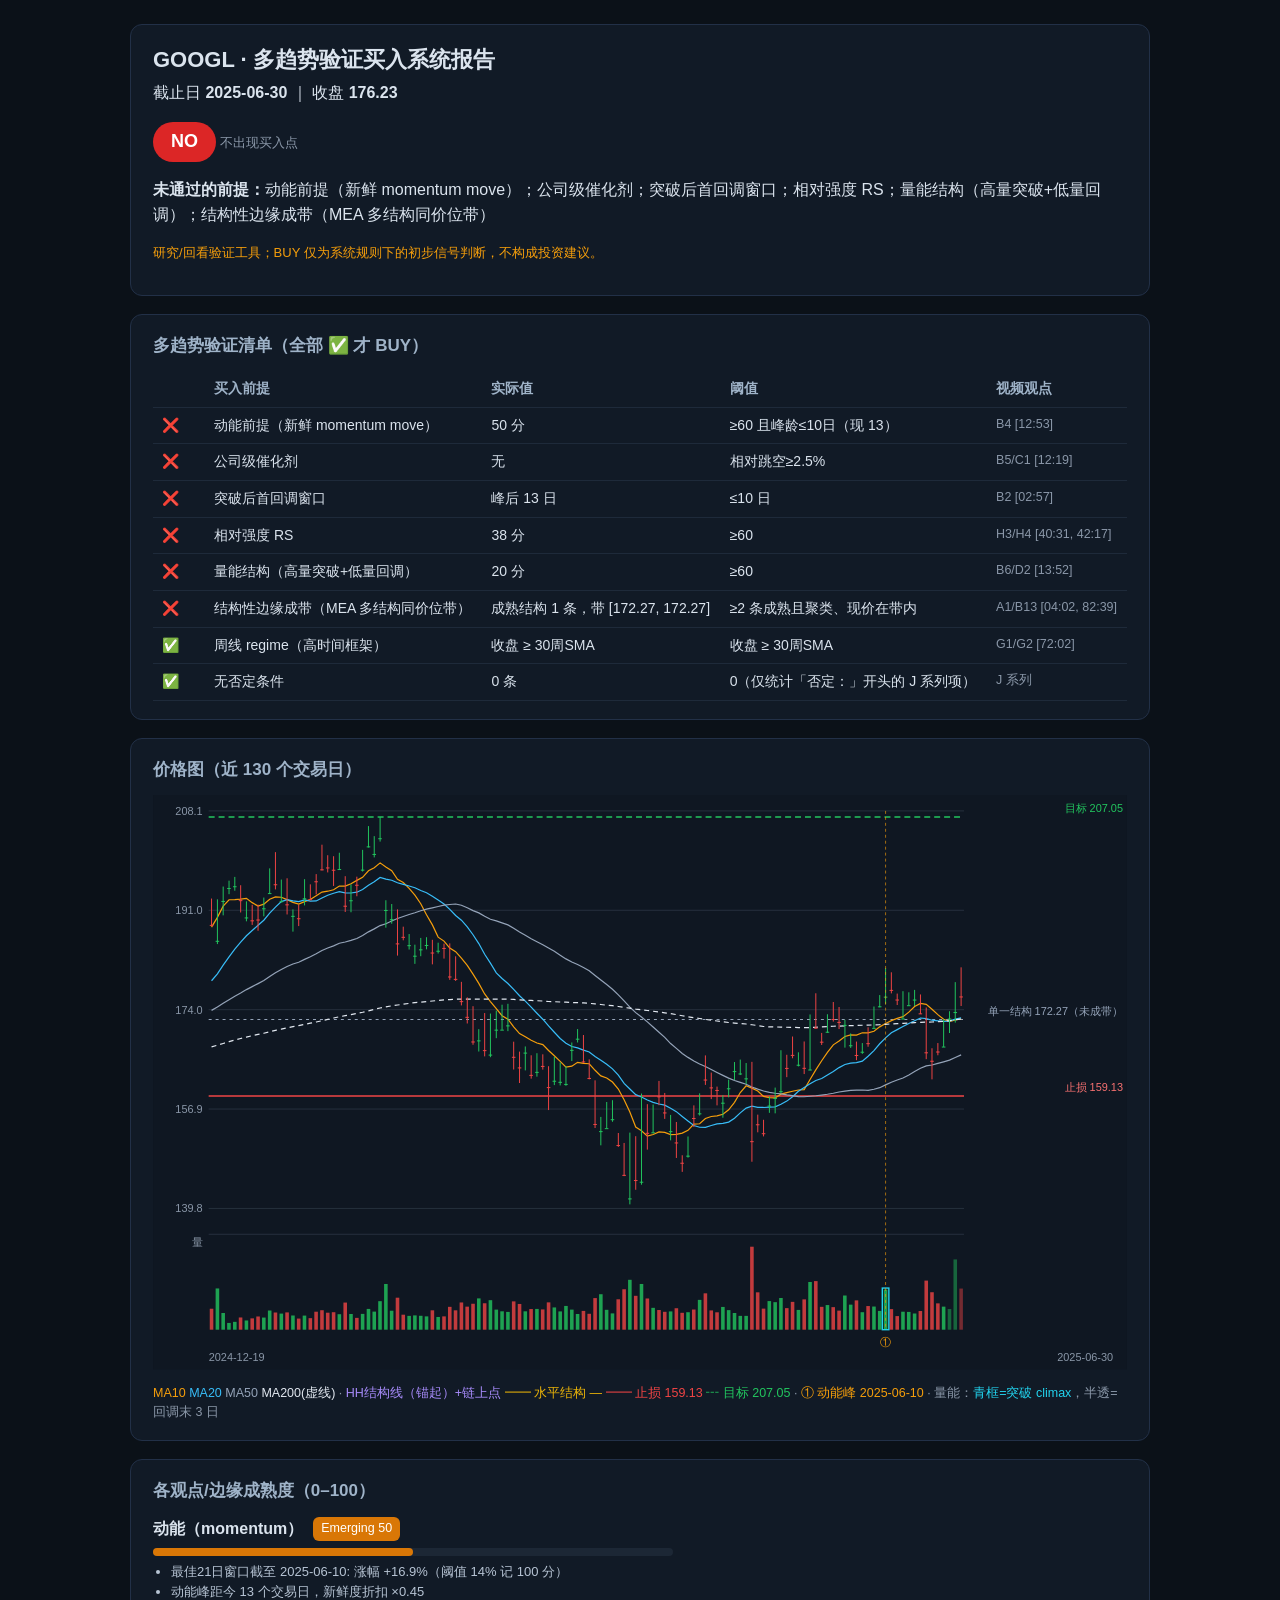
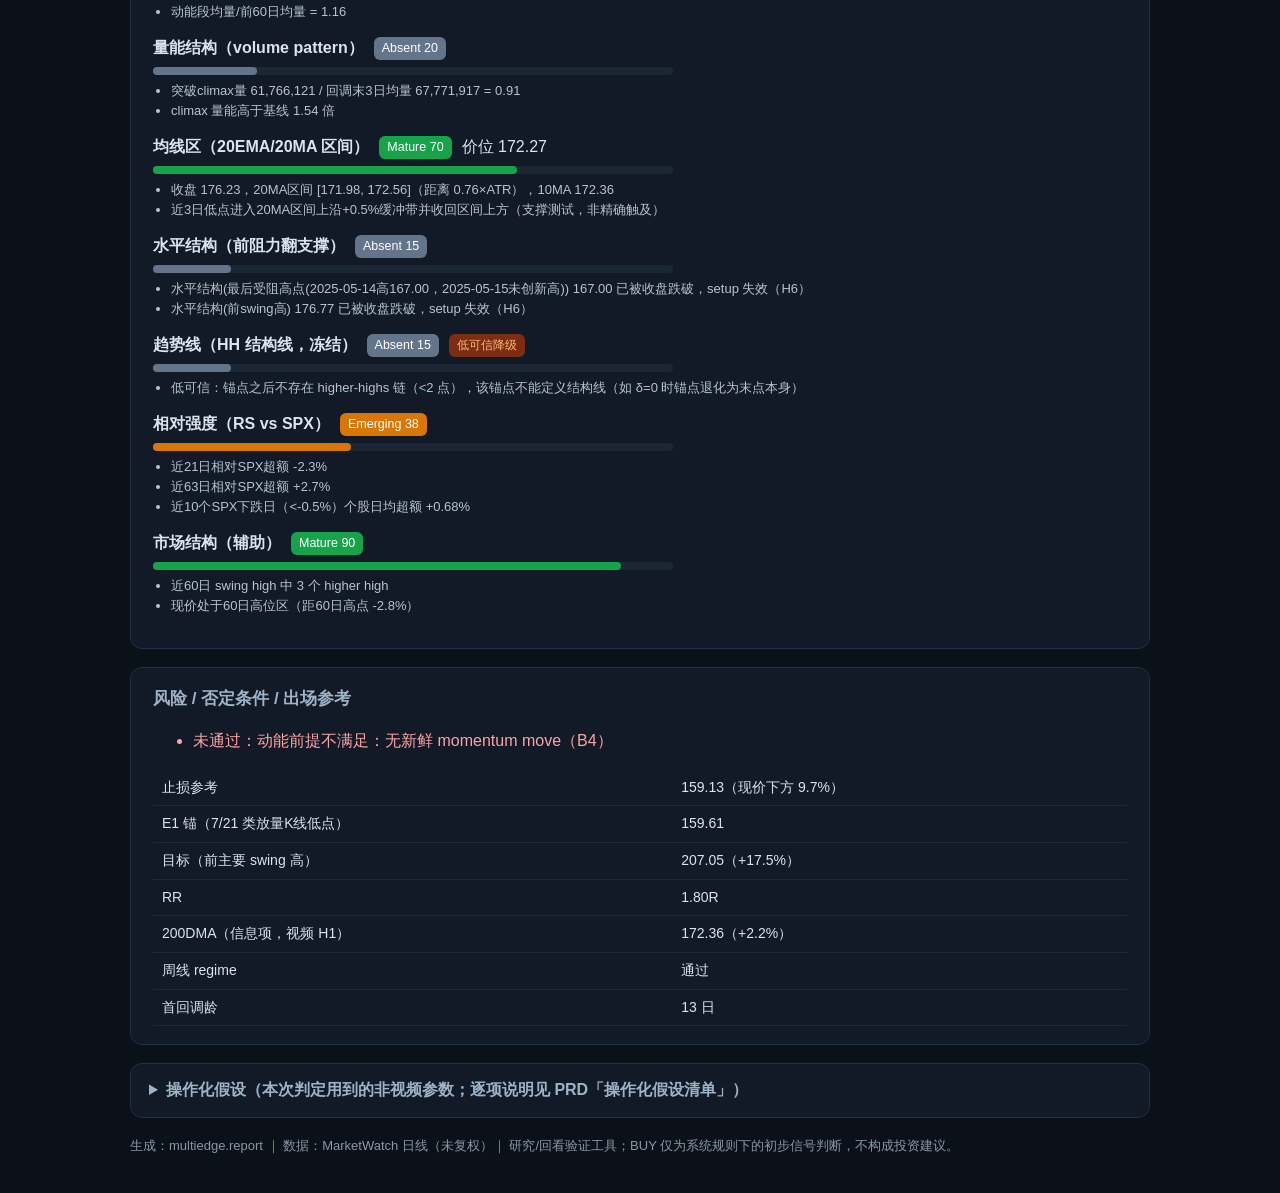
<file: reports/GOOGL_2025-06-30.html>
<!DOCTYPE html>
<html lang="zh-CN"><head><meta charset="utf-8">
<meta name="viewport" content="width=device-width, initial-scale=1">
<title>GOOGL 多趋势验证报告 2025-06-30</title>
<style>
body{font-family:-apple-system,"Segoe UI","Microsoft YaHei",sans-serif;background:#0b1118;color:#dbe4ee;margin:0;padding:24px;line-height:1.55}
.wrap{max-width:1020px;margin:0 auto}
.card{background:#111a26;border:1px solid #223047;border-radius:12px;padding:18px 22px;margin-bottom:18px}
h1{font-size:22px;margin:0 0 4px} h2{font-size:17px;margin:0 0 12px;color:#9fb3c8}
.verdict{display:inline-block;padding:6px 18px;border-radius:999px;color:#fff;font-weight:700;font-size:18px;background:#dc2626}
.muted{color:#8a97a8;font-size:13px} .num{font-variant-numeric:tabular-nums}
table{width:100%;border-collapse:collapse;font-size:14px}
th,td{text-align:left;padding:7px 9px;border-bottom:1px solid #1e2a3a;vertical-align:top}
th{color:#9fb3c8;font-weight:600} .vp{color:#8a97a8;font-size:12.5px}
.edge{margin-bottom:14px} .edge-head{display:flex;gap:10px;align-items:center;flex-wrap:wrap}
.state{color:#fff;border-radius:6px;padding:2px 8px;font-size:12.5px}
.bar{background:#1c2735;border-radius:6px;height:8px;margin:6px 0;max-width:520px}
.bar-fill{height:8px;border-radius:6px}
ul.ev{margin:6px 0 0 18px;padding:0;color:#b7c4d4;font-size:13px}
.badge-low{background:#7c2d12;color:#fdba74;border-radius:6px;padding:2px 8px;font-size:12px}
.legend{color:#8a97a8;font-size:12.5px;margin-top:6px}
details{background:#111a26;border:1px solid #223047;border-radius:12px;padding:14px 18px;margin-bottom:18px}
summary{cursor:pointer;font-weight:600;color:#9fb3c8}
.diff{background:#1a2433;border-left:3px solid #d97706;padding:8px 12px;margin:8px 0;font-size:13px;color:#cbd5e1}
.disc{color:#f59e0b;font-size:13px}
.risk li{color:#fca5a5}
a{color:#38bdf8}
</style></head><body><div class="wrap">

<div class="card">
<h1>GOOGL · 多趋势验证买入系统报告</h1>
<div>截止日 <b>2025-06-30</b> ｜ 收盘 <b class="num">176.23</b></div>
<p><span class="verdict">NO</span> <span class="muted">不出现买入点</span></p>
<p><b>未通过的前提：</b>动能前提（新鲜 momentum move）；公司级催化剂；突破后首回调窗口；相对强度 RS；量能结构（高量突破+低量回调）；结构性边缘成带（MEA 多结构同价位带）</p>
<p class="disc">研究/回看验证工具；BUY 仅为系统规则下的初步信号判断，不构成投资建议。</p>
</div>

<div class="card">
<h2>多趋势验证清单（全部 ✅ 才 BUY）</h2>
<table><thead><tr><th style="width:34px"></th><th>买入前提</th><th>实际值</th><th>阈值</th><th>视频观点</th></tr></thead>
<tbody><tr><td>❌</td><td>动能前提（新鲜 momentum move）</td><td class="num">50 分</td><td>≥60 且峰龄≤10日（现 13）</td><td class="vp">B4 [12:53]</td></tr><tr><td>❌</td><td>公司级催化剂</td><td class="num">无</td><td>相对跳空≥2.5%</td><td class="vp">B5/C1 [12:19]</td></tr><tr><td>❌</td><td>突破后首回调窗口</td><td class="num">峰后 13 日</td><td>≤10 日</td><td class="vp">B2 [02:57]</td></tr><tr><td>❌</td><td>相对强度 RS</td><td class="num">38 分</td><td>≥60</td><td class="vp">H3/H4 [40:31, 42:17]</td></tr><tr><td>❌</td><td>量能结构（高量突破+低量回调）</td><td class="num">20 分</td><td>≥60</td><td class="vp">B6/D2 [13:52]</td></tr><tr><td>❌</td><td>结构性边缘成带（MEA 多结构同价位带）</td><td class="num">成熟结构 1 条，带 [172.27, 172.27]</td><td>≥2 条成熟且聚类、现价在带内</td><td class="vp">A1/B13 [04:02, 82:39]</td></tr><tr><td>✅</td><td>周线 regime（高时间框架）</td><td class="num">收盘 ≥ 30周SMA</td><td>收盘 ≥ 30周SMA</td><td class="vp">G1/G2 [72:02]</td></tr><tr><td>✅</td><td>无否定条件</td><td class="num">0 条</td><td>0（仅统计「否定：」开头的 J 系列项）</td><td class="vp">J 系列</td></tr></tbody></table>
</div>

<div class="card">
<h2>价格图（近 130 个交易日）</h2>
<svg viewBox="0 0 980 578" xmlns="http://www.w3.org/2000/svg" role="img" aria-label="price chart" font-family="'Noto Sans CJK SC','Microsoft YaHei',sans-serif"><rect x="0" y="0" width="980" height="578" fill="#0f1722"/><line x1="56" y1="416.0" x2="816" y2="416.0" stroke="#26303d" stroke-width="1"/><text font-family="'Noto Sans CJK SC','Microsoft YaHei',sans-serif" x="50" y="420.0" fill="#8a97a8" font-size="11" text-anchor="end">139.8</text><line x1="56" y1="316.0" x2="816" y2="316.0" stroke="#26303d" stroke-width="1"/><text font-family="'Noto Sans CJK SC','Microsoft YaHei',sans-serif" x="50" y="320.0" fill="#8a97a8" font-size="11" text-anchor="end">156.9</text><line x1="56" y1="216.0" x2="816" y2="216.0" stroke="#26303d" stroke-width="1"/><text font-family="'Noto Sans CJK SC','Microsoft YaHei',sans-serif" x="50" y="220.0" fill="#8a97a8" font-size="11" text-anchor="end">174.0</text><line x1="56" y1="116.0" x2="816" y2="116.0" stroke="#26303d" stroke-width="1"/><text font-family="'Noto Sans CJK SC','Microsoft YaHei',sans-serif" x="50" y="120.0" fill="#8a97a8" font-size="11" text-anchor="end">191.0</text><line x1="56" y1="16.0" x2="816" y2="16.0" stroke="#26303d" stroke-width="1"/><text font-family="'Noto Sans CJK SC','Microsoft YaHei',sans-serif" x="50" y="20.0" fill="#8a97a8" font-size="11" text-anchor="end">208.1</text><line x1="56" y1="225.9" x2="816" y2="225.9" stroke="#94a3b8" stroke-width="1.2" stroke-dasharray="3,4"/><line x1="56" y1="302.9" x2="816" y2="302.9" stroke="#ef4444" stroke-width="1.4"/><line x1="56" y1="22.1" x2="816" y2="22.1" stroke="#22c55e" stroke-width="1.4" stroke-dasharray="6,4"/><text font-family="'Noto Sans CJK SC','Microsoft YaHei',sans-serif" x="976" y="17.1" fill="#22c55e" font-size="11" text-anchor="end">目标 207.05</text><text font-family="'Noto Sans CJK SC','Microsoft YaHei',sans-serif" x="976" y="220.9" fill="#94a3b8" font-size="11" text-anchor="end">单一结构 172.27（未成带）</text><text font-family="'Noto Sans CJK SC','Microsoft YaHei',sans-serif" x="976" y="297.9" fill="#f87171" font-size="11" text-anchor="end">止损 159.13</text><polyline points="58.9,132.9 64.8,123.1 70.6,111.8 76.5,105.4 82.3,105.3 88.2,104.8 94.0,104.0 99.8,108.3 105.7,111.8 111.5,109.8 117.4,104.9 123.2,102.5 129.1,102.9 134.9,105.3 140.8,108.0 146.6,109.8 152.5,107.3 158.3,105.2 164.2,101.3 170.0,97.7 175.8,96.8 181.7,95.3 187.5,91.6 193.4,91.7 199.2,89.3 205.1,85.9 210.9,82.8 216.8,76.3 222.6,73.2 228.5,68.3 234.3,72.5 240.2,76.2 246.0,84.9 251.8,88.0 257.7,93.9 263.5,100.8 269.4,109.4 275.2,120.5 281.1,130.7 286.9,143.0 292.8,147.0 298.6,154.0 304.5,157.6 310.3,164.1 316.2,171.4 322.0,180.3 327.8,189.5 333.7,200.2 339.5,207.8 345.4,215.0 351.2,222.1 357.1,225.5 362.9,233.3 368.8,240.0 374.6,243.3 380.5,246.7 386.3,249.5 392.2,251.1 398.0,257.1 403.8,262.4 409.7,268.0 415.5,273.8 421.4,272.8 427.2,269.0 433.1,270.1 438.9,270.4 444.8,277.0 450.6,282.6 456.5,284.7 462.3,288.8 468.2,295.9 474.0,306.6 479.8,318.9 485.7,334.1 491.5,337.8 497.4,343.3 503.2,341.6 509.1,339.0 514.9,339.5 520.8,341.7 526.6,341.4 532.5,340.2 538.3,337.4 544.2,331.2 550.0,330.8 555.8,325.5 561.7,323.5 567.5,322.8 573.4,321.3 579.2,316.7 585.1,309.2 590.9,299.4 596.8,292.6 602.6,294.9 608.5,297.8 614.3,303.2 620.2,304.5 626.0,304.8 631.8,301.0 637.7,299.4 643.5,298.1 649.4,296.8 655.2,296.4 661.1,286.3 666.9,276.6 672.8,267.4 678.6,258.9 684.5,251.4 690.3,247.6 696.2,243.0 702.0,241.4 707.8,241.6 713.7,239.2 719.5,239.4 725.4,237.7 731.2,233.3 737.1,229.9 742.9,227.0 748.8,224.8 754.6,223.0 760.5,218.5 766.3,212.8 772.2,209.7 778.0,210.6 783.8,215.6 789.7,221.0 795.5,225.7 801.4,227.9 807.2,226.2 813.1,225.4" fill="none" stroke="#f59e0b" stroke-width="1.2"/><polyline points="58.9,186.9 64.8,179.9 70.6,171.1 76.5,162.8 82.3,155.0 88.2,148.1 94.0,141.6 99.8,136.4 105.7,131.1 111.5,126.0 117.4,118.9 123.2,112.8 129.1,107.3 134.9,105.3 140.8,106.6 146.6,107.3 152.5,105.6 158.3,106.7 164.2,106.6 170.0,103.7 175.8,100.8 181.7,98.9 187.5,97.3 193.4,98.5 199.2,98.6 205.1,97.8 210.9,95.0 216.8,90.7 222.6,87.2 228.5,83.0 234.3,84.6 240.2,85.8 246.0,88.3 251.8,89.9 257.7,91.6 263.5,93.3 269.4,96.1 275.2,98.4 281.1,101.9 286.9,105.7 292.8,109.7 298.6,115.1 304.5,121.2 310.3,126.0 316.2,132.6 322.0,140.6 327.8,149.5 333.7,160.3 339.5,169.2 345.4,179.0 351.2,184.6 357.1,189.7 362.9,195.5 368.8,202.0 374.6,207.4 380.5,213.5 386.3,219.6 392.2,225.6 398.0,232.4 403.8,238.7 409.7,245.0 415.5,249.7 421.4,253.1 427.2,254.5 433.1,256.7 438.9,258.6 444.8,263.2 450.6,266.8 456.5,270.9 462.3,275.6 468.2,281.9 474.0,290.2 479.8,295.8 485.7,301.5 491.5,303.9 497.4,306.9 503.2,309.3 509.1,310.9 514.9,312.1 520.8,315.2 526.6,318.6 532.5,323.4 538.3,328.1 544.2,332.6 550.0,334.3 555.8,334.4 561.7,332.5 567.5,330.9 573.4,330.4 579.2,329.1 585.1,325.3 590.9,319.8 596.8,315.0 602.6,313.0 608.5,314.3 614.3,314.4 620.2,314.0 626.0,313.8 631.8,311.1 637.7,308.0 643.5,303.6 649.4,298.1 655.2,294.4 661.1,290.6 666.9,287.2 672.8,285.3 678.6,281.7 684.5,278.1 690.3,274.3 696.2,271.2 702.0,269.8 707.8,269.2 713.7,267.8 719.5,262.9 725.4,257.2 731.2,250.3 737.1,244.4 742.9,239.2 748.8,236.1 754.6,233.0 760.5,229.9 766.3,227.2 772.2,224.4 778.0,225.0 783.8,226.6 789.7,227.2 795.5,227.8 801.4,227.5 807.2,225.5 813.1,224.2" fill="none" stroke="#38bdf8" stroke-width="1.2"/><polyline points="58.9,216.7 64.8,213.2 70.6,209.6 76.5,205.9 82.3,202.4 88.2,199.2 94.0,195.8 99.8,192.8 105.7,189.8 111.5,186.7 117.4,182.7 123.2,178.9 129.1,175.5 134.9,172.6 140.8,170.0 146.6,168.3 152.5,165.4 158.3,162.8 164.2,159.7 170.0,156.4 175.8,153.9 181.7,151.8 187.5,149.2 193.4,147.9 199.2,146.3 205.1,144.4 210.9,141.4 216.8,137.7 222.6,134.7 228.5,131.4 234.3,129.5 240.2,126.7 246.0,124.3 251.8,122.2 257.7,120.2 263.5,118.5 269.4,116.5 275.2,114.9 281.1,113.5 286.9,112.2 292.8,110.8 298.6,110.2 304.5,109.7 310.3,110.9 316.2,113.5 322.0,116.3 327.8,118.6 333.7,122.1 339.5,125.0 345.4,126.7 351.2,128.7 357.1,130.7 362.9,134.1 368.8,137.8 374.6,141.1 380.5,144.7 386.3,147.7 392.2,150.6 398.0,154.0 403.8,157.3 409.7,161.2 415.5,164.9 421.4,168.0 427.2,170.6 433.1,173.6 438.9,176.8 444.8,181.6 450.6,186.2 456.5,190.7 462.3,195.5 468.2,201.1 474.0,207.2 479.8,213.5 485.7,219.0 491.5,223.3 497.4,228.3 503.2,233.4 509.1,238.7 514.9,243.9 520.8,250.1 526.6,254.9 532.5,260.0 538.3,264.0 544.2,267.7 550.0,270.7 555.8,273.2 561.7,276.2 567.5,279.2 573.4,282.1 579.2,284.9 585.1,287.3 590.9,289.1 596.8,291.0 602.6,293.8 608.5,296.0 614.3,297.8 620.2,299.2 626.0,300.1 631.8,300.7 637.7,301.8 643.5,302.5 649.4,303.4 655.2,303.6 661.1,303.1 666.9,302.6 672.8,301.9 678.6,301.1 684.5,300.1 690.3,298.8 696.2,297.9 702.0,297.2 707.8,296.9 713.7,296.8 719.5,297.1 725.4,296.1 731.2,294.5 737.1,291.7 742.9,289.0 748.8,286.8 754.6,284.8 760.5,281.7 766.3,278.2 772.2,275.0 778.0,272.5 783.8,271.7 789.7,270.1 795.5,268.5 801.4,266.8 807.2,264.2 813.1,261.5" fill="none" stroke="#94a3b8" stroke-width="1.2"/><polyline points="58.9,253.4 64.8,251.7 70.6,250.0 76.5,248.2 82.3,246.6 88.2,245.0 94.0,243.6 99.8,242.2 105.7,240.9 111.5,239.7 117.4,238.2 123.2,236.8 129.1,235.6 134.9,234.3 140.8,233.1 146.6,232.0 152.5,230.7 158.3,229.6 164.2,228.4 170.0,227.1 175.8,225.8 181.7,224.4 187.5,223.1 193.4,222.0 199.2,220.9 205.1,219.8 210.9,218.6 216.8,217.2 222.6,215.7 228.5,214.3 234.3,213.2 240.2,212.1 246.0,211.3 251.8,210.5 257.7,209.7 263.5,208.9 269.4,208.5 275.2,207.9 281.1,207.3 286.9,206.7 292.8,206.1 298.6,205.8 304.5,205.4 310.3,205.3 316.2,205.3 322.0,205.3 327.8,205.3 333.7,205.3 339.5,205.3 345.4,205.3 351.2,205.3 357.1,205.4 362.9,205.7 368.8,206.1 374.6,206.4 380.5,206.7 386.3,207.0 392.2,207.3 398.0,207.8 403.8,208.0 409.7,208.3 415.5,208.5 421.4,208.8 427.2,208.9 433.1,209.2 438.9,209.6 444.8,210.2 450.6,210.8 456.5,211.5 462.3,212.0 468.2,212.8 474.0,213.7 479.8,214.5 485.7,215.4 491.5,216.0 497.4,216.8 503.2,217.6 509.1,218.3 514.9,219.2 520.8,220.0 526.6,221.0 532.5,222.1 538.3,223.1 544.2,224.1 550.0,224.9 555.8,225.8 561.7,226.6 567.5,227.4 573.4,228.2 579.2,228.9 585.1,229.5 590.9,230.0 596.8,230.4 602.6,231.2 608.5,232.0 614.3,232.9 620.2,233.3 626.0,233.4 631.8,233.5 637.7,233.7 643.5,233.8 649.4,234.0 655.2,234.1 661.1,234.1 666.9,233.7 672.8,233.4 678.6,233.0 684.5,232.7 690.3,232.5 696.2,232.2 702.0,232.1 707.8,231.9 713.7,231.7 719.5,231.6 725.4,231.3 731.2,231.1 737.1,230.7 742.9,230.3 748.8,230.0 754.6,229.7 760.5,229.4 766.3,229.0 772.2,228.7 778.0,228.6 783.8,228.4 789.7,228.1 795.5,227.7 801.4,227.0 807.2,226.1 813.1,225.4" fill="none" stroke="#e2e8f0" stroke-width="1.2" stroke-dasharray="5,4"/><line x1="58.9" y1="104.2" x2="58.9" y2="131.5" stroke="#ef4444" stroke-width="1"/><rect x="57.1" y="130.7" width="3.6" height="1.0" fill="#ef4444"/><line x1="64.8" y1="105.0" x2="64.8" y2="150.0" stroke="#22c55e" stroke-width="1"/><rect x="63.0" y="146.7" width="3.6" height="1.0" fill="#22c55e"/><line x1="70.6" y1="92.1" x2="70.6" y2="121.1" stroke="#22c55e" stroke-width="1"/><rect x="68.8" y="106.6" width="3.6" height="1.0" fill="#22c55e"/><line x1="76.5" y1="86.2" x2="76.5" y2="99.8" stroke="#22c55e" stroke-width="1"/><rect x="74.6" y="93.6" width="3.6" height="1.0" fill="#22c55e"/><line x1="82.3" y1="82.4" x2="82.3" y2="96.3" stroke="#22c55e" stroke-width="1"/><rect x="80.5" y="91.8" width="3.6" height="1.0" fill="#22c55e"/><line x1="88.2" y1="90.8" x2="88.2" y2="118.2" stroke="#ef4444" stroke-width="1"/><rect x="86.3" y="105.8" width="3.6" height="1.0" fill="#ef4444"/><line x1="94.0" y1="107.0" x2="94.0" y2="127.1" stroke="#22c55e" stroke-width="1"/><rect x="92.2" y="123.2" width="3.6" height="1.0" fill="#22c55e"/><line x1="99.8" y1="110.5" x2="99.8" y2="130.7" stroke="#ef4444" stroke-width="1"/><rect x="98.0" y="126.1" width="3.6" height="1.0" fill="#ef4444"/><line x1="105.7" y1="110.3" x2="105.7" y2="136.6" stroke="#ef4444" stroke-width="1"/><rect x="103.9" y="125.3" width="3.6" height="1.0" fill="#ef4444"/><line x1="111.5" y1="103.2" x2="111.5" y2="122.1" stroke="#22c55e" stroke-width="1"/><rect x="109.7" y="114.0" width="3.6" height="1.0" fill="#22c55e"/><line x1="117.4" y1="73.8" x2="117.4" y2="99.4" stroke="#22c55e" stroke-width="1"/><rect x="115.6" y="98.7" width="3.6" height="1.0" fill="#22c55e"/><line x1="123.2" y1="57.5" x2="123.2" y2="95.0" stroke="#ef4444" stroke-width="1"/><rect x="121.4" y="89.8" width="3.6" height="1.0" fill="#ef4444"/><line x1="129.1" y1="85.1" x2="129.1" y2="108.0" stroke="#22c55e" stroke-width="1"/><rect x="127.3" y="106.9" width="3.6" height="1.0" fill="#22c55e"/><line x1="134.9" y1="83.8" x2="134.9" y2="120.2" stroke="#ef4444" stroke-width="1"/><rect x="133.1" y="110.0" width="3.6" height="1.0" fill="#ef4444"/><line x1="140.8" y1="115.1" x2="140.8" y2="137.5" stroke="#22c55e" stroke-width="1"/><rect x="139.0" y="121.6" width="3.6" height="1.0" fill="#22c55e"/><line x1="146.6" y1="110.4" x2="146.6" y2="131.9" stroke="#ef4444" stroke-width="1"/><rect x="144.8" y="124.0" width="3.6" height="1.0" fill="#ef4444"/><line x1="152.5" y1="84.7" x2="152.5" y2="111.1" stroke="#22c55e" stroke-width="1"/><rect x="150.6" y="103.9" width="3.6" height="1.0" fill="#22c55e"/><line x1="158.3" y1="89.9" x2="158.3" y2="105.5" stroke="#ef4444" stroke-width="1"/><rect x="156.5" y="104.9" width="3.6" height="1.0" fill="#ef4444"/><line x1="164.2" y1="79.6" x2="164.2" y2="100.0" stroke="#ef4444" stroke-width="1"/><rect x="162.3" y="86.8" width="3.6" height="1.0" fill="#ef4444"/><line x1="170.0" y1="50.0" x2="170.0" y2="75.9" stroke="#ef4444" stroke-width="1"/><rect x="168.2" y="74.8" width="3.6" height="1.0" fill="#ef4444"/><line x1="175.8" y1="60.6" x2="175.8" y2="77.9" stroke="#ef4444" stroke-width="1"/><rect x="174.0" y="72.9" width="3.6" height="1.0" fill="#ef4444"/><line x1="181.7" y1="61.6" x2="181.7" y2="91.5" stroke="#ef4444" stroke-width="1"/><rect x="179.9" y="75.2" width="3.6" height="1.0" fill="#ef4444"/><line x1="187.5" y1="58.1" x2="187.5" y2="75.1" stroke="#22c55e" stroke-width="1"/><rect x="185.7" y="74.5" width="3.6" height="1.0" fill="#22c55e"/><line x1="193.4" y1="81.7" x2="193.4" y2="117.7" stroke="#ef4444" stroke-width="1"/><rect x="191.6" y="111.4" width="3.6" height="1.0" fill="#ef4444"/><line x1="199.2" y1="89.9" x2="199.2" y2="118.0" stroke="#22c55e" stroke-width="1"/><rect x="197.4" y="105.9" width="3.6" height="1.0" fill="#22c55e"/><line x1="205.1" y1="82.2" x2="205.1" y2="101.9" stroke="#ef4444" stroke-width="1"/><rect x="203.3" y="90.3" width="3.6" height="1.0" fill="#ef4444"/><line x1="210.9" y1="55.2" x2="210.9" y2="77.0" stroke="#22c55e" stroke-width="1"/><rect x="209.1" y="75.1" width="3.6" height="1.0" fill="#22c55e"/><line x1="216.8" y1="31.3" x2="216.8" y2="52.8" stroke="#22c55e" stroke-width="1"/><rect x="215.0" y="51.7" width="3.6" height="1.0" fill="#22c55e"/><line x1="222.6" y1="41.4" x2="222.6" y2="62.8" stroke="#22c55e" stroke-width="1"/><rect x="220.8" y="59.3" width="3.6" height="1.0" fill="#22c55e"/><line x1="228.5" y1="22.1" x2="228.5" y2="46.9" stroke="#22c55e" stroke-width="1"/><rect x="226.6" y="43.5" width="3.6" height="1.0" fill="#22c55e"/><line x1="234.3" y1="105.9" x2="234.3" y2="133.5" stroke="#22c55e" stroke-width="1"/><rect x="232.5" y="115.7" width="3.6" height="1.0" fill="#22c55e"/><line x1="240.2" y1="109.7" x2="240.2" y2="129.5" stroke="#22c55e" stroke-width="1"/><rect x="238.3" y="124.9" width="3.6" height="1.0" fill="#22c55e"/><line x1="246.0" y1="115.1" x2="246.0" y2="161.6" stroke="#ef4444" stroke-width="1"/><rect x="244.2" y="149.3" width="3.6" height="1.0" fill="#ef4444"/><line x1="251.8" y1="132.5" x2="251.8" y2="146.2" stroke="#ef4444" stroke-width="1"/><rect x="250.0" y="142.7" width="3.6" height="1.0" fill="#ef4444"/><line x1="257.7" y1="139.9" x2="257.7" y2="155.5" stroke="#22c55e" stroke-width="1"/><rect x="255.9" y="151.1" width="3.6" height="1.0" fill="#22c55e"/><line x1="263.5" y1="150.6" x2="263.5" y2="169.9" stroke="#22c55e" stroke-width="1"/><rect x="261.7" y="161.7" width="3.6" height="1.0" fill="#22c55e"/><line x1="269.4" y1="143.8" x2="269.4" y2="162.2" stroke="#22c55e" stroke-width="1"/><rect x="267.6" y="155.3" width="3.6" height="1.0" fill="#22c55e"/><line x1="275.2" y1="143.1" x2="275.2" y2="155.3" stroke="#22c55e" stroke-width="1"/><rect x="273.4" y="150.9" width="3.6" height="1.0" fill="#22c55e"/><line x1="281.1" y1="145.7" x2="281.1" y2="170.4" stroke="#ef4444" stroke-width="1"/><rect x="279.3" y="158.5" width="3.6" height="1.0" fill="#ef4444"/><line x1="286.9" y1="148.6" x2="286.9" y2="159.5" stroke="#22c55e" stroke-width="1"/><rect x="285.1" y="156.7" width="3.6" height="1.0" fill="#22c55e"/><line x1="292.8" y1="149.5" x2="292.8" y2="164.6" stroke="#ef4444" stroke-width="1"/><rect x="291.0" y="153.9" width="3.6" height="1.0" fill="#ef4444"/><line x1="298.6" y1="149.3" x2="298.6" y2="186.0" stroke="#ef4444" stroke-width="1"/><rect x="296.8" y="182.6" width="3.6" height="1.0" fill="#ef4444"/><line x1="304.5" y1="162.3" x2="304.5" y2="187.1" stroke="#ef4444" stroke-width="1"/><rect x="302.6" y="185.0" width="3.6" height="1.0" fill="#ef4444"/><line x1="310.3" y1="188.0" x2="310.3" y2="211.7" stroke="#ef4444" stroke-width="1"/><rect x="308.5" y="207.4" width="3.6" height="1.0" fill="#ef4444"/><line x1="316.2" y1="203.6" x2="316.2" y2="229.9" stroke="#ef4444" stroke-width="1"/><rect x="314.3" y="223.2" width="3.6" height="1.0" fill="#ef4444"/><line x1="322.0" y1="212.5" x2="322.0" y2="251.3" stroke="#ef4444" stroke-width="1"/><rect x="320.2" y="248.0" width="3.6" height="1.0" fill="#ef4444"/><line x1="327.8" y1="235.6" x2="327.8" y2="258.1" stroke="#22c55e" stroke-width="1"/><rect x="326.0" y="246.9" width="3.6" height="1.0" fill="#22c55e"/><line x1="333.7" y1="219.4" x2="333.7" y2="263.0" stroke="#ef4444" stroke-width="1"/><rect x="331.9" y="256.7" width="3.6" height="1.0" fill="#ef4444"/><line x1="339.5" y1="219.9" x2="339.5" y2="263.8" stroke="#22c55e" stroke-width="1"/><rect x="337.7" y="261.2" width="3.6" height="1.0" fill="#22c55e"/><line x1="345.4" y1="217.0" x2="345.4" y2="244.7" stroke="#22c55e" stroke-width="1"/><rect x="343.6" y="236.1" width="3.6" height="1.0" fill="#22c55e"/><line x1="351.2" y1="211.0" x2="351.2" y2="236.3" stroke="#22c55e" stroke-width="1"/><rect x="349.4" y="236.1" width="3.6" height="1.0" fill="#22c55e"/><line x1="357.1" y1="210.1" x2="357.1" y2="237.6" stroke="#22c55e" stroke-width="1"/><rect x="355.3" y="231.8" width="3.6" height="1.0" fill="#22c55e"/><line x1="362.9" y1="248.2" x2="362.9" y2="276.2" stroke="#ef4444" stroke-width="1"/><rect x="361.1" y="263.4" width="3.6" height="1.0" fill="#ef4444"/><line x1="368.8" y1="258.2" x2="368.8" y2="289.8" stroke="#ef4444" stroke-width="1"/><rect x="367.0" y="274.1" width="3.6" height="1.0" fill="#ef4444"/><line x1="374.6" y1="253.0" x2="374.6" y2="277.1" stroke="#22c55e" stroke-width="1"/><rect x="372.8" y="259.2" width="3.6" height="1.0" fill="#22c55e"/><line x1="380.5" y1="261.9" x2="380.5" y2="285.4" stroke="#ef4444" stroke-width="1"/><rect x="378.6" y="281.6" width="3.6" height="1.0" fill="#ef4444"/><line x1="386.3" y1="259.8" x2="386.3" y2="283.4" stroke="#22c55e" stroke-width="1"/><rect x="384.5" y="278.6" width="3.6" height="1.0" fill="#22c55e"/><line x1="392.2" y1="260.9" x2="392.2" y2="276.3" stroke="#ef4444" stroke-width="1"/><rect x="390.3" y="272.6" width="3.6" height="1.0" fill="#ef4444"/><line x1="398.0" y1="272.9" x2="398.0" y2="317.0" stroke="#ef4444" stroke-width="1"/><rect x="396.2" y="293.9" width="3.6" height="1.0" fill="#ef4444"/><line x1="403.8" y1="263.4" x2="403.8" y2="291.9" stroke="#22c55e" stroke-width="1"/><rect x="402.0" y="287.5" width="3.6" height="1.0" fill="#22c55e"/><line x1="409.7" y1="269.1" x2="409.7" y2="292.2" stroke="#22c55e" stroke-width="1"/><rect x="407.9" y="288.6" width="3.6" height="1.0" fill="#22c55e"/><line x1="415.5" y1="272.9" x2="415.5" y2="292.6" stroke="#22c55e" stroke-width="1"/><rect x="413.7" y="290.7" width="3.6" height="1.0" fill="#22c55e"/><line x1="421.4" y1="249.0" x2="421.4" y2="267.7" stroke="#22c55e" stroke-width="1"/><rect x="419.6" y="256.4" width="3.6" height="1.0" fill="#22c55e"/><line x1="427.2" y1="235.5" x2="427.2" y2="249.0" stroke="#22c55e" stroke-width="1"/><rect x="425.4" y="245.2" width="3.6" height="1.0" fill="#22c55e"/><line x1="433.1" y1="241.5" x2="433.1" y2="269.4" stroke="#ef4444" stroke-width="1"/><rect x="431.3" y="268.1" width="3.6" height="1.0" fill="#ef4444"/><line x1="438.9" y1="266.0" x2="438.9" y2="286.1" stroke="#ef4444" stroke-width="1"/><rect x="437.1" y="284.7" width="3.6" height="1.0" fill="#ef4444"/><line x1="444.8" y1="287.1" x2="444.8" y2="335.1" stroke="#ef4444" stroke-width="1"/><rect x="443.0" y="331.0" width="3.6" height="1.0" fill="#ef4444"/><line x1="450.6" y1="323.9" x2="450.6" y2="352.5" stroke="#22c55e" stroke-width="1"/><rect x="448.8" y="338.2" width="3.6" height="1.0" fill="#22c55e"/><line x1="456.5" y1="308.9" x2="456.5" y2="335.2" stroke="#22c55e" stroke-width="1"/><rect x="454.6" y="335.2" width="3.6" height="1.0" fill="#22c55e"/><line x1="462.3" y1="307.1" x2="462.3" y2="328.8" stroke="#22c55e" stroke-width="1"/><rect x="460.5" y="326.2" width="3.6" height="1.0" fill="#22c55e"/><line x1="468.2" y1="340.1" x2="468.2" y2="354.1" stroke="#ef4444" stroke-width="1"/><rect x="466.3" y="352.2" width="3.6" height="1.0" fill="#ef4444"/><line x1="474.0" y1="350.1" x2="474.0" y2="383.5" stroke="#ef4444" stroke-width="1"/><rect x="472.2" y="382.2" width="3.6" height="1.0" fill="#ef4444"/><line x1="479.8" y1="339.7" x2="479.8" y2="411.9" stroke="#22c55e" stroke-width="1"/><rect x="478.0" y="405.9" width="3.6" height="1.0" fill="#22c55e"/><line x1="485.7" y1="343.3" x2="485.7" y2="397.2" stroke="#ef4444" stroke-width="1"/><rect x="483.9" y="387.4" width="3.6" height="1.0" fill="#ef4444"/><line x1="491.5" y1="300.4" x2="491.5" y2="392.1" stroke="#22c55e" stroke-width="1"/><rect x="489.7" y="389.1" width="3.6" height="1.0" fill="#22c55e"/><line x1="497.4" y1="311.1" x2="497.4" y2="356.8" stroke="#ef4444" stroke-width="1"/><rect x="495.6" y="339.9" width="3.6" height="1.0" fill="#ef4444"/><line x1="503.2" y1="311.4" x2="503.2" y2="339.9" stroke="#22c55e" stroke-width="1"/><rect x="501.4" y="339.4" width="3.6" height="1.0" fill="#22c55e"/><line x1="509.1" y1="287.7" x2="509.1" y2="312.1" stroke="#ef4444" stroke-width="1"/><rect x="507.3" y="303.2" width="3.6" height="1.0" fill="#ef4444"/><line x1="514.9" y1="299.8" x2="514.9" y2="325.9" stroke="#ef4444" stroke-width="1"/><rect x="513.1" y="319.4" width="3.6" height="1.0" fill="#ef4444"/><line x1="520.8" y1="321.9" x2="520.8" y2="347.5" stroke="#22c55e" stroke-width="1"/><rect x="519.0" y="338.2" width="3.6" height="1.0" fill="#22c55e"/><line x1="526.6" y1="329.0" x2="526.6" y2="365.2" stroke="#ef4444" stroke-width="1"/><rect x="524.8" y="349.6" width="3.6" height="1.0" fill="#ef4444"/><line x1="532.5" y1="362.5" x2="532.5" y2="379.2" stroke="#ef4444" stroke-width="1"/><rect x="530.6" y="370.0" width="3.6" height="1.0" fill="#ef4444"/><line x1="538.3" y1="343.6" x2="538.3" y2="364.9" stroke="#22c55e" stroke-width="1"/><rect x="536.5" y="362.9" width="3.6" height="1.0" fill="#22c55e"/><line x1="544.2" y1="312.3" x2="544.2" y2="334.1" stroke="#ef4444" stroke-width="1"/><rect x="542.3" y="325.0" width="3.6" height="1.0" fill="#ef4444"/><line x1="550.0" y1="300.2" x2="550.0" y2="322.5" stroke="#22c55e" stroke-width="1"/><rect x="548.2" y="320.3" width="3.6" height="1.0" fill="#22c55e"/><line x1="555.8" y1="262.0" x2="555.8" y2="291.7" stroke="#ef4444" stroke-width="1"/><rect x="554.0" y="286.3" width="3.6" height="1.0" fill="#ef4444"/><line x1="561.7" y1="279.3" x2="561.7" y2="306.0" stroke="#ef4444" stroke-width="1"/><rect x="559.9" y="294.2" width="3.6" height="1.0" fill="#ef4444"/><line x1="567.5" y1="293.4" x2="567.5" y2="312.3" stroke="#ef4444" stroke-width="1"/><rect x="565.7" y="296.8" width="3.6" height="1.0" fill="#ef4444"/><line x1="573.4" y1="302.1" x2="573.4" y2="324.7" stroke="#22c55e" stroke-width="1"/><rect x="571.6" y="309.6" width="3.6" height="1.0" fill="#22c55e"/><line x1="579.2" y1="286.4" x2="579.2" y2="304.2" stroke="#22c55e" stroke-width="1"/><rect x="577.4" y="295.1" width="3.6" height="1.0" fill="#22c55e"/><line x1="585.1" y1="268.7" x2="585.1" y2="286.8" stroke="#22c55e" stroke-width="1"/><rect x="583.3" y="277.8" width="3.6" height="1.0" fill="#22c55e"/><line x1="590.9" y1="266.2" x2="590.9" y2="281.8" stroke="#22c55e" stroke-width="1"/><rect x="589.1" y="280.2" width="3.6" height="1.0" fill="#22c55e"/><line x1="596.8" y1="269.7" x2="596.8" y2="290.8" stroke="#22c55e" stroke-width="1"/><rect x="595.0" y="285.1" width="3.6" height="1.0" fill="#22c55e"/><line x1="602.6" y1="268.5" x2="602.6" y2="369.0" stroke="#ef4444" stroke-width="1"/><rect x="600.8" y="348.3" width="3.6" height="1.0" fill="#ef4444"/><line x1="608.5" y1="321.6" x2="608.5" y2="339.4" stroke="#ef4444" stroke-width="1"/><rect x="606.6" y="331.3" width="3.6" height="1.0" fill="#ef4444"/><line x1="614.3" y1="326.8" x2="614.3" y2="343.5" stroke="#ef4444" stroke-width="1"/><rect x="612.5" y="340.3" width="3.6" height="1.0" fill="#ef4444"/><line x1="620.2" y1="303.1" x2="620.2" y2="319.8" stroke="#22c55e" stroke-width="1"/><rect x="618.3" y="312.5" width="3.6" height="1.0" fill="#22c55e"/><line x1="626.0" y1="294.4" x2="626.0" y2="320.3" stroke="#22c55e" stroke-width="1"/><rect x="624.2" y="304.9" width="3.6" height="1.0" fill="#22c55e"/><line x1="631.8" y1="256.8" x2="631.8" y2="300.1" stroke="#22c55e" stroke-width="1"/><rect x="630.0" y="298.0" width="3.6" height="1.0" fill="#22c55e"/><line x1="637.7" y1="261.4" x2="637.7" y2="283.9" stroke="#ef4444" stroke-width="1"/><rect x="635.9" y="274.6" width="3.6" height="1.0" fill="#ef4444"/><line x1="643.5" y1="243.0" x2="643.5" y2="264.9" stroke="#ef4444" stroke-width="1"/><rect x="641.7" y="261.5" width="3.6" height="1.0" fill="#ef4444"/><line x1="649.4" y1="258.9" x2="649.4" y2="273.1" stroke="#22c55e" stroke-width="1"/><rect x="647.6" y="271.4" width="3.6" height="1.0" fill="#22c55e"/><line x1="655.2" y1="248.0" x2="655.2" y2="280.8" stroke="#ef4444" stroke-width="1"/><rect x="653.4" y="274.5" width="3.6" height="1.0" fill="#ef4444"/><line x1="661.1" y1="220.8" x2="661.1" y2="276.9" stroke="#22c55e" stroke-width="1"/><rect x="659.3" y="276.2" width="3.6" height="1.0" fill="#22c55e"/><line x1="666.9" y1="199.5" x2="666.9" y2="235.0" stroke="#ef4444" stroke-width="1"/><rect x="665.1" y="234.1" width="3.6" height="1.0" fill="#ef4444"/><line x1="672.8" y1="239.4" x2="672.8" y2="251.5" stroke="#ef4444" stroke-width="1"/><rect x="671.0" y="248.2" width="3.6" height="1.0" fill="#ef4444"/><line x1="678.6" y1="220.6" x2="678.6" y2="239.2" stroke="#22c55e" stroke-width="1"/><rect x="676.8" y="238.2" width="3.6" height="1.0" fill="#22c55e"/><line x1="684.5" y1="208.3" x2="684.5" y2="228.0" stroke="#ef4444" stroke-width="1"/><rect x="682.6" y="225.4" width="3.6" height="1.0" fill="#ef4444"/><line x1="690.3" y1="213.3" x2="690.3" y2="235.5" stroke="#ef4444" stroke-width="1"/><rect x="688.5" y="228.3" width="3.6" height="1.0" fill="#ef4444"/><line x1="696.2" y1="226.2" x2="696.2" y2="254.2" stroke="#22c55e" stroke-width="1"/><rect x="694.3" y="231.3" width="3.6" height="1.0" fill="#22c55e"/><line x1="702.0" y1="239.9" x2="702.0" y2="254.5" stroke="#22c55e" stroke-width="1"/><rect x="700.2" y="251.8" width="3.6" height="1.0" fill="#22c55e"/><line x1="707.8" y1="248.1" x2="707.8" y2="266.8" stroke="#ef4444" stroke-width="1"/><rect x="706.0" y="261.6" width="3.6" height="1.0" fill="#ef4444"/><line x1="713.7" y1="249.6" x2="713.7" y2="260.5" stroke="#22c55e" stroke-width="1"/><rect x="711.9" y="258.3" width="3.6" height="1.0" fill="#22c55e"/><line x1="719.5" y1="233.7" x2="719.5" y2="253.3" stroke="#ef4444" stroke-width="1"/><rect x="717.7" y="249.7" width="3.6" height="1.0" fill="#ef4444"/><line x1="725.4" y1="212.8" x2="725.4" y2="234.3" stroke="#22c55e" stroke-width="1"/><rect x="723.6" y="234.3" width="3.6" height="1.0" fill="#22c55e"/><line x1="731.2" y1="201.3" x2="731.2" y2="213.6" stroke="#22c55e" stroke-width="1"/><rect x="729.4" y="212.6" width="3.6" height="1.0" fill="#22c55e"/><line x1="737.1" y1="174.1" x2="737.1" y2="210.4" stroke="#22c55e" stroke-width="1"/><rect x="735.3" y="202.9" width="3.6" height="1.0" fill="#22c55e"/><line x1="742.9" y1="178.4" x2="742.9" y2="199.6" stroke="#ef4444" stroke-width="1"/><rect x="741.1" y="196.1" width="3.6" height="1.0" fill="#ef4444"/><line x1="748.8" y1="199.8" x2="748.8" y2="211.3" stroke="#ef4444" stroke-width="1"/><rect x="747.0" y="205.8" width="3.6" height="1.0" fill="#ef4444"/><line x1="754.6" y1="197.4" x2="754.6" y2="225.2" stroke="#22c55e" stroke-width="1"/><rect x="752.8" y="224.9" width="3.6" height="1.0" fill="#22c55e"/><line x1="760.5" y1="198.5" x2="760.5" y2="211.9" stroke="#22c55e" stroke-width="1"/><rect x="758.6" y="211.5" width="3.6" height="1.0" fill="#22c55e"/><line x1="766.3" y1="196.1" x2="766.3" y2="212.3" stroke="#22c55e" stroke-width="1"/><rect x="764.5" y="205.8" width="3.6" height="1.0" fill="#22c55e"/><line x1="772.2" y1="200.7" x2="772.2" y2="220.4" stroke="#ef4444" stroke-width="1"/><rect x="770.3" y="219.7" width="3.6" height="1.0" fill="#ef4444"/><line x1="778.0" y1="213.8" x2="778.0" y2="265.8" stroke="#ef4444" stroke-width="1"/><rect x="776.2" y="258.9" width="3.6" height="1.0" fill="#ef4444"/><line x1="783.8" y1="254.8" x2="783.8" y2="286.1" stroke="#ef4444" stroke-width="1"/><rect x="782.0" y="267.4" width="3.6" height="1.0" fill="#ef4444"/><line x1="789.7" y1="249.6" x2="789.7" y2="261.9" stroke="#ef4444" stroke-width="1"/><rect x="787.9" y="258.1" width="3.6" height="1.0" fill="#ef4444"/><line x1="795.5" y1="225.4" x2="795.5" y2="253.5" stroke="#22c55e" stroke-width="1"/><rect x="793.7" y="253.1" width="3.6" height="1.0" fill="#22c55e"/><line x1="801.4" y1="217.6" x2="801.4" y2="239.5" stroke="#22c55e" stroke-width="1"/><rect x="799.6" y="224.9" width="3.6" height="1.0" fill="#22c55e"/><line x1="807.2" y1="188.3" x2="807.2" y2="229.0" stroke="#22c55e" stroke-width="1"/><rect x="805.4" y="218.4" width="3.6" height="1.0" fill="#22c55e"/><line x1="813.1" y1="173.4" x2="813.1" y2="212.3" stroke="#ef4444" stroke-width="1"/><rect x="811.3" y="202.7" width="3.6" height="1.0" fill="#ef4444"/><line x1="56" y1="442" x2="816" y2="442" stroke="#26303d" stroke-width="1"/><text font-family="'Noto Sans CJK SC','Microsoft YaHei',sans-serif" x="50" y="454" fill="#8a97a8" font-size="11" text-anchor="end">量</text><rect x="57.1" y="516.9" width="3.6" height="21.1" fill="#ef4444" opacity="0.8"/><rect x="63.0" y="496.5" width="3.6" height="41.5" fill="#22c55e" opacity="0.8"/><rect x="68.8" y="521.2" width="3.6" height="16.8" fill="#22c55e" opacity="0.8"/><rect x="74.6" y="531.2" width="3.6" height="6.8" fill="#22c55e" opacity="0.8"/><rect x="80.5" y="530.1" width="3.6" height="7.9" fill="#22c55e" opacity="0.8"/><rect x="86.3" y="525.7" width="3.6" height="12.3" fill="#ef4444" opacity="0.8"/><rect x="92.2" y="528.7" width="3.6" height="9.3" fill="#22c55e" opacity="0.8"/><rect x="98.0" y="526.6" width="3.6" height="11.4" fill="#ef4444" opacity="0.8"/><rect x="103.9" y="524.7" width="3.6" height="13.3" fill="#ef4444" opacity="0.8"/><rect x="109.7" y="525.8" width="3.6" height="12.2" fill="#22c55e" opacity="0.8"/><rect x="115.6" y="518.7" width="3.6" height="19.3" fill="#22c55e" opacity="0.8"/><rect x="121.4" y="520.7" width="3.6" height="17.3" fill="#ef4444" opacity="0.8"/><rect x="127.3" y="521.8" width="3.6" height="16.2" fill="#22c55e" opacity="0.8"/><rect x="133.1" y="520.6" width="3.6" height="17.4" fill="#ef4444" opacity="0.8"/><rect x="139.0" y="523.7" width="3.6" height="14.3" fill="#22c55e" opacity="0.8"/><rect x="144.8" y="526.8" width="3.6" height="11.2" fill="#ef4444" opacity="0.8"/><rect x="150.6" y="523.8" width="3.6" height="14.2" fill="#22c55e" opacity="0.8"/><rect x="156.5" y="526.4" width="3.6" height="11.6" fill="#ef4444" opacity="0.8"/><rect x="162.3" y="519.9" width="3.6" height="18.1" fill="#ef4444" opacity="0.8"/><rect x="168.2" y="518.4" width="3.6" height="19.6" fill="#ef4444" opacity="0.8"/><rect x="174.0" y="520.9" width="3.6" height="17.1" fill="#ef4444" opacity="0.8"/><rect x="179.9" y="520.4" width="3.6" height="17.6" fill="#ef4444" opacity="0.8"/><rect x="185.7" y="522.4" width="3.6" height="15.6" fill="#22c55e" opacity="0.8"/><rect x="191.6" y="510.7" width="3.6" height="27.3" fill="#ef4444" opacity="0.8"/><rect x="197.4" y="522.2" width="3.6" height="15.8" fill="#22c55e" opacity="0.8"/><rect x="203.3" y="526.1" width="3.6" height="11.9" fill="#ef4444" opacity="0.8"/><rect x="209.1" y="522.1" width="3.6" height="15.9" fill="#22c55e" opacity="0.8"/><rect x="215.0" y="517.1" width="3.6" height="20.9" fill="#22c55e" opacity="0.8"/><rect x="220.8" y="519.8" width="3.6" height="18.2" fill="#22c55e" opacity="0.8"/><rect x="226.6" y="509.3" width="3.6" height="28.7" fill="#22c55e" opacity="0.8"/><rect x="232.5" y="492.0" width="3.6" height="46.0" fill="#22c55e" opacity="0.8"/><rect x="238.3" y="518.9" width="3.6" height="19.1" fill="#22c55e" opacity="0.8"/><rect x="244.2" y="505.8" width="3.6" height="32.2" fill="#ef4444" opacity="0.8"/><rect x="250.0" y="522.9" width="3.6" height="15.1" fill="#ef4444" opacity="0.8"/><rect x="255.9" y="524.1" width="3.6" height="13.9" fill="#22c55e" opacity="0.8"/><rect x="261.7" y="523.6" width="3.6" height="14.4" fill="#22c55e" opacity="0.8"/><rect x="267.6" y="524.0" width="3.6" height="14.0" fill="#22c55e" opacity="0.8"/><rect x="273.4" y="524.6" width="3.6" height="13.4" fill="#22c55e" opacity="0.8"/><rect x="279.3" y="518.5" width="3.6" height="19.5" fill="#ef4444" opacity="0.8"/><rect x="285.1" y="525.2" width="3.6" height="12.8" fill="#22c55e" opacity="0.8"/><rect x="291.0" y="524.6" width="3.6" height="13.4" fill="#ef4444" opacity="0.8"/><rect x="296.8" y="515.0" width="3.6" height="23.0" fill="#ef4444" opacity="0.8"/><rect x="302.6" y="518.5" width="3.6" height="19.5" fill="#ef4444" opacity="0.8"/><rect x="308.5" y="510.6" width="3.6" height="27.4" fill="#ef4444" opacity="0.8"/><rect x="314.3" y="514.8" width="3.6" height="23.2" fill="#ef4444" opacity="0.8"/><rect x="320.2" y="511.9" width="3.6" height="26.1" fill="#ef4444" opacity="0.8"/><rect x="326.0" y="506.5" width="3.6" height="31.5" fill="#22c55e" opacity="0.8"/><rect x="331.9" y="511.4" width="3.6" height="26.6" fill="#ef4444" opacity="0.8"/><rect x="337.7" y="508.3" width="3.6" height="29.7" fill="#22c55e" opacity="0.8"/><rect x="343.6" y="517.8" width="3.6" height="20.2" fill="#22c55e" opacity="0.8"/><rect x="349.4" y="519.5" width="3.6" height="18.5" fill="#22c55e" opacity="0.8"/><rect x="355.3" y="520.1" width="3.6" height="17.9" fill="#22c55e" opacity="0.8"/><rect x="361.1" y="509.5" width="3.6" height="28.5" fill="#ef4444" opacity="0.8"/><rect x="367.0" y="512.1" width="3.6" height="25.9" fill="#ef4444" opacity="0.8"/><rect x="372.8" y="519.5" width="3.6" height="18.5" fill="#22c55e" opacity="0.8"/><rect x="378.6" y="517.2" width="3.6" height="20.8" fill="#ef4444" opacity="0.8"/><rect x="384.5" y="517.1" width="3.6" height="20.9" fill="#22c55e" opacity="0.8"/><rect x="390.3" y="517.6" width="3.6" height="20.4" fill="#ef4444" opacity="0.8"/><rect x="396.2" y="510.5" width="3.6" height="27.5" fill="#ef4444" opacity="0.8"/><rect x="402.0" y="515.6" width="3.6" height="22.4" fill="#22c55e" opacity="0.8"/><rect x="407.9" y="519.6" width="3.6" height="18.4" fill="#22c55e" opacity="0.8"/><rect x="413.7" y="514.1" width="3.6" height="23.9" fill="#22c55e" opacity="0.8"/><rect x="419.6" y="517.8" width="3.6" height="20.2" fill="#22c55e" opacity="0.8"/><rect x="425.4" y="522.2" width="3.6" height="15.8" fill="#22c55e" opacity="0.8"/><rect x="431.3" y="519.1" width="3.6" height="18.9" fill="#ef4444" opacity="0.8"/><rect x="437.1" y="522.0" width="3.6" height="16.0" fill="#ef4444" opacity="0.8"/><rect x="443.0" y="506.2" width="3.6" height="31.8" fill="#ef4444" opacity="0.8"/><rect x="448.8" y="502.3" width="3.6" height="35.7" fill="#22c55e" opacity="0.8"/><rect x="454.6" y="518.0" width="3.6" height="20.0" fill="#22c55e" opacity="0.8"/><rect x="460.5" y="521.6" width="3.6" height="16.4" fill="#22c55e" opacity="0.8"/><rect x="466.3" y="507.4" width="3.6" height="30.6" fill="#ef4444" opacity="0.8"/><rect x="472.2" y="497.3" width="3.6" height="40.7" fill="#ef4444" opacity="0.8"/><rect x="478.0" y="487.8" width="3.6" height="50.2" fill="#22c55e" opacity="0.8"/><rect x="483.9" y="503.9" width="3.6" height="34.1" fill="#ef4444" opacity="0.8"/><rect x="489.7" y="492.0" width="3.6" height="46.0" fill="#22c55e" opacity="0.8"/><rect x="495.6" y="506.6" width="3.6" height="31.4" fill="#ef4444" opacity="0.8"/><rect x="501.4" y="516.0" width="3.6" height="22.0" fill="#22c55e" opacity="0.8"/><rect x="507.3" y="518.2" width="3.6" height="19.8" fill="#ef4444" opacity="0.8"/><rect x="513.1" y="520.0" width="3.6" height="18.0" fill="#ef4444" opacity="0.8"/><rect x="519.0" y="519.6" width="3.6" height="18.4" fill="#22c55e" opacity="0.8"/><rect x="524.8" y="516.4" width="3.6" height="21.6" fill="#ef4444" opacity="0.8"/><rect x="530.6" y="521.0" width="3.6" height="17.0" fill="#ef4444" opacity="0.8"/><rect x="536.5" y="520.4" width="3.6" height="17.6" fill="#22c55e" opacity="0.8"/><rect x="542.3" y="517.7" width="3.6" height="20.3" fill="#ef4444" opacity="0.8"/><rect x="548.2" y="508.0" width="3.6" height="30.0" fill="#22c55e" opacity="0.8"/><rect x="554.0" y="501.4" width="3.6" height="36.6" fill="#ef4444" opacity="0.8"/><rect x="559.9" y="518.6" width="3.6" height="19.4" fill="#ef4444" opacity="0.8"/><rect x="565.7" y="520.5" width="3.6" height="17.5" fill="#ef4444" opacity="0.8"/><rect x="571.6" y="515.1" width="3.6" height="22.9" fill="#22c55e" opacity="0.8"/><rect x="577.4" y="518.3" width="3.6" height="19.7" fill="#22c55e" opacity="0.8"/><rect x="583.3" y="521.2" width="3.6" height="16.8" fill="#22c55e" opacity="0.8"/><rect x="589.1" y="524.1" width="3.6" height="13.9" fill="#22c55e" opacity="0.8"/><rect x="595.0" y="524.1" width="3.6" height="13.9" fill="#22c55e" opacity="0.8"/><rect x="600.8" y="454.5" width="3.6" height="83.5" fill="#ef4444" opacity="0.8"/><rect x="606.6" y="500.4" width="3.6" height="37.6" fill="#ef4444" opacity="0.8"/><rect x="612.5" y="516.8" width="3.6" height="21.2" fill="#ef4444" opacity="0.8"/><rect x="618.3" y="509.2" width="3.6" height="28.8" fill="#22c55e" opacity="0.8"/><rect x="624.2" y="510.3" width="3.6" height="27.7" fill="#22c55e" opacity="0.8"/><rect x="630.0" y="506.1" width="3.6" height="31.9" fill="#22c55e" opacity="0.8"/><rect x="635.9" y="516.3" width="3.6" height="21.7" fill="#ef4444" opacity="0.8"/><rect x="641.7" y="510.0" width="3.6" height="28.0" fill="#ef4444" opacity="0.8"/><rect x="647.6" y="518.1" width="3.6" height="19.9" fill="#22c55e" opacity="0.8"/><rect x="653.4" y="507.5" width="3.6" height="30.5" fill="#ef4444" opacity="0.8"/><rect x="659.3" y="490.0" width="3.6" height="48.0" fill="#22c55e" opacity="0.8"/><rect x="665.1" y="489.1" width="3.6" height="48.9" fill="#ef4444" opacity="0.8"/><rect x="671.0" y="515.0" width="3.6" height="23.0" fill="#ef4444" opacity="0.8"/><rect x="676.8" y="513.2" width="3.6" height="24.8" fill="#22c55e" opacity="0.8"/><rect x="682.6" y="515.3" width="3.6" height="22.7" fill="#ef4444" opacity="0.8"/><rect x="688.5" y="518.8" width="3.6" height="19.2" fill="#ef4444" opacity="0.8"/><rect x="694.3" y="503.6" width="3.6" height="34.4" fill="#22c55e" opacity="0.8"/><rect x="700.2" y="512.8" width="3.6" height="25.2" fill="#22c55e" opacity="0.8"/><rect x="706.0" y="508.5" width="3.6" height="29.5" fill="#ef4444" opacity="0.8"/><rect x="711.9" y="520.4" width="3.6" height="17.6" fill="#22c55e" opacity="0.8"/><rect x="717.7" y="514.2" width="3.6" height="23.8" fill="#ef4444" opacity="0.8"/><rect x="723.6" y="514.7" width="3.6" height="23.3" fill="#22c55e" opacity="0.8"/><rect x="729.4" y="519.1" width="3.6" height="18.9" fill="#22c55e" opacity="0.8"/><rect x="735.3" y="497.6" width="3.6" height="40.4" fill="#22c55e" opacity="0.8"/><rect x="741.1" y="517.3" width="3.6" height="20.7" fill="#ef4444" opacity="0.8"/><rect x="747.0" y="524.3" width="3.6" height="13.7" fill="#ef4444" opacity="0.8"/><rect x="752.8" y="519.9" width="3.6" height="18.1" fill="#22c55e" opacity="0.8"/><rect x="758.6" y="520.1" width="3.6" height="17.9" fill="#22c55e" opacity="0.8"/><rect x="764.5" y="521.7" width="3.6" height="16.3" fill="#22c55e" opacity="0.8"/><rect x="770.3" y="519.2" width="3.6" height="18.8" fill="#ef4444" opacity="0.8"/><rect x="776.2" y="488.6" width="3.6" height="49.4" fill="#ef4444" opacity="0.8"/><rect x="782.0" y="500.3" width="3.6" height="37.7" fill="#ef4444" opacity="0.8"/><rect x="787.9" y="511.5" width="3.6" height="26.5" fill="#ef4444" opacity="0.8"/><rect x="793.7" y="514.8" width="3.6" height="23.2" fill="#22c55e" opacity="0.8"/><rect x="799.6" y="517.2" width="3.6" height="20.8" fill="#22c55e" opacity="0.45"/><rect x="805.4" y="467.3" width="3.6" height="70.7" fill="#22c55e" opacity="0.45"/><rect x="811.3" y="496.6" width="3.6" height="41.4" fill="#ef4444" opacity="0.45"/><rect x="733.8" y="496.1" width="6.6" height="41.9" fill="none" stroke="#22d3ee" stroke-width="1.4"/><line x1="737.1" y1="16" x2="737.1" y2="538" stroke="#f59e0b" stroke-width="1" stroke-dasharray="3,3" opacity="0.65"/><text font-family="'Noto Sans CJK SC','Microsoft YaHei',sans-serif" x="737.1" y="554" fill="#f59e0b" font-size="11" text-anchor="middle">①</text><text font-family="'Noto Sans CJK SC','Microsoft YaHei',sans-serif" x="56" y="570" fill="#8a97a8" font-size="11">2024-12-19</text><text font-family="'Noto Sans CJK SC','Microsoft YaHei',sans-serif" x="966" y="570" fill="#8a97a8" font-size="11" text-anchor="end">2025-06-30</text></svg><div class="legend"><span style="color:#f59e0b">MA10</span> <span style="color:#38bdf8">MA20</span> <span style="color:#94a3b8">MA50</span> <span style="color:#e2e8f0">MA200(虚线)</span> · <span style="color:#a78bfa">HH结构线（锚起）+链上点</span> <span style="color:#eab308">━━ 水平结构 —</span> <span style="color:#ef4444">━━ 止损 159.13</span> <span style="color:#22c55e">┅ 目标 207.05</span> · <span style="color:#f59e0b">① 动能峰 2025-06-10</span> · 量能：<span style="color:#22d3ee">青框=突破 climax</span>，半透=回调末 3 日</div>
</div>

<div class="card">
<h2>各观点/边缘成熟度（0–100）</h2>
<div class="edge"><div class="edge-head"><b>动能（momentum）</b><span class="state" style="background:#d97706">Emerging 50</span></div><div class="bar"><div class="bar-fill" style="width:50%;background:#d97706"></div></div><ul class="ev"><li>最佳21日窗口截至 2025-06-10: 涨幅 +16.9%（阈值 14% 记 100 分）</li><li>动能峰距今 13 个交易日，新鲜度折扣 ×0.45</li><li>动能段均量/前60日均量 = 1.16</li></ul></div><div class="edge"><div class="edge-head"><b>量能结构（volume pattern）</b><span class="state" style="background:#64748b">Absent 20</span></div><div class="bar"><div class="bar-fill" style="width:20%;background:#64748b"></div></div><ul class="ev"><li>突破climax量 61,766,121 / 回调末3日均量 67,771,917 = 0.91</li><li>climax 量能高于基线 1.54 倍</li></ul></div><div class="edge"><div class="edge-head"><b>均线区（20EMA/20MA 区间）</b><span class="state" style="background:#16a34a">Mature 70</span><span class="num">价位 172.27</span></div><div class="bar"><div class="bar-fill" style="width:70%;background:#16a34a"></div></div><ul class="ev"><li>收盘 176.23，20MA区间 [171.98, 172.56]（距离 0.76×ATR），10MA 172.36</li><li>近3日低点进入20MA区间上沿+0.5%缓冲带并收回区间上方（支撑测试，非精确触及）</li></ul></div><div class="edge"><div class="edge-head"><b>水平结构（前阻力翻支撑）</b><span class="state" style="background:#64748b">Absent 15</span></div><div class="bar"><div class="bar-fill" style="width:15%;background:#64748b"></div></div><ul class="ev"><li>水平结构(最后受阻高点(2025-05-14高167.00，2025-05-15未创新高)) 167.00 已被收盘跌破，setup 失效（H6）</li><li>水平结构(前swing高) 176.77 已被收盘跌破，setup 失效（H6）</li></ul></div><div class="edge"><div class="edge-head"><b>趋势线（HH 结构线，冻结）</b><span class="state" style="background:#64748b">Absent 15</span> <span class="badge-low">低可信降级</span></div><div class="bar"><div class="bar-fill" style="width:15%;background:#64748b"></div></div><ul class="ev"><li>低可信：锚点之后不存在 higher-highs 链（&lt;2 点），该锚点不能定义结构线（如 δ=0 时锚点退化为末点本身）</li></ul></div><div class="edge"><div class="edge-head"><b>相对强度（RS vs SPX）</b><span class="state" style="background:#d97706">Emerging 38</span></div><div class="bar"><div class="bar-fill" style="width:38%;background:#d97706"></div></div><ul class="ev"><li>近21日相对SPX超额 -2.3%</li><li>近63日相对SPX超额 +2.7%</li><li>近10个SPX下跌日（&lt;-0.5%）个股日均超额 +0.68%</li></ul></div><div class="edge"><div class="edge-head"><b>市场结构（辅助）</b><span class="state" style="background:#16a34a">Mature 90</span></div><div class="bar"><div class="bar-fill" style="width:90%;background:#16a34a"></div></div><ul class="ev"><li>近60日 swing high 中 3 个 higher high</li><li>现价处于60日高位区（距60日高点 -2.8%）</li></ul></div>
</div>

<div class="card">
<h2>风险 / 否定条件 / 出场参考</h2>
<ul class="risk"><li>未通过：动能前提不满足：无新鲜 momentum move（B4）</li></ul>
<table><tbody>
<tr><td>止损参考</td><td class="num">159.13（现价下方 9.7%）</td></tr>
<tr><td>E1 锚（7/21 类放量K线低点）</td><td class="num">159.61</td></tr>
<tr><td>目标（前主要 swing 高）</td><td class="num">207.05（+17.5%）</td></tr>
<tr><td>RR</td><td class="num">1.80R</td></tr>
<tr><td>200DMA（信息项，视频 H1）</td><td class="num">172.36（+2.2%）</td></tr>
<tr><td>周线 regime</td><td class="num">通过</td></tr>
<tr><td>首回调龄</td><td class="num">13 日</td></tr>
</tbody></table>
</div>



<details><summary>操作化假设（本次判定用到的非视频参数；逐项说明见 PRD「操作化假设清单」）</summary>
<table><tbody><tr><td><code>momentum_window</code></td><td class='num'>21</td><td>动能衡量窗口（约一个月）</td><td class='vp'>动能前提</td></tr><tr><td><code>momentum_strong_pct</code></td><td class='num'>0.14</td><td>动能强度满分阈值（视频原数字：超大市值 14%/月=极强）</td><td class='vp'>动能前提</td></tr><tr><td><code>momentum_lookback</code></td><td class='num'>42</td><td>最佳动量窗的可滑动范围</td><td class='vp'>动能前提</td></tr><tr><td><code>fresh_full</code></td><td class='num'>5</td><td>动能新鲜度：峰龄≤5 日不折扣</td><td class='vp'>动能前提</td></tr><tr><td><code>fresh_mid</code></td><td class='num'>10</td><td>峰龄 6–10 日 ×0.7</td><td class='vp'>动能前提</td></tr><tr><td><code>fresh_old</code></td><td class='num'>15</td><td>峰龄 11–15 日 ×0.45、&gt;15 日 ×0.25</td><td class='vp'>动能前提</td></tr><tr><td><code>catalyst_rel_gap</code></td><td class='num'>0.025</td><td>公司级催化跳空的相对幅度门槛（区分财报/公告级催化与宏观普涨跳空）</td><td class='vp'>公司级催化剂</td></tr><tr><td><code>first_pullback_max_days</code></td><td class='num'>10</td><td>突破后第一次回调的有效窗口</td><td class='vp'>突破后首回调窗口</td></tr><tr><td><code>mature_threshold</code></td><td class='num'>60</td><td>成熟分数线（60=Mature、30=Emerging）</td><td class='vp'>相对强度 RS</td></tr><tr><td><code>vol_baseline_days</code></td><td class='num'>60</td><td>量能基线窗口（机构多日持续买入的判断基准）</td><td class='vp'>量能结构</td></tr><tr><td><code>mea_atr_tolerance</code></td><td class='num'>1.0</td><td>现价到 MEA 汇合带中心的最大距离（1×ATR）</td><td class='vp'>结构性边缘成带</td></tr><tr><td><code>mea_cluster_atr</code></td><td class='num'>2.0</td><td>多条结构位聚类成带的最大跨度（2×ATR）</td><td class='vp'>结构性边缘成带</td></tr><tr><td><code>weekly_regime_weeks</code></td><td class='num'>30</td><td>周线 regime 周期（30 周 SMA；注：不是 200 日均线）</td><td class='vp'>周线 regime</td></tr><tr><td><code>mkt_crash_day</code></td><td class='num'>-0.015</td><td>大盘急跌否定阈值（当日 ≤−1.5%）</td><td class='vp'>无否定条件</td></tr><tr><td><code>mkt_crash_3d</code></td><td class='num'>-0.025</td><td>大盘急跌否定阈值（近 3 日累计 ≤−2.5%）</td><td class='vp'>无否定条件</td></tr></tbody></table>
<p class="muted">对应关系与取值理由：PRD.md「操作化假设清单」表（Config 每个字段均有独立一行）。</p>
</details>

<p class="muted">生成：multiedge.report ｜ 数据：MarketWatch 日线（未复权）｜ 研究/回看验证工具；BUY 仅为系统规则下的初步信号判断，不构成投资建议。</p>
</div></body></html>
</file>
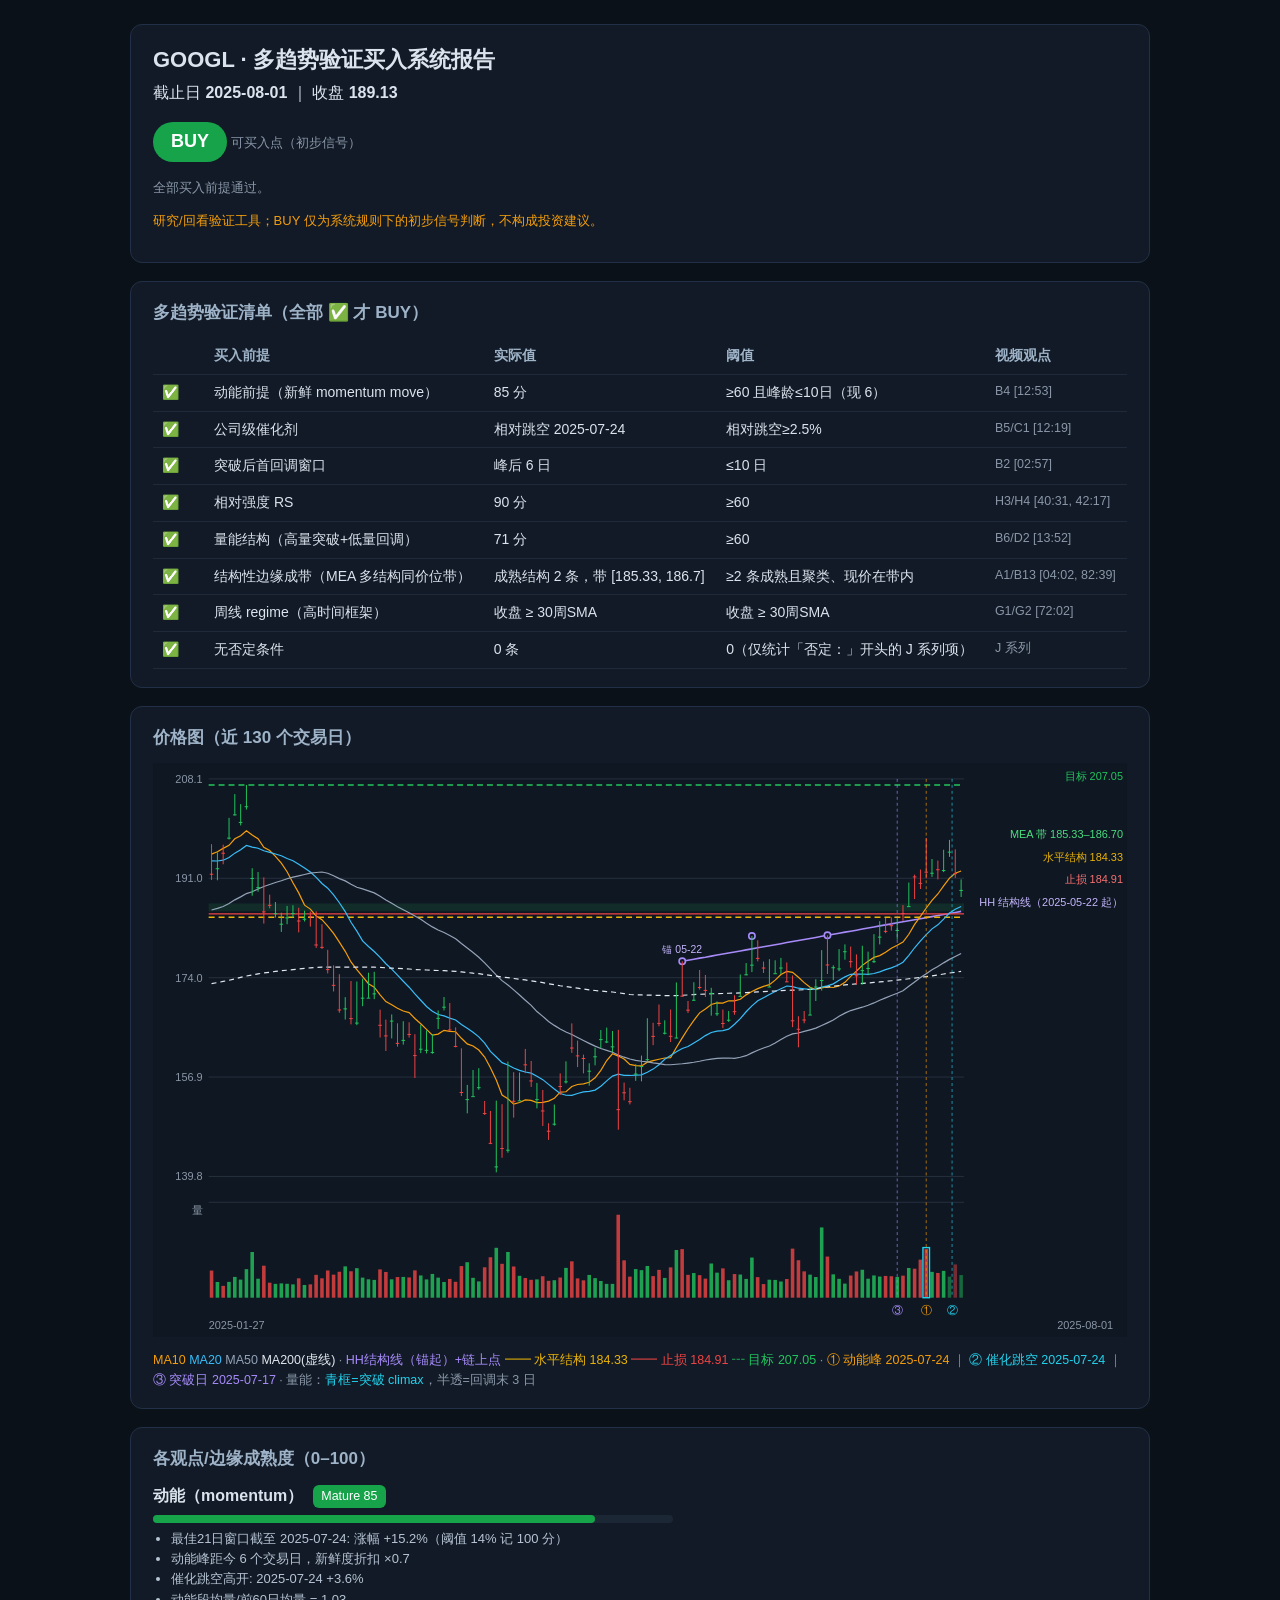
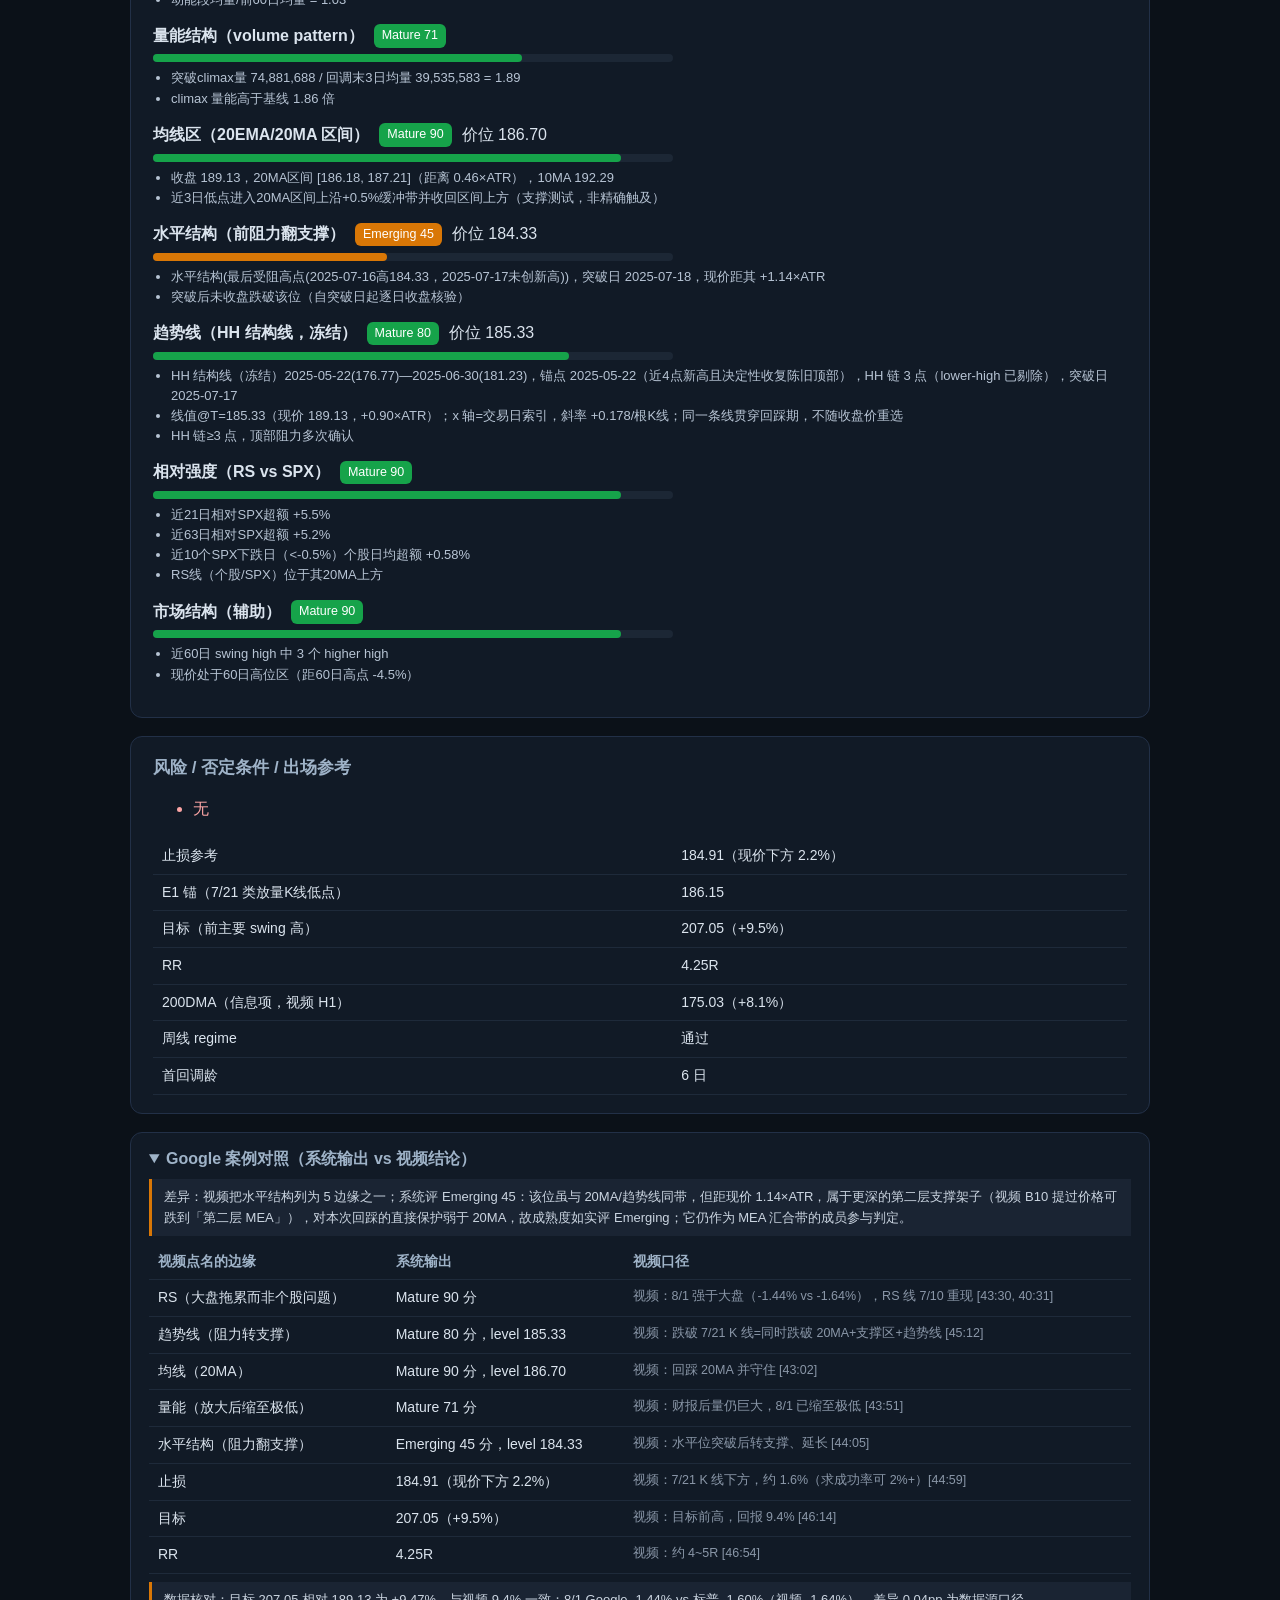
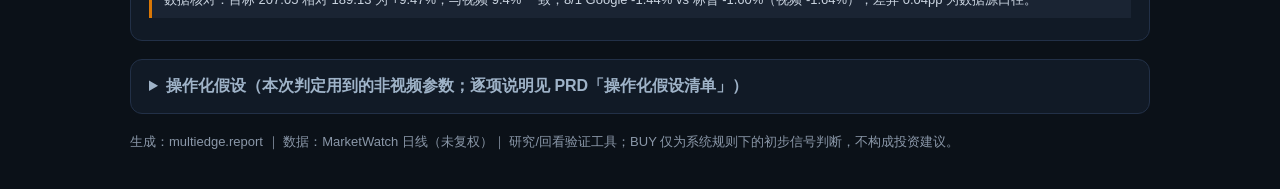
<file: reports/GOOGL_2025-08-01.html>
<!DOCTYPE html>
<html lang="zh-CN"><head><meta charset="utf-8">
<meta name="viewport" content="width=device-width, initial-scale=1">
<title>GOOGL 多趋势验证报告 2025-08-01</title>
<style>
body{font-family:-apple-system,"Segoe UI","Microsoft YaHei",sans-serif;background:#0b1118;color:#dbe4ee;margin:0;padding:24px;line-height:1.55}
.wrap{max-width:1020px;margin:0 auto}
.card{background:#111a26;border:1px solid #223047;border-radius:12px;padding:18px 22px;margin-bottom:18px}
h1{font-size:22px;margin:0 0 4px} h2{font-size:17px;margin:0 0 12px;color:#9fb3c8}
.verdict{display:inline-block;padding:6px 18px;border-radius:999px;color:#fff;font-weight:700;font-size:18px;background:#16a34a}
.muted{color:#8a97a8;font-size:13px} .num{font-variant-numeric:tabular-nums}
table{width:100%;border-collapse:collapse;font-size:14px}
th,td{text-align:left;padding:7px 9px;border-bottom:1px solid #1e2a3a;vertical-align:top}
th{color:#9fb3c8;font-weight:600} .vp{color:#8a97a8;font-size:12.5px}
.edge{margin-bottom:14px} .edge-head{display:flex;gap:10px;align-items:center;flex-wrap:wrap}
.state{color:#fff;border-radius:6px;padding:2px 8px;font-size:12.5px}
.bar{background:#1c2735;border-radius:6px;height:8px;margin:6px 0;max-width:520px}
.bar-fill{height:8px;border-radius:6px}
ul.ev{margin:6px 0 0 18px;padding:0;color:#b7c4d4;font-size:13px}
.badge-low{background:#7c2d12;color:#fdba74;border-radius:6px;padding:2px 8px;font-size:12px}
.legend{color:#8a97a8;font-size:12.5px;margin-top:6px}
details{background:#111a26;border:1px solid #223047;border-radius:12px;padding:14px 18px;margin-bottom:18px}
summary{cursor:pointer;font-weight:600;color:#9fb3c8}
.diff{background:#1a2433;border-left:3px solid #d97706;padding:8px 12px;margin:8px 0;font-size:13px;color:#cbd5e1}
.disc{color:#f59e0b;font-size:13px}
.risk li{color:#fca5a5}
a{color:#38bdf8}
</style></head><body><div class="wrap">

<div class="card">
<h1>GOOGL · 多趋势验证买入系统报告</h1>
<div>截止日 <b>2025-08-01</b> ｜ 收盘 <b class="num">189.13</b></div>
<p><span class="verdict">BUY</span> <span class="muted">可买入点（初步信号）</span></p>
<p class="muted">全部买入前提通过。</p>
<p class="disc">研究/回看验证工具；BUY 仅为系统规则下的初步信号判断，不构成投资建议。</p>
</div>

<div class="card">
<h2>多趋势验证清单（全部 ✅ 才 BUY）</h2>
<table><thead><tr><th style="width:34px"></th><th>买入前提</th><th>实际值</th><th>阈值</th><th>视频观点</th></tr></thead>
<tbody><tr><td>✅</td><td>动能前提（新鲜 momentum move）</td><td class="num">85 分</td><td>≥60 且峰龄≤10日（现 6）</td><td class="vp">B4 [12:53]</td></tr><tr><td>✅</td><td>公司级催化剂</td><td class="num">相对跳空 2025-07-24</td><td>相对跳空≥2.5%</td><td class="vp">B5/C1 [12:19]</td></tr><tr><td>✅</td><td>突破后首回调窗口</td><td class="num">峰后 6 日</td><td>≤10 日</td><td class="vp">B2 [02:57]</td></tr><tr><td>✅</td><td>相对强度 RS</td><td class="num">90 分</td><td>≥60</td><td class="vp">H3/H4 [40:31, 42:17]</td></tr><tr><td>✅</td><td>量能结构（高量突破+低量回调）</td><td class="num">71 分</td><td>≥60</td><td class="vp">B6/D2 [13:52]</td></tr><tr><td>✅</td><td>结构性边缘成带（MEA 多结构同价位带）</td><td class="num">成熟结构 2 条，带 [185.33, 186.7]</td><td>≥2 条成熟且聚类、现价在带内</td><td class="vp">A1/B13 [04:02, 82:39]</td></tr><tr><td>✅</td><td>周线 regime（高时间框架）</td><td class="num">收盘 ≥ 30周SMA</td><td>收盘 ≥ 30周SMA</td><td class="vp">G1/G2 [72:02]</td></tr><tr><td>✅</td><td>无否定条件</td><td class="num">0 条</td><td>0（仅统计「否定：」开头的 J 系列项）</td><td class="vp">J 系列</td></tr></tbody></table>
</div>

<div class="card">
<h2>价格图（近 130 个交易日）</h2>
<svg viewBox="0 0 980 578" xmlns="http://www.w3.org/2000/svg" role="img" aria-label="price chart" font-family="'Noto Sans CJK SC','Microsoft YaHei',sans-serif"><rect x="0" y="0" width="980" height="578" fill="#0f1722"/><line x1="56" y1="416.0" x2="816" y2="416.0" stroke="#26303d" stroke-width="1"/><text font-family="'Noto Sans CJK SC','Microsoft YaHei',sans-serif" x="50" y="420.0" fill="#8a97a8" font-size="11" text-anchor="end">139.8</text><line x1="56" y1="316.0" x2="816" y2="316.0" stroke="#26303d" stroke-width="1"/><text font-family="'Noto Sans CJK SC','Microsoft YaHei',sans-serif" x="50" y="320.0" fill="#8a97a8" font-size="11" text-anchor="end">156.9</text><line x1="56" y1="216.0" x2="816" y2="216.0" stroke="#26303d" stroke-width="1"/><text font-family="'Noto Sans CJK SC','Microsoft YaHei',sans-serif" x="50" y="220.0" fill="#8a97a8" font-size="11" text-anchor="end">174.0</text><line x1="56" y1="116.0" x2="816" y2="116.0" stroke="#26303d" stroke-width="1"/><text font-family="'Noto Sans CJK SC','Microsoft YaHei',sans-serif" x="50" y="120.0" fill="#8a97a8" font-size="11" text-anchor="end">191.0</text><line x1="56" y1="16.0" x2="816" y2="16.0" stroke="#26303d" stroke-width="1"/><text font-family="'Noto Sans CJK SC','Microsoft YaHei',sans-serif" x="50" y="20.0" fill="#8a97a8" font-size="11" text-anchor="end">208.1</text><rect x="56" y="141.3" width="760" height="8.0" fill="#22c55e" opacity="0.12"/><polyline points="532.5,199.5 538.3,198.5 544.2,197.4 550.0,196.3 555.8,195.4 561.7,194.3 567.5,193.2 573.4,192.2 579.2,191.1 585.1,190.1 590.9,189.1 596.8,188.0 602.6,187.0 608.5,185.9 614.3,184.9 620.2,183.8 626.0,182.8 631.8,181.8 637.7,180.7 643.5,179.6 649.4,178.6 655.2,177.5 661.1,176.5 666.9,175.5 672.8,174.4 678.6,173.4 684.5,172.3 690.3,171.3 696.2,170.2 702.0,169.2 707.8,168.2 713.7,167.1 719.5,166.1 725.4,165.0 731.2,163.9 737.1,162.9 742.9,161.9 748.8,160.8 754.6,159.8 760.5,158.7 766.3,157.7 772.2,156.7 778.0,155.6 783.8,154.6 789.7,153.5 795.5,152.5 801.4,151.4 807.2,150.4 813.1,149.3" fill="none" stroke="#a78bfa" stroke-width="1.6"/><line x1="56" y1="155.2" x2="816" y2="155.2" stroke="#eab308" stroke-width="1.4" stroke-dasharray="6,4"/><line x1="56" y1="151.8" x2="816" y2="151.8" stroke="#ef4444" stroke-width="1.4"/><line x1="56" y1="22.1" x2="816" y2="22.1" stroke="#22c55e" stroke-width="1.4" stroke-dasharray="6,4"/><text font-family="'Noto Sans CJK SC','Microsoft YaHei',sans-serif" x="976" y="17.1" fill="#22c55e" font-size="11" text-anchor="end">目标 207.05</text><text font-family="'Noto Sans CJK SC','Microsoft YaHei',sans-serif" x="976" y="144.3" fill="#c4b5fd" font-size="11" text-anchor="end">HH 结构线（2025-05-22 起）</text><text font-family="'Noto Sans CJK SC','Microsoft YaHei',sans-serif" x="976" y="120.8" fill="#f87171" font-size="11" text-anchor="end">止损 184.91</text><text font-family="'Noto Sans CJK SC','Microsoft YaHei',sans-serif" x="976" y="98.2" fill="#eab308" font-size="11" text-anchor="end">水平结构 184.33</text><text font-family="'Noto Sans CJK SC','Microsoft YaHei',sans-serif" x="976" y="75.3" fill="#4ade80" font-size="11" text-anchor="end">MEA 带 185.33–186.70</text><circle cx="532.5" cy="199.5" r="3.2" fill="#0f1722" stroke="#a78bfa" stroke-width="1.6"/><circle cx="602.6" cy="174.1" r="3.2" fill="#0f1722" stroke="#a78bfa" stroke-width="1.6"/><circle cx="678.6" cy="173.4" r="3.2" fill="#0f1722" stroke="#a78bfa" stroke-width="1.6"/><text font-family="'Noto Sans CJK SC','Microsoft YaHei',sans-serif" x="532.5" y="191.5" fill="#c4b5fd" font-size="10.5" text-anchor="middle">锚 05-22</text><polyline points="58.9,91.7 64.8,89.3 70.6,85.9 76.5,82.8 82.3,76.3 88.2,73.2 94.0,68.3 99.8,72.5 105.7,76.2 111.5,84.9 117.4,88.0 123.2,93.9 129.1,100.8 134.9,109.4 140.8,120.5 146.6,130.7 152.5,143.0 158.3,147.0 164.2,154.0 170.0,157.6 175.8,164.1 181.7,171.4 187.5,180.3 193.4,189.5 199.2,200.2 205.1,207.8 210.9,215.0 216.8,222.1 222.6,225.5 228.5,233.3 234.3,240.0 240.2,243.3 246.0,246.7 251.8,249.5 257.7,251.1 263.5,257.1 269.4,262.4 275.2,268.0 281.1,273.8 286.9,272.8 292.8,269.0 298.6,270.1 304.5,270.4 310.3,277.0 316.2,282.6 322.0,284.7 327.8,288.8 333.7,295.9 339.5,306.6 345.4,318.9 351.2,334.1 357.1,337.8 362.9,343.3 368.8,341.6 374.6,339.0 380.5,339.5 386.3,341.7 392.2,341.4 398.0,340.2 403.8,337.4 409.7,331.2 415.5,330.8 421.4,325.5 427.2,323.5 433.1,322.8 438.9,321.3 444.8,316.7 450.6,309.2 456.5,299.4 462.3,292.6 468.2,294.9 474.0,297.8 479.8,303.2 485.7,304.5 491.5,304.8 497.4,301.0 503.2,299.4 509.1,298.1 514.9,296.8 520.8,296.4 526.6,286.3 532.5,276.6 538.3,267.4 544.2,258.9 550.0,251.4 555.8,247.6 561.7,243.0 567.5,241.4 573.4,241.6 579.2,239.2 585.1,239.4 590.9,237.7 596.8,233.3 602.6,229.9 608.5,227.0 614.3,224.8 620.2,223.0 626.0,218.5 631.8,212.8 637.7,209.7 643.5,210.6 649.4,215.6 655.2,221.0 661.1,225.7 666.9,227.9 672.8,226.2 678.6,225.4 684.5,225.9 690.3,224.3 696.2,220.7 702.0,214.7 707.8,209.4 713.7,203.6 719.5,199.5 725.4,195.6 731.2,193.8 737.1,190.5 742.9,186.3 748.8,183.4 754.6,180.2 760.5,172.3 766.3,162.4 772.2,154.4 778.0,145.9 783.8,138.3 789.7,131.8 795.5,123.7 801.4,115.8 807.2,111.0 813.1,108.6" fill="none" stroke="#f59e0b" stroke-width="1.2"/><polyline points="58.9,98.5 64.8,98.6 70.6,97.8 76.5,95.0 82.3,90.7 88.2,87.2 94.0,83.0 99.8,84.6 105.7,85.8 111.5,88.3 117.4,89.9 123.2,91.6 129.1,93.3 134.9,96.1 140.8,98.4 146.6,101.9 152.5,105.7 158.3,109.7 164.2,115.1 170.0,121.2 175.8,126.0 181.7,132.6 187.5,140.6 193.4,149.5 199.2,160.3 205.1,169.2 210.9,179.0 216.8,184.6 222.6,189.7 228.5,195.5 234.3,202.0 240.2,207.4 246.0,213.5 251.8,219.6 257.7,225.6 263.5,232.4 269.4,238.7 275.2,245.0 281.1,249.7 286.9,253.1 292.8,254.5 298.6,256.7 304.5,258.6 310.3,263.2 316.2,266.8 322.0,270.9 327.8,275.6 333.7,281.9 339.5,290.2 345.4,295.8 351.2,301.5 357.1,303.9 362.9,306.9 368.8,309.3 374.6,310.9 380.5,312.1 386.3,315.2 392.2,318.6 398.0,323.4 403.8,328.1 409.7,332.6 415.5,334.3 421.4,334.4 427.2,332.5 433.1,330.9 438.9,330.4 444.8,329.1 450.6,325.3 456.5,319.8 462.3,315.0 468.2,313.0 474.0,314.3 479.8,314.4 485.7,314.0 491.5,313.8 497.4,311.1 503.2,308.0 509.1,303.6 514.9,298.1 520.8,294.4 526.6,290.6 532.5,287.2 538.3,285.3 544.2,281.7 550.0,278.1 555.8,274.3 561.7,271.2 567.5,269.8 573.4,269.2 579.2,267.8 585.1,262.9 590.9,257.2 596.8,250.3 602.6,244.4 608.5,239.2 614.3,236.1 620.2,233.0 626.0,229.9 631.8,227.2 637.7,224.4 643.5,225.0 649.4,226.6 655.2,227.2 661.1,227.8 666.9,227.5 672.8,225.5 678.6,224.2 684.5,222.2 690.3,218.6 696.2,215.2 702.0,212.6 707.8,212.5 713.7,212.3 719.5,212.6 725.4,211.8 731.2,210.1 737.1,207.9 742.9,206.1 748.8,203.8 754.6,200.4 760.5,193.5 766.3,185.9 772.2,179.0 778.0,172.7 783.8,166.9 789.7,162.8 795.5,157.1 801.4,151.0 807.2,147.2 813.1,144.4" fill="none" stroke="#38bdf8" stroke-width="1.2"/><polyline points="58.9,147.9 64.8,146.3 70.6,144.4 76.5,141.4 82.3,137.7 88.2,134.7 94.0,131.4 99.8,129.5 105.7,126.7 111.5,124.3 117.4,122.2 123.2,120.2 129.1,118.5 134.9,116.5 140.8,114.9 146.6,113.5 152.5,112.2 158.3,110.8 164.2,110.2 170.0,109.7 175.8,110.9 181.7,113.5 187.5,116.3 193.4,118.6 199.2,122.1 205.1,125.0 210.9,126.7 216.8,128.7 222.6,130.7 228.5,134.1 234.3,137.8 240.2,141.1 246.0,144.7 251.8,147.7 257.7,150.6 263.5,154.0 269.4,157.3 275.2,161.2 281.1,164.9 286.9,168.0 292.8,170.6 298.6,173.6 304.5,176.8 310.3,181.6 316.2,186.2 322.0,190.7 327.8,195.5 333.7,201.1 339.5,207.2 345.4,213.5 351.2,219.0 357.1,223.3 362.9,228.3 368.8,233.4 374.6,238.7 380.5,243.9 386.3,250.1 392.2,254.9 398.0,260.0 403.8,264.0 409.7,267.7 415.5,270.7 421.4,273.2 427.2,276.2 433.1,279.2 438.9,282.1 444.8,284.9 450.6,287.3 456.5,289.1 462.3,291.0 468.2,293.8 474.0,296.0 479.8,297.8 485.7,299.2 491.5,300.1 497.4,300.7 503.2,301.8 509.1,302.5 514.9,303.4 520.8,303.6 526.6,303.1 532.5,302.6 538.3,301.9 544.2,301.1 550.0,300.1 555.8,298.8 561.7,297.9 567.5,297.2 573.4,296.9 579.2,296.8 585.1,297.1 590.9,296.1 596.8,294.5 602.6,291.7 608.5,289.0 614.3,286.8 620.2,284.8 626.0,281.7 631.8,278.2 637.7,275.0 643.5,272.5 649.4,271.7 655.2,270.1 661.1,268.5 666.9,266.8 672.8,264.2 678.6,261.5 684.5,258.6 690.3,254.9 696.2,251.7 702.0,249.1 707.8,247.4 713.7,245.7 719.5,243.7 725.4,241.4 731.2,238.7 737.1,236.3 742.9,234.0 748.8,231.7 754.6,229.2 760.5,224.7 766.3,220.3 772.2,215.9 778.0,212.0 783.8,208.0 789.7,204.8 795.5,201.1 801.4,197.6 807.2,194.6 813.1,191.7" fill="none" stroke="#94a3b8" stroke-width="1.2"/><polyline points="58.9,222.0 64.8,220.9 70.6,219.8 76.5,218.6 82.3,217.2 88.2,215.7 94.0,214.3 99.8,213.2 105.7,212.1 111.5,211.3 117.4,210.5 123.2,209.7 129.1,208.9 134.9,208.5 140.8,207.9 146.6,207.3 152.5,206.7 158.3,206.1 164.2,205.8 170.0,205.4 175.8,205.3 181.7,205.3 187.5,205.3 193.4,205.3 199.2,205.3 205.1,205.3 210.9,205.3 216.8,205.3 222.6,205.4 228.5,205.7 234.3,206.1 240.2,206.4 246.0,206.7 251.8,207.0 257.7,207.3 263.5,207.8 269.4,208.0 275.2,208.3 281.1,208.5 286.9,208.8 292.8,208.9 298.6,209.2 304.5,209.6 310.3,210.2 316.2,210.8 322.0,211.5 327.8,212.0 333.7,212.8 339.5,213.7 345.4,214.5 351.2,215.4 357.1,216.0 362.9,216.8 368.8,217.6 374.6,218.3 380.5,219.2 386.3,220.0 392.2,221.0 398.0,222.1 403.8,223.1 409.7,224.1 415.5,224.9 421.4,225.8 427.2,226.6 433.1,227.4 438.9,228.2 444.8,228.9 450.6,229.5 456.5,230.0 462.3,230.4 468.2,231.2 474.0,232.0 479.8,232.9 485.7,233.3 491.5,233.4 497.4,233.5 503.2,233.7 509.1,233.8 514.9,234.0 520.8,234.1 526.6,234.1 532.5,233.7 538.3,233.4 544.2,233.0 550.0,232.7 555.8,232.5 561.7,232.2 567.5,232.1 573.4,231.9 579.2,231.7 585.1,231.6 590.9,231.3 596.8,231.1 602.6,230.7 608.5,230.3 614.3,230.0 620.2,229.7 626.0,229.4 631.8,229.0 637.7,228.7 643.5,228.6 649.4,228.4 655.2,228.1 661.1,227.7 666.9,227.0 672.8,226.1 678.6,225.4 684.5,224.6 690.3,223.9 696.2,223.2 702.0,222.7 707.8,222.2 713.7,221.8 719.5,221.3 725.4,220.8 731.2,220.3 737.1,219.7 742.9,219.1 748.8,218.4 754.6,217.9 760.5,217.1 766.3,216.4 772.2,215.7 778.0,214.9 783.8,214.2 789.7,213.3 795.5,212.3 801.4,211.3 807.2,210.5 813.1,209.7" fill="none" stroke="#e2e8f0" stroke-width="1.2" stroke-dasharray="5,4"/><line x1="58.9" y1="81.7" x2="58.9" y2="117.7" stroke="#ef4444" stroke-width="1"/><rect x="57.1" y="111.4" width="3.6" height="1.0" fill="#ef4444"/><line x1="64.8" y1="89.9" x2="64.8" y2="118.0" stroke="#22c55e" stroke-width="1"/><rect x="63.0" y="105.9" width="3.6" height="1.0" fill="#22c55e"/><line x1="70.6" y1="82.2" x2="70.6" y2="101.9" stroke="#ef4444" stroke-width="1"/><rect x="68.8" y="90.3" width="3.6" height="1.0" fill="#ef4444"/><line x1="76.5" y1="55.2" x2="76.5" y2="77.0" stroke="#22c55e" stroke-width="1"/><rect x="74.6" y="75.1" width="3.6" height="1.0" fill="#22c55e"/><line x1="82.3" y1="31.3" x2="82.3" y2="52.8" stroke="#22c55e" stroke-width="1"/><rect x="80.5" y="51.7" width="3.6" height="1.0" fill="#22c55e"/><line x1="88.2" y1="41.4" x2="88.2" y2="62.8" stroke="#22c55e" stroke-width="1"/><rect x="86.3" y="59.3" width="3.6" height="1.0" fill="#22c55e"/><line x1="94.0" y1="22.1" x2="94.0" y2="46.9" stroke="#22c55e" stroke-width="1"/><rect x="92.2" y="43.5" width="3.6" height="1.0" fill="#22c55e"/><line x1="99.8" y1="105.9" x2="99.8" y2="133.5" stroke="#22c55e" stroke-width="1"/><rect x="98.0" y="115.7" width="3.6" height="1.0" fill="#22c55e"/><line x1="105.7" y1="109.7" x2="105.7" y2="129.5" stroke="#22c55e" stroke-width="1"/><rect x="103.9" y="124.9" width="3.6" height="1.0" fill="#22c55e"/><line x1="111.5" y1="115.1" x2="111.5" y2="161.6" stroke="#ef4444" stroke-width="1"/><rect x="109.7" y="149.3" width="3.6" height="1.0" fill="#ef4444"/><line x1="117.4" y1="132.5" x2="117.4" y2="146.2" stroke="#ef4444" stroke-width="1"/><rect x="115.6" y="142.7" width="3.6" height="1.0" fill="#ef4444"/><line x1="123.2" y1="139.9" x2="123.2" y2="155.5" stroke="#22c55e" stroke-width="1"/><rect x="121.4" y="151.1" width="3.6" height="1.0" fill="#22c55e"/><line x1="129.1" y1="150.6" x2="129.1" y2="169.9" stroke="#22c55e" stroke-width="1"/><rect x="127.3" y="161.7" width="3.6" height="1.0" fill="#22c55e"/><line x1="134.9" y1="143.8" x2="134.9" y2="162.2" stroke="#22c55e" stroke-width="1"/><rect x="133.1" y="155.3" width="3.6" height="1.0" fill="#22c55e"/><line x1="140.8" y1="143.1" x2="140.8" y2="155.3" stroke="#22c55e" stroke-width="1"/><rect x="139.0" y="150.9" width="3.6" height="1.0" fill="#22c55e"/><line x1="146.6" y1="145.7" x2="146.6" y2="170.4" stroke="#ef4444" stroke-width="1"/><rect x="144.8" y="158.5" width="3.6" height="1.0" fill="#ef4444"/><line x1="152.5" y1="148.6" x2="152.5" y2="159.5" stroke="#22c55e" stroke-width="1"/><rect x="150.6" y="156.7" width="3.6" height="1.0" fill="#22c55e"/><line x1="158.3" y1="149.5" x2="158.3" y2="164.6" stroke="#ef4444" stroke-width="1"/><rect x="156.5" y="153.9" width="3.6" height="1.0" fill="#ef4444"/><line x1="164.2" y1="149.3" x2="164.2" y2="186.0" stroke="#ef4444" stroke-width="1"/><rect x="162.3" y="182.6" width="3.6" height="1.0" fill="#ef4444"/><line x1="170.0" y1="162.3" x2="170.0" y2="187.1" stroke="#ef4444" stroke-width="1"/><rect x="168.2" y="185.0" width="3.6" height="1.0" fill="#ef4444"/><line x1="175.8" y1="188.0" x2="175.8" y2="211.7" stroke="#ef4444" stroke-width="1"/><rect x="174.0" y="207.4" width="3.6" height="1.0" fill="#ef4444"/><line x1="181.7" y1="203.6" x2="181.7" y2="229.9" stroke="#ef4444" stroke-width="1"/><rect x="179.9" y="223.2" width="3.6" height="1.0" fill="#ef4444"/><line x1="187.5" y1="212.5" x2="187.5" y2="251.3" stroke="#ef4444" stroke-width="1"/><rect x="185.7" y="248.0" width="3.6" height="1.0" fill="#ef4444"/><line x1="193.4" y1="235.6" x2="193.4" y2="258.1" stroke="#22c55e" stroke-width="1"/><rect x="191.6" y="246.9" width="3.6" height="1.0" fill="#22c55e"/><line x1="199.2" y1="219.4" x2="199.2" y2="263.0" stroke="#ef4444" stroke-width="1"/><rect x="197.4" y="256.7" width="3.6" height="1.0" fill="#ef4444"/><line x1="205.1" y1="219.9" x2="205.1" y2="263.8" stroke="#22c55e" stroke-width="1"/><rect x="203.3" y="261.2" width="3.6" height="1.0" fill="#22c55e"/><line x1="210.9" y1="217.0" x2="210.9" y2="244.7" stroke="#22c55e" stroke-width="1"/><rect x="209.1" y="236.1" width="3.6" height="1.0" fill="#22c55e"/><line x1="216.8" y1="211.0" x2="216.8" y2="236.3" stroke="#22c55e" stroke-width="1"/><rect x="215.0" y="236.1" width="3.6" height="1.0" fill="#22c55e"/><line x1="222.6" y1="210.1" x2="222.6" y2="237.6" stroke="#22c55e" stroke-width="1"/><rect x="220.8" y="231.8" width="3.6" height="1.0" fill="#22c55e"/><line x1="228.5" y1="248.2" x2="228.5" y2="276.2" stroke="#ef4444" stroke-width="1"/><rect x="226.6" y="263.4" width="3.6" height="1.0" fill="#ef4444"/><line x1="234.3" y1="258.2" x2="234.3" y2="289.8" stroke="#ef4444" stroke-width="1"/><rect x="232.5" y="274.1" width="3.6" height="1.0" fill="#ef4444"/><line x1="240.2" y1="253.0" x2="240.2" y2="277.1" stroke="#22c55e" stroke-width="1"/><rect x="238.3" y="259.2" width="3.6" height="1.0" fill="#22c55e"/><line x1="246.0" y1="261.9" x2="246.0" y2="285.4" stroke="#ef4444" stroke-width="1"/><rect x="244.2" y="281.6" width="3.6" height="1.0" fill="#ef4444"/><line x1="251.8" y1="259.8" x2="251.8" y2="283.4" stroke="#22c55e" stroke-width="1"/><rect x="250.0" y="278.6" width="3.6" height="1.0" fill="#22c55e"/><line x1="257.7" y1="260.9" x2="257.7" y2="276.3" stroke="#ef4444" stroke-width="1"/><rect x="255.9" y="272.6" width="3.6" height="1.0" fill="#ef4444"/><line x1="263.5" y1="272.9" x2="263.5" y2="317.0" stroke="#ef4444" stroke-width="1"/><rect x="261.7" y="293.9" width="3.6" height="1.0" fill="#ef4444"/><line x1="269.4" y1="263.4" x2="269.4" y2="291.9" stroke="#22c55e" stroke-width="1"/><rect x="267.6" y="287.5" width="3.6" height="1.0" fill="#22c55e"/><line x1="275.2" y1="269.1" x2="275.2" y2="292.2" stroke="#22c55e" stroke-width="1"/><rect x="273.4" y="288.6" width="3.6" height="1.0" fill="#22c55e"/><line x1="281.1" y1="272.9" x2="281.1" y2="292.6" stroke="#22c55e" stroke-width="1"/><rect x="279.3" y="290.7" width="3.6" height="1.0" fill="#22c55e"/><line x1="286.9" y1="249.0" x2="286.9" y2="267.7" stroke="#22c55e" stroke-width="1"/><rect x="285.1" y="256.4" width="3.6" height="1.0" fill="#22c55e"/><line x1="292.8" y1="235.5" x2="292.8" y2="249.0" stroke="#22c55e" stroke-width="1"/><rect x="291.0" y="245.2" width="3.6" height="1.0" fill="#22c55e"/><line x1="298.6" y1="241.5" x2="298.6" y2="269.4" stroke="#ef4444" stroke-width="1"/><rect x="296.8" y="268.1" width="3.6" height="1.0" fill="#ef4444"/><line x1="304.5" y1="266.0" x2="304.5" y2="286.1" stroke="#ef4444" stroke-width="1"/><rect x="302.6" y="284.7" width="3.6" height="1.0" fill="#ef4444"/><line x1="310.3" y1="287.1" x2="310.3" y2="335.1" stroke="#ef4444" stroke-width="1"/><rect x="308.5" y="331.0" width="3.6" height="1.0" fill="#ef4444"/><line x1="316.2" y1="323.9" x2="316.2" y2="352.5" stroke="#22c55e" stroke-width="1"/><rect x="314.3" y="338.2" width="3.6" height="1.0" fill="#22c55e"/><line x1="322.0" y1="308.9" x2="322.0" y2="335.2" stroke="#22c55e" stroke-width="1"/><rect x="320.2" y="335.2" width="3.6" height="1.0" fill="#22c55e"/><line x1="327.8" y1="307.1" x2="327.8" y2="328.8" stroke="#22c55e" stroke-width="1"/><rect x="326.0" y="326.2" width="3.6" height="1.0" fill="#22c55e"/><line x1="333.7" y1="340.1" x2="333.7" y2="354.1" stroke="#ef4444" stroke-width="1"/><rect x="331.9" y="352.2" width="3.6" height="1.0" fill="#ef4444"/><line x1="339.5" y1="350.1" x2="339.5" y2="383.5" stroke="#ef4444" stroke-width="1"/><rect x="337.7" y="382.2" width="3.6" height="1.0" fill="#ef4444"/><line x1="345.4" y1="339.7" x2="345.4" y2="411.9" stroke="#22c55e" stroke-width="1"/><rect x="343.6" y="405.9" width="3.6" height="1.0" fill="#22c55e"/><line x1="351.2" y1="343.3" x2="351.2" y2="397.2" stroke="#ef4444" stroke-width="1"/><rect x="349.4" y="387.4" width="3.6" height="1.0" fill="#ef4444"/><line x1="357.1" y1="300.4" x2="357.1" y2="392.1" stroke="#22c55e" stroke-width="1"/><rect x="355.3" y="389.1" width="3.6" height="1.0" fill="#22c55e"/><line x1="362.9" y1="311.1" x2="362.9" y2="356.8" stroke="#ef4444" stroke-width="1"/><rect x="361.1" y="339.9" width="3.6" height="1.0" fill="#ef4444"/><line x1="368.8" y1="311.4" x2="368.8" y2="339.9" stroke="#22c55e" stroke-width="1"/><rect x="367.0" y="339.4" width="3.6" height="1.0" fill="#22c55e"/><line x1="374.6" y1="287.7" x2="374.6" y2="312.1" stroke="#ef4444" stroke-width="1"/><rect x="372.8" y="303.2" width="3.6" height="1.0" fill="#ef4444"/><line x1="380.5" y1="299.8" x2="380.5" y2="325.9" stroke="#ef4444" stroke-width="1"/><rect x="378.6" y="319.4" width="3.6" height="1.0" fill="#ef4444"/><line x1="386.3" y1="321.9" x2="386.3" y2="347.5" stroke="#22c55e" stroke-width="1"/><rect x="384.5" y="338.2" width="3.6" height="1.0" fill="#22c55e"/><line x1="392.2" y1="329.0" x2="392.2" y2="365.2" stroke="#ef4444" stroke-width="1"/><rect x="390.3" y="349.6" width="3.6" height="1.0" fill="#ef4444"/><line x1="398.0" y1="362.5" x2="398.0" y2="379.2" stroke="#ef4444" stroke-width="1"/><rect x="396.2" y="370.0" width="3.6" height="1.0" fill="#ef4444"/><line x1="403.8" y1="343.6" x2="403.8" y2="364.9" stroke="#22c55e" stroke-width="1"/><rect x="402.0" y="362.9" width="3.6" height="1.0" fill="#22c55e"/><line x1="409.7" y1="312.3" x2="409.7" y2="334.1" stroke="#ef4444" stroke-width="1"/><rect x="407.9" y="325.0" width="3.6" height="1.0" fill="#ef4444"/><line x1="415.5" y1="300.2" x2="415.5" y2="322.5" stroke="#22c55e" stroke-width="1"/><rect x="413.7" y="320.3" width="3.6" height="1.0" fill="#22c55e"/><line x1="421.4" y1="262.0" x2="421.4" y2="291.7" stroke="#ef4444" stroke-width="1"/><rect x="419.6" y="286.3" width="3.6" height="1.0" fill="#ef4444"/><line x1="427.2" y1="279.3" x2="427.2" y2="306.0" stroke="#ef4444" stroke-width="1"/><rect x="425.4" y="294.2" width="3.6" height="1.0" fill="#ef4444"/><line x1="433.1" y1="293.4" x2="433.1" y2="312.3" stroke="#ef4444" stroke-width="1"/><rect x="431.3" y="296.8" width="3.6" height="1.0" fill="#ef4444"/><line x1="438.9" y1="302.1" x2="438.9" y2="324.7" stroke="#22c55e" stroke-width="1"/><rect x="437.1" y="309.6" width="3.6" height="1.0" fill="#22c55e"/><line x1="444.8" y1="286.4" x2="444.8" y2="304.2" stroke="#22c55e" stroke-width="1"/><rect x="443.0" y="295.1" width="3.6" height="1.0" fill="#22c55e"/><line x1="450.6" y1="268.7" x2="450.6" y2="286.8" stroke="#22c55e" stroke-width="1"/><rect x="448.8" y="277.8" width="3.6" height="1.0" fill="#22c55e"/><line x1="456.5" y1="266.2" x2="456.5" y2="281.8" stroke="#22c55e" stroke-width="1"/><rect x="454.6" y="280.2" width="3.6" height="1.0" fill="#22c55e"/><line x1="462.3" y1="269.7" x2="462.3" y2="290.8" stroke="#22c55e" stroke-width="1"/><rect x="460.5" y="285.1" width="3.6" height="1.0" fill="#22c55e"/><line x1="468.2" y1="268.5" x2="468.2" y2="369.0" stroke="#ef4444" stroke-width="1"/><rect x="466.3" y="348.3" width="3.6" height="1.0" fill="#ef4444"/><line x1="474.0" y1="321.6" x2="474.0" y2="339.4" stroke="#ef4444" stroke-width="1"/><rect x="472.2" y="331.3" width="3.6" height="1.0" fill="#ef4444"/><line x1="479.8" y1="326.8" x2="479.8" y2="343.5" stroke="#ef4444" stroke-width="1"/><rect x="478.0" y="340.3" width="3.6" height="1.0" fill="#ef4444"/><line x1="485.7" y1="303.1" x2="485.7" y2="319.8" stroke="#22c55e" stroke-width="1"/><rect x="483.9" y="312.5" width="3.6" height="1.0" fill="#22c55e"/><line x1="491.5" y1="294.4" x2="491.5" y2="320.3" stroke="#22c55e" stroke-width="1"/><rect x="489.7" y="304.9" width="3.6" height="1.0" fill="#22c55e"/><line x1="497.4" y1="256.8" x2="497.4" y2="300.1" stroke="#22c55e" stroke-width="1"/><rect x="495.6" y="298.0" width="3.6" height="1.0" fill="#22c55e"/><line x1="503.2" y1="261.4" x2="503.2" y2="283.9" stroke="#ef4444" stroke-width="1"/><rect x="501.4" y="274.6" width="3.6" height="1.0" fill="#ef4444"/><line x1="509.1" y1="243.0" x2="509.1" y2="264.9" stroke="#ef4444" stroke-width="1"/><rect x="507.3" y="261.5" width="3.6" height="1.0" fill="#ef4444"/><line x1="514.9" y1="258.9" x2="514.9" y2="273.1" stroke="#22c55e" stroke-width="1"/><rect x="513.1" y="271.4" width="3.6" height="1.0" fill="#22c55e"/><line x1="520.8" y1="248.0" x2="520.8" y2="280.8" stroke="#ef4444" stroke-width="1"/><rect x="519.0" y="274.5" width="3.6" height="1.0" fill="#ef4444"/><line x1="526.6" y1="220.8" x2="526.6" y2="276.9" stroke="#22c55e" stroke-width="1"/><rect x="524.8" y="276.2" width="3.6" height="1.0" fill="#22c55e"/><line x1="532.5" y1="199.5" x2="532.5" y2="235.0" stroke="#ef4444" stroke-width="1"/><rect x="530.6" y="234.1" width="3.6" height="1.0" fill="#ef4444"/><line x1="538.3" y1="239.4" x2="538.3" y2="251.5" stroke="#ef4444" stroke-width="1"/><rect x="536.5" y="248.2" width="3.6" height="1.0" fill="#ef4444"/><line x1="544.2" y1="220.6" x2="544.2" y2="239.2" stroke="#22c55e" stroke-width="1"/><rect x="542.3" y="238.2" width="3.6" height="1.0" fill="#22c55e"/><line x1="550.0" y1="208.3" x2="550.0" y2="228.0" stroke="#ef4444" stroke-width="1"/><rect x="548.2" y="225.4" width="3.6" height="1.0" fill="#ef4444"/><line x1="555.8" y1="213.3" x2="555.8" y2="235.5" stroke="#ef4444" stroke-width="1"/><rect x="554.0" y="228.3" width="3.6" height="1.0" fill="#ef4444"/><line x1="561.7" y1="226.2" x2="561.7" y2="254.2" stroke="#22c55e" stroke-width="1"/><rect x="559.9" y="231.3" width="3.6" height="1.0" fill="#22c55e"/><line x1="567.5" y1="239.9" x2="567.5" y2="254.5" stroke="#22c55e" stroke-width="1"/><rect x="565.7" y="251.8" width="3.6" height="1.0" fill="#22c55e"/><line x1="573.4" y1="248.1" x2="573.4" y2="266.8" stroke="#ef4444" stroke-width="1"/><rect x="571.6" y="261.6" width="3.6" height="1.0" fill="#ef4444"/><line x1="579.2" y1="249.6" x2="579.2" y2="260.5" stroke="#22c55e" stroke-width="1"/><rect x="577.4" y="258.3" width="3.6" height="1.0" fill="#22c55e"/><line x1="585.1" y1="233.7" x2="585.1" y2="253.3" stroke="#ef4444" stroke-width="1"/><rect x="583.3" y="249.7" width="3.6" height="1.0" fill="#ef4444"/><line x1="590.9" y1="212.8" x2="590.9" y2="234.3" stroke="#22c55e" stroke-width="1"/><rect x="589.1" y="234.3" width="3.6" height="1.0" fill="#22c55e"/><line x1="596.8" y1="201.3" x2="596.8" y2="213.6" stroke="#22c55e" stroke-width="1"/><rect x="595.0" y="212.6" width="3.6" height="1.0" fill="#22c55e"/><line x1="602.6" y1="174.1" x2="602.6" y2="210.4" stroke="#22c55e" stroke-width="1"/><rect x="600.8" y="202.9" width="3.6" height="1.0" fill="#22c55e"/><line x1="608.5" y1="178.4" x2="608.5" y2="199.6" stroke="#ef4444" stroke-width="1"/><rect x="606.6" y="196.1" width="3.6" height="1.0" fill="#ef4444"/><line x1="614.3" y1="199.8" x2="614.3" y2="211.3" stroke="#ef4444" stroke-width="1"/><rect x="612.5" y="205.8" width="3.6" height="1.0" fill="#ef4444"/><line x1="620.2" y1="197.4" x2="620.2" y2="225.2" stroke="#22c55e" stroke-width="1"/><rect x="618.3" y="224.9" width="3.6" height="1.0" fill="#22c55e"/><line x1="626.0" y1="198.5" x2="626.0" y2="211.9" stroke="#22c55e" stroke-width="1"/><rect x="624.2" y="211.5" width="3.6" height="1.0" fill="#22c55e"/><line x1="631.8" y1="196.1" x2="631.8" y2="212.3" stroke="#22c55e" stroke-width="1"/><rect x="630.0" y="205.8" width="3.6" height="1.0" fill="#22c55e"/><line x1="637.7" y1="200.7" x2="637.7" y2="220.4" stroke="#ef4444" stroke-width="1"/><rect x="635.9" y="219.7" width="3.6" height="1.0" fill="#ef4444"/><line x1="643.5" y1="213.8" x2="643.5" y2="265.8" stroke="#ef4444" stroke-width="1"/><rect x="641.7" y="258.9" width="3.6" height="1.0" fill="#ef4444"/><line x1="649.4" y1="254.8" x2="649.4" y2="286.1" stroke="#ef4444" stroke-width="1"/><rect x="647.6" y="267.4" width="3.6" height="1.0" fill="#ef4444"/><line x1="655.2" y1="249.6" x2="655.2" y2="261.9" stroke="#ef4444" stroke-width="1"/><rect x="653.4" y="258.1" width="3.6" height="1.0" fill="#ef4444"/><line x1="661.1" y1="225.4" x2="661.1" y2="253.5" stroke="#22c55e" stroke-width="1"/><rect x="659.3" y="253.1" width="3.6" height="1.0" fill="#22c55e"/><line x1="666.9" y1="217.6" x2="666.9" y2="239.5" stroke="#22c55e" stroke-width="1"/><rect x="665.1" y="224.9" width="3.6" height="1.0" fill="#22c55e"/><line x1="672.8" y1="188.3" x2="672.8" y2="229.0" stroke="#22c55e" stroke-width="1"/><rect x="671.0" y="218.4" width="3.6" height="1.0" fill="#22c55e"/><line x1="678.6" y1="173.4" x2="678.6" y2="212.3" stroke="#ef4444" stroke-width="1"/><rect x="676.8" y="202.7" width="3.6" height="1.0" fill="#ef4444"/><line x1="684.5" y1="203.5" x2="684.5" y2="218.5" stroke="#22c55e" stroke-width="1"/><rect x="682.6" y="205.5" width="3.6" height="1.0" fill="#22c55e"/><line x1="690.3" y1="187.3" x2="690.3" y2="209.5" stroke="#22c55e" stroke-width="1"/><rect x="688.5" y="206.7" width="3.6" height="1.0" fill="#22c55e"/><line x1="696.2" y1="182.5" x2="696.2" y2="197.9" stroke="#22c55e" stroke-width="1"/><rect x="694.3" y="189.4" width="3.6" height="1.0" fill="#22c55e"/><line x1="702.0" y1="184.7" x2="702.0" y2="205.9" stroke="#ef4444" stroke-width="1"/><rect x="700.2" y="199.4" width="3.6" height="1.0" fill="#ef4444"/><line x1="707.8" y1="192.6" x2="707.8" y2="222.7" stroke="#ef4444" stroke-width="1"/><rect x="706.0" y="213.6" width="3.6" height="1.0" fill="#ef4444"/><line x1="713.7" y1="183.9" x2="713.7" y2="223.0" stroke="#22c55e" stroke-width="1"/><rect x="711.9" y="208.4" width="3.6" height="1.0" fill="#22c55e"/><line x1="719.5" y1="189.8" x2="719.5" y2="213.5" stroke="#22c55e" stroke-width="1"/><rect x="717.7" y="206.2" width="3.6" height="1.0" fill="#22c55e"/><line x1="725.4" y1="172.2" x2="725.4" y2="201.2" stroke="#22c55e" stroke-width="1"/><rect x="723.6" y="199.4" width="3.6" height="1.0" fill="#22c55e"/><line x1="731.2" y1="159.1" x2="731.2" y2="182.5" stroke="#22c55e" stroke-width="1"/><rect x="729.4" y="174.7" width="3.6" height="1.0" fill="#22c55e"/><line x1="737.1" y1="155.9" x2="737.1" y2="171.2" stroke="#ef4444" stroke-width="1"/><rect x="735.3" y="168.9" width="3.6" height="1.0" fill="#ef4444"/><line x1="742.9" y1="155.2" x2="742.9" y2="168.7" stroke="#ef4444" stroke-width="1"/><rect x="741.1" y="163.2" width="3.6" height="1.0" fill="#ef4444"/><line x1="748.8" y1="156.8" x2="748.8" y2="177.8" stroke="#22c55e" stroke-width="1"/><rect x="747.0" y="168.0" width="3.6" height="1.0" fill="#22c55e"/><line x1="754.6" y1="143.0" x2="754.6" y2="158.8" stroke="#ef4444" stroke-width="1"/><rect x="752.8" y="150.9" width="3.6" height="1.0" fill="#ef4444"/><line x1="760.5" y1="120.3" x2="760.5" y2="144.5" stroke="#22c55e" stroke-width="1"/><rect x="758.6" y="144.0" width="3.6" height="1.0" fill="#22c55e"/><line x1="766.3" y1="112.3" x2="766.3" y2="136.9" stroke="#ef4444" stroke-width="1"/><rect x="764.5" y="114.1" width="3.6" height="1.0" fill="#ef4444"/><line x1="772.2" y1="107.2" x2="772.2" y2="126.8" stroke="#ef4444" stroke-width="1"/><rect x="770.3" y="120.6" width="3.6" height="1.0" fill="#ef4444"/><line x1="778.0" y1="75.4" x2="778.0" y2="116.1" stroke="#ef4444" stroke-width="1"/><rect x="776.2" y="109.3" width="3.6" height="1.0" fill="#ef4444"/><line x1="783.8" y1="96.6" x2="783.8" y2="114.6" stroke="#22c55e" stroke-width="1"/><rect x="782.0" y="110.4" width="3.6" height="1.0" fill="#22c55e"/><line x1="789.7" y1="98.2" x2="789.7" y2="117.1" stroke="#ef4444" stroke-width="1"/><rect x="787.9" y="106.9" width="3.6" height="1.0" fill="#ef4444"/><line x1="795.5" y1="87.3" x2="795.5" y2="109.8" stroke="#22c55e" stroke-width="1"/><rect x="793.7" y="107.7" width="3.6" height="1.0" fill="#22c55e"/><line x1="801.4" y1="77.4" x2="801.4" y2="94.5" stroke="#22c55e" stroke-width="1"/><rect x="799.6" y="89.2" width="3.6" height="1.0" fill="#22c55e"/><line x1="807.2" y1="86.9" x2="807.2" y2="115.6" stroke="#ef4444" stroke-width="1"/><rect x="805.4" y="110.8" width="3.6" height="1.0" fill="#ef4444"/><line x1="813.1" y1="117.1" x2="813.1" y2="134.8" stroke="#22c55e" stroke-width="1"/><rect x="811.3" y="127.7" width="3.6" height="1.0" fill="#22c55e"/><line x1="56" y1="442" x2="816" y2="442" stroke="#26303d" stroke-width="1"/><text font-family="'Noto Sans CJK SC','Microsoft YaHei',sans-serif" x="50" y="454" fill="#8a97a8" font-size="11" text-anchor="end">量</text><rect x="57.1" y="510.7" width="3.6" height="27.3" fill="#ef4444" opacity="0.8"/><rect x="63.0" y="522.2" width="3.6" height="15.8" fill="#22c55e" opacity="0.8"/><rect x="68.8" y="526.1" width="3.6" height="11.9" fill="#ef4444" opacity="0.8"/><rect x="74.6" y="522.1" width="3.6" height="15.9" fill="#22c55e" opacity="0.8"/><rect x="80.5" y="517.1" width="3.6" height="20.9" fill="#22c55e" opacity="0.8"/><rect x="86.3" y="519.8" width="3.6" height="18.2" fill="#22c55e" opacity="0.8"/><rect x="92.2" y="509.3" width="3.6" height="28.7" fill="#22c55e" opacity="0.8"/><rect x="98.0" y="492.0" width="3.6" height="46.0" fill="#22c55e" opacity="0.8"/><rect x="103.9" y="518.9" width="3.6" height="19.1" fill="#22c55e" opacity="0.8"/><rect x="109.7" y="505.8" width="3.6" height="32.2" fill="#ef4444" opacity="0.8"/><rect x="115.6" y="522.9" width="3.6" height="15.1" fill="#ef4444" opacity="0.8"/><rect x="121.4" y="524.1" width="3.6" height="13.9" fill="#22c55e" opacity="0.8"/><rect x="127.3" y="523.6" width="3.6" height="14.4" fill="#22c55e" opacity="0.8"/><rect x="133.1" y="524.0" width="3.6" height="14.0" fill="#22c55e" opacity="0.8"/><rect x="139.0" y="524.6" width="3.6" height="13.4" fill="#22c55e" opacity="0.8"/><rect x="144.8" y="518.5" width="3.6" height="19.5" fill="#ef4444" opacity="0.8"/><rect x="150.6" y="525.2" width="3.6" height="12.8" fill="#22c55e" opacity="0.8"/><rect x="156.5" y="524.6" width="3.6" height="13.4" fill="#ef4444" opacity="0.8"/><rect x="162.3" y="515.0" width="3.6" height="23.0" fill="#ef4444" opacity="0.8"/><rect x="168.2" y="518.5" width="3.6" height="19.5" fill="#ef4444" opacity="0.8"/><rect x="174.0" y="510.6" width="3.6" height="27.4" fill="#ef4444" opacity="0.8"/><rect x="179.9" y="514.8" width="3.6" height="23.2" fill="#ef4444" opacity="0.8"/><rect x="185.7" y="511.9" width="3.6" height="26.1" fill="#ef4444" opacity="0.8"/><rect x="191.6" y="506.5" width="3.6" height="31.5" fill="#22c55e" opacity="0.8"/><rect x="197.4" y="511.4" width="3.6" height="26.6" fill="#ef4444" opacity="0.8"/><rect x="203.3" y="508.3" width="3.6" height="29.7" fill="#22c55e" opacity="0.8"/><rect x="209.1" y="517.8" width="3.6" height="20.2" fill="#22c55e" opacity="0.8"/><rect x="215.0" y="519.5" width="3.6" height="18.5" fill="#22c55e" opacity="0.8"/><rect x="220.8" y="520.1" width="3.6" height="17.9" fill="#22c55e" opacity="0.8"/><rect x="226.6" y="509.5" width="3.6" height="28.5" fill="#ef4444" opacity="0.8"/><rect x="232.5" y="512.1" width="3.6" height="25.9" fill="#ef4444" opacity="0.8"/><rect x="238.3" y="519.5" width="3.6" height="18.5" fill="#22c55e" opacity="0.8"/><rect x="244.2" y="517.2" width="3.6" height="20.8" fill="#ef4444" opacity="0.8"/><rect x="250.0" y="517.1" width="3.6" height="20.9" fill="#22c55e" opacity="0.8"/><rect x="255.9" y="517.6" width="3.6" height="20.4" fill="#ef4444" opacity="0.8"/><rect x="261.7" y="510.5" width="3.6" height="27.5" fill="#ef4444" opacity="0.8"/><rect x="267.6" y="515.6" width="3.6" height="22.4" fill="#22c55e" opacity="0.8"/><rect x="273.4" y="519.6" width="3.6" height="18.4" fill="#22c55e" opacity="0.8"/><rect x="279.3" y="514.1" width="3.6" height="23.9" fill="#22c55e" opacity="0.8"/><rect x="285.1" y="517.8" width="3.6" height="20.2" fill="#22c55e" opacity="0.8"/><rect x="291.0" y="522.2" width="3.6" height="15.8" fill="#22c55e" opacity="0.8"/><rect x="296.8" y="519.1" width="3.6" height="18.9" fill="#ef4444" opacity="0.8"/><rect x="302.6" y="522.0" width="3.6" height="16.0" fill="#ef4444" opacity="0.8"/><rect x="308.5" y="506.2" width="3.6" height="31.8" fill="#ef4444" opacity="0.8"/><rect x="314.3" y="502.3" width="3.6" height="35.7" fill="#22c55e" opacity="0.8"/><rect x="320.2" y="518.0" width="3.6" height="20.0" fill="#22c55e" opacity="0.8"/><rect x="326.0" y="521.6" width="3.6" height="16.4" fill="#22c55e" opacity="0.8"/><rect x="331.9" y="507.4" width="3.6" height="30.6" fill="#ef4444" opacity="0.8"/><rect x="337.7" y="497.3" width="3.6" height="40.7" fill="#ef4444" opacity="0.8"/><rect x="343.6" y="487.8" width="3.6" height="50.2" fill="#22c55e" opacity="0.8"/><rect x="349.4" y="503.9" width="3.6" height="34.1" fill="#ef4444" opacity="0.8"/><rect x="355.3" y="492.0" width="3.6" height="46.0" fill="#22c55e" opacity="0.8"/><rect x="361.1" y="506.6" width="3.6" height="31.4" fill="#ef4444" opacity="0.8"/><rect x="367.0" y="516.0" width="3.6" height="22.0" fill="#22c55e" opacity="0.8"/><rect x="372.8" y="518.2" width="3.6" height="19.8" fill="#ef4444" opacity="0.8"/><rect x="378.6" y="520.0" width="3.6" height="18.0" fill="#ef4444" opacity="0.8"/><rect x="384.5" y="519.6" width="3.6" height="18.4" fill="#22c55e" opacity="0.8"/><rect x="390.3" y="516.4" width="3.6" height="21.6" fill="#ef4444" opacity="0.8"/><rect x="396.2" y="521.0" width="3.6" height="17.0" fill="#ef4444" opacity="0.8"/><rect x="402.0" y="520.4" width="3.6" height="17.6" fill="#22c55e" opacity="0.8"/><rect x="407.9" y="517.7" width="3.6" height="20.3" fill="#ef4444" opacity="0.8"/><rect x="413.7" y="508.0" width="3.6" height="30.0" fill="#22c55e" opacity="0.8"/><rect x="419.6" y="501.4" width="3.6" height="36.6" fill="#ef4444" opacity="0.8"/><rect x="425.4" y="518.6" width="3.6" height="19.4" fill="#ef4444" opacity="0.8"/><rect x="431.3" y="520.5" width="3.6" height="17.5" fill="#ef4444" opacity="0.8"/><rect x="437.1" y="515.1" width="3.6" height="22.9" fill="#22c55e" opacity="0.8"/><rect x="443.0" y="518.3" width="3.6" height="19.7" fill="#22c55e" opacity="0.8"/><rect x="448.8" y="521.2" width="3.6" height="16.8" fill="#22c55e" opacity="0.8"/><rect x="454.6" y="524.1" width="3.6" height="13.9" fill="#22c55e" opacity="0.8"/><rect x="460.5" y="524.1" width="3.6" height="13.9" fill="#22c55e" opacity="0.8"/><rect x="466.3" y="454.5" width="3.6" height="83.5" fill="#ef4444" opacity="0.8"/><rect x="472.2" y="500.4" width="3.6" height="37.6" fill="#ef4444" opacity="0.8"/><rect x="478.0" y="516.8" width="3.6" height="21.2" fill="#ef4444" opacity="0.8"/><rect x="483.9" y="509.2" width="3.6" height="28.8" fill="#22c55e" opacity="0.8"/><rect x="489.7" y="510.3" width="3.6" height="27.7" fill="#22c55e" opacity="0.8"/><rect x="495.6" y="506.1" width="3.6" height="31.9" fill="#22c55e" opacity="0.8"/><rect x="501.4" y="516.3" width="3.6" height="21.7" fill="#ef4444" opacity="0.8"/><rect x="507.3" y="510.0" width="3.6" height="28.0" fill="#ef4444" opacity="0.8"/><rect x="513.1" y="518.1" width="3.6" height="19.9" fill="#22c55e" opacity="0.8"/><rect x="519.0" y="507.5" width="3.6" height="30.5" fill="#ef4444" opacity="0.8"/><rect x="524.8" y="490.0" width="3.6" height="48.0" fill="#22c55e" opacity="0.8"/><rect x="530.6" y="489.1" width="3.6" height="48.9" fill="#ef4444" opacity="0.8"/><rect x="536.5" y="515.0" width="3.6" height="23.0" fill="#ef4444" opacity="0.8"/><rect x="542.3" y="513.2" width="3.6" height="24.8" fill="#22c55e" opacity="0.8"/><rect x="548.2" y="515.3" width="3.6" height="22.7" fill="#ef4444" opacity="0.8"/><rect x="554.0" y="518.8" width="3.6" height="19.2" fill="#ef4444" opacity="0.8"/><rect x="559.9" y="503.6" width="3.6" height="34.4" fill="#22c55e" opacity="0.8"/><rect x="565.7" y="512.8" width="3.6" height="25.2" fill="#22c55e" opacity="0.8"/><rect x="571.6" y="508.5" width="3.6" height="29.5" fill="#ef4444" opacity="0.8"/><rect x="577.4" y="520.4" width="3.6" height="17.6" fill="#22c55e" opacity="0.8"/><rect x="583.3" y="514.2" width="3.6" height="23.8" fill="#ef4444" opacity="0.8"/><rect x="589.1" y="514.7" width="3.6" height="23.3" fill="#22c55e" opacity="0.8"/><rect x="595.0" y="519.1" width="3.6" height="18.9" fill="#22c55e" opacity="0.8"/><rect x="600.8" y="497.6" width="3.6" height="40.4" fill="#22c55e" opacity="0.8"/><rect x="606.6" y="517.3" width="3.6" height="20.7" fill="#ef4444" opacity="0.8"/><rect x="612.5" y="524.3" width="3.6" height="13.7" fill="#ef4444" opacity="0.8"/><rect x="618.3" y="519.9" width="3.6" height="18.1" fill="#22c55e" opacity="0.8"/><rect x="624.2" y="520.1" width="3.6" height="17.9" fill="#22c55e" opacity="0.8"/><rect x="630.0" y="521.7" width="3.6" height="16.3" fill="#22c55e" opacity="0.8"/><rect x="635.9" y="519.2" width="3.6" height="18.8" fill="#ef4444" opacity="0.8"/><rect x="641.7" y="488.6" width="3.6" height="49.4" fill="#ef4444" opacity="0.8"/><rect x="647.6" y="500.3" width="3.6" height="37.7" fill="#ef4444" opacity="0.8"/><rect x="653.4" y="511.5" width="3.6" height="26.5" fill="#ef4444" opacity="0.8"/><rect x="659.3" y="514.8" width="3.6" height="23.2" fill="#22c55e" opacity="0.8"/><rect x="665.1" y="517.2" width="3.6" height="20.8" fill="#22c55e" opacity="0.8"/><rect x="671.0" y="467.3" width="3.6" height="70.7" fill="#22c55e" opacity="0.8"/><rect x="676.8" y="496.6" width="3.6" height="41.4" fill="#ef4444" opacity="0.8"/><rect x="682.6" y="514.5" width="3.6" height="23.5" fill="#22c55e" opacity="0.8"/><rect x="688.5" y="519.0" width="3.6" height="19.0" fill="#22c55e" opacity="0.8"/><rect x="694.3" y="523.8" width="3.6" height="14.2" fill="#22c55e" opacity="0.8"/><rect x="700.2" y="515.7" width="3.6" height="22.3" fill="#ef4444" opacity="0.8"/><rect x="706.0" y="511.6" width="3.6" height="26.4" fill="#ef4444" opacity="0.8"/><rect x="711.9" y="509.9" width="3.6" height="28.1" fill="#22c55e" opacity="0.8"/><rect x="717.7" y="518.9" width="3.6" height="19.1" fill="#22c55e" opacity="0.8"/><rect x="723.6" y="515.6" width="3.6" height="22.4" fill="#22c55e" opacity="0.8"/><rect x="729.4" y="516.7" width="3.6" height="21.3" fill="#22c55e" opacity="0.8"/><rect x="735.3" y="516.1" width="3.6" height="21.9" fill="#ef4444" opacity="0.8"/><rect x="741.1" y="516.4" width="3.6" height="21.6" fill="#ef4444" opacity="0.8"/><rect x="747.0" y="517.1" width="3.6" height="20.9" fill="#22c55e" opacity="0.8"/><rect x="752.8" y="515.8" width="3.6" height="22.2" fill="#ef4444" opacity="0.8"/><rect x="758.6" y="508.1" width="3.6" height="29.9" fill="#22c55e" opacity="0.8"/><rect x="764.5" y="508.8" width="3.6" height="29.2" fill="#ef4444" opacity="0.8"/><rect x="770.3" y="499.7" width="3.6" height="38.3" fill="#ef4444" opacity="0.8"/><rect x="776.2" y="489.1" width="3.6" height="48.9" fill="#ef4444" opacity="0.8"/><rect x="782.0" y="512.0" width="3.6" height="26.0" fill="#22c55e" opacity="0.8"/><rect x="787.9" y="513.1" width="3.6" height="24.9" fill="#ef4444" opacity="0.8"/><rect x="793.7" y="511.0" width="3.6" height="27.0" fill="#22c55e" opacity="0.8"/><rect x="799.6" y="516.8" width="3.6" height="21.2" fill="#22c55e" opacity="0.45"/><rect x="805.4" y="504.5" width="3.6" height="33.5" fill="#ef4444" opacity="0.45"/><rect x="811.3" y="515.2" width="3.6" height="22.8" fill="#22c55e" opacity="0.45"/><rect x="774.7" y="487.6" width="6.6" height="50.4" fill="none" stroke="#22d3ee" stroke-width="1.4"/><line x1="778.0" y1="16" x2="778.0" y2="538" stroke="#f59e0b" stroke-width="1" stroke-dasharray="3,3" opacity="0.65"/><text font-family="'Noto Sans CJK SC','Microsoft YaHei',sans-serif" x="778.0" y="554" fill="#f59e0b" font-size="11" text-anchor="middle">①</text><line x1="804.0" y1="16" x2="804.0" y2="538" stroke="#22d3ee" stroke-width="1" stroke-dasharray="3,3" opacity="0.65"/><text font-family="'Noto Sans CJK SC','Microsoft YaHei',sans-serif" x="804.0" y="554" fill="#22d3ee" font-size="11" text-anchor="middle">②</text><line x1="748.8" y1="16" x2="748.8" y2="538" stroke="#a78bfa" stroke-width="1" stroke-dasharray="3,3" opacity="0.65"/><text font-family="'Noto Sans CJK SC','Microsoft YaHei',sans-serif" x="748.8" y="554" fill="#a78bfa" font-size="11" text-anchor="middle">③</text><text font-family="'Noto Sans CJK SC','Microsoft YaHei',sans-serif" x="56" y="570" fill="#8a97a8" font-size="11">2025-01-27</text><text font-family="'Noto Sans CJK SC','Microsoft YaHei',sans-serif" x="966" y="570" fill="#8a97a8" font-size="11" text-anchor="end">2025-08-01</text></svg><div class="legend"><span style="color:#f59e0b">MA10</span> <span style="color:#38bdf8">MA20</span> <span style="color:#94a3b8">MA50</span> <span style="color:#e2e8f0">MA200(虚线)</span> · <span style="color:#a78bfa">HH结构线（锚起）+链上点</span> <span style="color:#eab308">━━ 水平结构 184.33</span> <span style="color:#ef4444">━━ 止损 184.91</span> <span style="color:#22c55e">┅ 目标 207.05</span> · <span style="color:#f59e0b">① 动能峰 2025-07-24</span> ｜ <span style="color:#22d3ee">② 催化跳空 2025-07-24</span> ｜ <span style="color:#a78bfa">③ 突破日 2025-07-17</span> · 量能：<span style="color:#22d3ee">青框=突破 climax</span>，半透=回调末 3 日</div>
</div>

<div class="card">
<h2>各观点/边缘成熟度（0–100）</h2>
<div class="edge"><div class="edge-head"><b>动能（momentum）</b><span class="state" style="background:#16a34a">Mature 85</span></div><div class="bar"><div class="bar-fill" style="width:85%;background:#16a34a"></div></div><ul class="ev"><li>最佳21日窗口截至 2025-07-24: 涨幅 +15.2%（阈值 14% 记 100 分）</li><li>动能峰距今 6 个交易日，新鲜度折扣 ×0.7</li><li>催化跳空高开: 2025-07-24 +3.6%</li><li>动能段均量/前60日均量 = 1.03</li></ul></div><div class="edge"><div class="edge-head"><b>量能结构（volume pattern）</b><span class="state" style="background:#16a34a">Mature 71</span></div><div class="bar"><div class="bar-fill" style="width:71%;background:#16a34a"></div></div><ul class="ev"><li>突破climax量 74,881,688 / 回调末3日均量 39,535,583 = 1.89</li><li>climax 量能高于基线 1.86 倍</li></ul></div><div class="edge"><div class="edge-head"><b>均线区（20EMA/20MA 区间）</b><span class="state" style="background:#16a34a">Mature 90</span><span class="num">价位 186.70</span></div><div class="bar"><div class="bar-fill" style="width:90%;background:#16a34a"></div></div><ul class="ev"><li>收盘 189.13，20MA区间 [186.18, 187.21]（距离 0.46×ATR），10MA 192.29</li><li>近3日低点进入20MA区间上沿+0.5%缓冲带并收回区间上方（支撑测试，非精确触及）</li></ul></div><div class="edge"><div class="edge-head"><b>水平结构（前阻力翻支撑）</b><span class="state" style="background:#d97706">Emerging 45</span><span class="num">价位 184.33</span></div><div class="bar"><div class="bar-fill" style="width:45%;background:#d97706"></div></div><ul class="ev"><li>水平结构(最后受阻高点(2025-07-16高184.33，2025-07-17未创新高))，突破日 2025-07-18，现价距其 +1.14×ATR</li><li>突破后未收盘跌破该位（自突破日起逐日收盘核验）</li></ul></div><div class="edge"><div class="edge-head"><b>趋势线（HH 结构线，冻结）</b><span class="state" style="background:#16a34a">Mature 80</span><span class="num">价位 185.33</span></div><div class="bar"><div class="bar-fill" style="width:80%;background:#16a34a"></div></div><ul class="ev"><li>HH 结构线（冻结）2025-05-22(176.77)—2025-06-30(181.23)，锚点 2025-05-22（近4点新高且决定性收复陈旧顶部），HH 链 3 点（lower-high 已剔除），突破日 2025-07-17</li><li>线值@T=185.33（现价 189.13，+0.90×ATR）；x 轴=交易日索引，斜率 +0.178/根K线；同一条线贯穿回踩期，不随收盘价重选</li><li>HH 链≥3 点，顶部阻力多次确认</li></ul></div><div class="edge"><div class="edge-head"><b>相对强度（RS vs SPX）</b><span class="state" style="background:#16a34a">Mature 90</span></div><div class="bar"><div class="bar-fill" style="width:90%;background:#16a34a"></div></div><ul class="ev"><li>近21日相对SPX超额 +5.5%</li><li>近63日相对SPX超额 +5.2%</li><li>近10个SPX下跌日（&lt;-0.5%）个股日均超额 +0.58%</li><li>RS线（个股/SPX）位于其20MA上方</li></ul></div><div class="edge"><div class="edge-head"><b>市场结构（辅助）</b><span class="state" style="background:#16a34a">Mature 90</span></div><div class="bar"><div class="bar-fill" style="width:90%;background:#16a34a"></div></div><ul class="ev"><li>近60日 swing high 中 3 个 higher high</li><li>现价处于60日高位区（距60日高点 -4.5%）</li></ul></div>
</div>

<div class="card">
<h2>风险 / 否定条件 / 出场参考</h2>
<ul class="risk"><li>无</li></ul>
<table><tbody>
<tr><td>止损参考</td><td class="num">184.91（现价下方 2.2%）</td></tr>
<tr><td>E1 锚（7/21 类放量K线低点）</td><td class="num">186.15</td></tr>
<tr><td>目标（前主要 swing 高）</td><td class="num">207.05（+9.5%）</td></tr>
<tr><td>RR</td><td class="num">4.25R</td></tr>
<tr><td>200DMA（信息项，视频 H1）</td><td class="num">175.03（+8.1%）</td></tr>
<tr><td>周线 regime</td><td class="num">通过</td></tr>
<tr><td>首回调龄</td><td class="num">6 日</td></tr>
</tbody></table>
</div>


<details class="google" open><summary>Google 案例对照（系统输出 vs 视频结论）</summary>
<table><thead><tr><th>视频点名的边缘</th><th>系统输出</th><th>视频口径</th></tr></thead><tbody><tr><td>RS（大盘拖累而非个股问题）</td><td class="num">Mature 90 分</td><td class="vp">视频：8/1 强于大盘（-1.44% vs -1.64%），RS 线 7/10 重现 [43:30, 40:31]</td></tr><tr><td>趋势线（阻力转支撑）</td><td class="num">Mature 80 分，level 185.33</td><td class="vp">视频：跌破 7/21 K 线=同时跌破 20MA+支撑区+趋势线 [45:12]</td></tr><tr><td>均线（20MA）</td><td class="num">Mature 90 分，level 186.70</td><td class="vp">视频：回踩 20MA 并守住 [43:02]</td></tr><tr><td>量能（放大后缩至极低）</td><td class="num">Mature 71 分</td><td class="vp">视频：财报后量仍巨大，8/1 已缩至极低 [43:51]</td></tr><tr><td>水平结构（阻力翻支撑）</td><td class="num">Emerging 45 分，level 184.33</td><td class="vp">视频：水平位突破后转支撑、延长 [44:05]</td></tr><div class="diff">差异：视频把水平结构列为 5 边缘之一；系统评 Emerging 45：该位虽与 20MA/趋势线同带，但距现价 1.14×ATR，属于更深的第二层支撑架子（视频 B10 提过价格可跌到「第二层 MEA」），对本次回踩的直接保护弱于 20MA，故成熟度如实评 Emerging；它仍作为 MEA 汇合带的成员参与判定。</div>
<tr><td>止损</td><td class="num">184.91（现价下方 2.2%）</td><td class="vp">视频：7/21 K 线下方，约 1.6%（求成功率可 2%+）[44:59]</td></tr>
<tr><td>目标</td><td class="num">207.05（+9.5%）</td><td class="vp">视频：目标前高，回报 9.4% [46:14]</td></tr>
<tr><td>RR</td><td class="num">4.25R</td><td class="vp">视频：约 4~5R [46:54]</td></tr>
</tbody></table>
<div class="diff">数据核对：目标 207.05 相对 189.13 为 +9.47%，与视频 9.4% 一致；8/1 Google -1.44% vs 标普 -1.60%（视频 -1.64%），差异 0.04pp 为数据源口径。</div>
</details>

<details><summary>操作化假设（本次判定用到的非视频参数；逐项说明见 PRD「操作化假设清单」）</summary>
<table><tbody><tr><td><code>momentum_window</code></td><td class='num'>21</td><td>动能衡量窗口（约一个月）</td><td class='vp'>动能前提</td></tr><tr><td><code>momentum_strong_pct</code></td><td class='num'>0.14</td><td>动能强度满分阈值（视频原数字：超大市值 14%/月=极强）</td><td class='vp'>动能前提</td></tr><tr><td><code>momentum_lookback</code></td><td class='num'>42</td><td>最佳动量窗的可滑动范围</td><td class='vp'>动能前提</td></tr><tr><td><code>fresh_full</code></td><td class='num'>5</td><td>动能新鲜度：峰龄≤5 日不折扣</td><td class='vp'>动能前提</td></tr><tr><td><code>fresh_mid</code></td><td class='num'>10</td><td>峰龄 6–10 日 ×0.7</td><td class='vp'>动能前提</td></tr><tr><td><code>fresh_old</code></td><td class='num'>15</td><td>峰龄 11–15 日 ×0.45、&gt;15 日 ×0.25</td><td class='vp'>动能前提</td></tr><tr><td><code>catalyst_rel_gap</code></td><td class='num'>0.025</td><td>公司级催化跳空的相对幅度门槛（区分财报/公告级催化与宏观普涨跳空）</td><td class='vp'>公司级催化剂</td></tr><tr><td><code>first_pullback_max_days</code></td><td class='num'>10</td><td>突破后第一次回调的有效窗口</td><td class='vp'>突破后首回调窗口</td></tr><tr><td><code>mature_threshold</code></td><td class='num'>60</td><td>成熟分数线（60=Mature、30=Emerging）</td><td class='vp'>相对强度 RS</td></tr><tr><td><code>vol_baseline_days</code></td><td class='num'>60</td><td>量能基线窗口（机构多日持续买入的判断基准）</td><td class='vp'>量能结构</td></tr><tr><td><code>mea_atr_tolerance</code></td><td class='num'>1.0</td><td>现价到 MEA 汇合带中心的最大距离（1×ATR）</td><td class='vp'>结构性边缘成带</td></tr><tr><td><code>mea_cluster_atr</code></td><td class='num'>2.0</td><td>多条结构位聚类成带的最大跨度（2×ATR）</td><td class='vp'>结构性边缘成带</td></tr><tr><td><code>weekly_regime_weeks</code></td><td class='num'>30</td><td>周线 regime 周期（30 周 SMA；注：不是 200 日均线）</td><td class='vp'>周线 regime</td></tr><tr><td><code>mkt_crash_day</code></td><td class='num'>-0.015</td><td>大盘急跌否定阈值（当日 ≤−1.5%）</td><td class='vp'>无否定条件</td></tr><tr><td><code>mkt_crash_3d</code></td><td class='num'>-0.025</td><td>大盘急跌否定阈值（近 3 日累计 ≤−2.5%）</td><td class='vp'>无否定条件</td></tr></tbody></table>
<p class="muted">对应关系与取值理由：PRD.md「操作化假设清单」表（Config 每个字段均有独立一行）。</p>
</details>

<p class="muted">生成：multiedge.report ｜ 数据：MarketWatch 日线（未复权）｜ 研究/回看验证工具；BUY 仅为系统规则下的初步信号判断，不构成投资建议。</p>
</div></body></html>
</file>
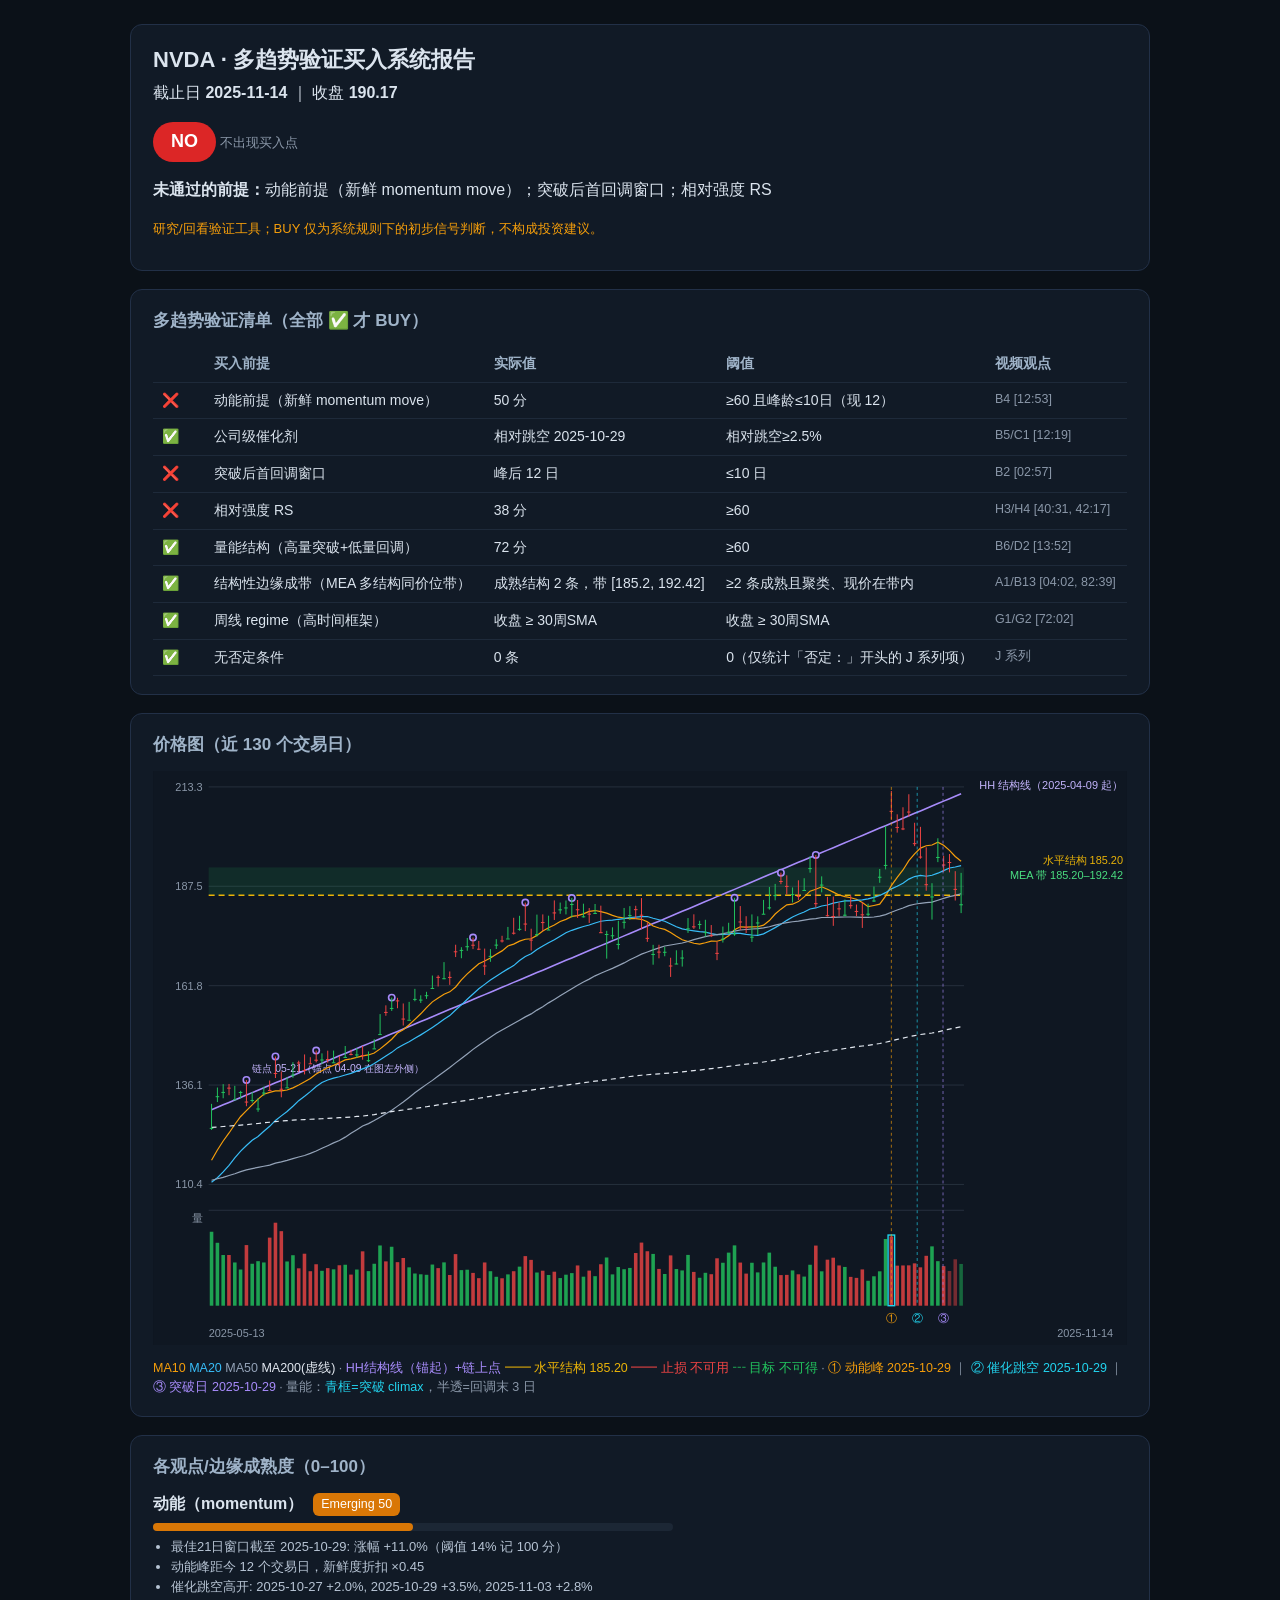
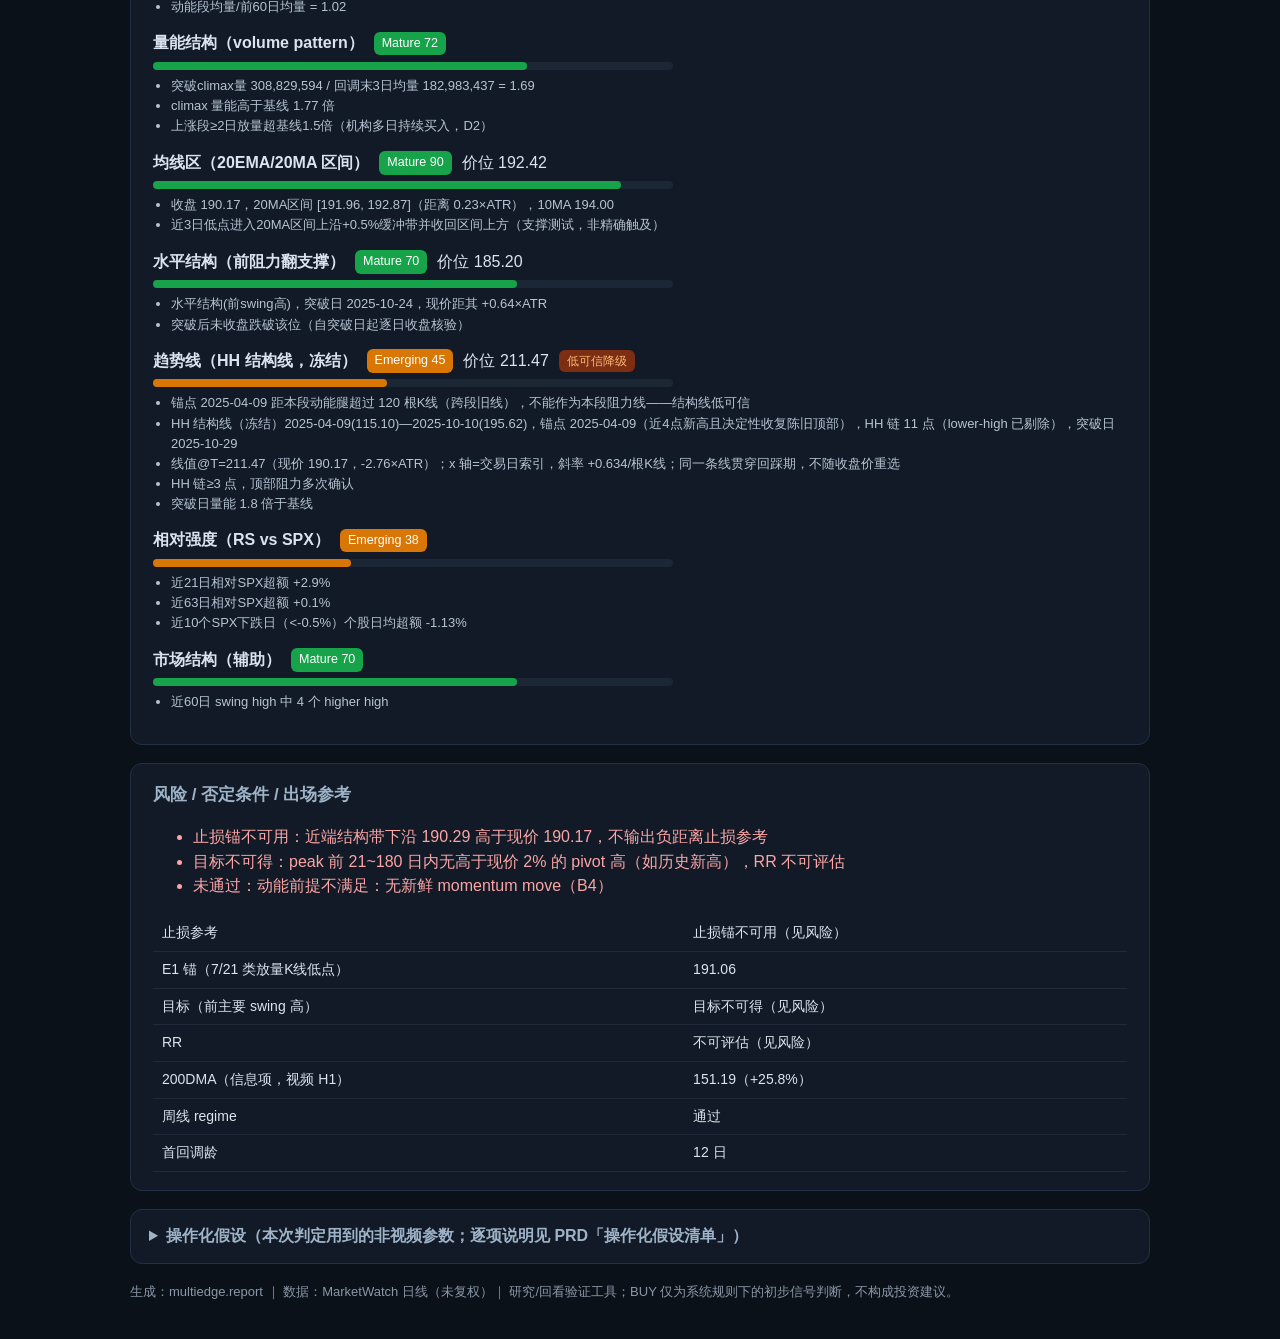
<file: reports/NVDA_2025-11-14.html>
<!DOCTYPE html>
<html lang="zh-CN"><head><meta charset="utf-8">
<meta name="viewport" content="width=device-width, initial-scale=1">
<title>NVDA 多趋势验证报告 2025-11-14</title>
<style>
body{font-family:-apple-system,"Segoe UI","Microsoft YaHei",sans-serif;background:#0b1118;color:#dbe4ee;margin:0;padding:24px;line-height:1.55}
.wrap{max-width:1020px;margin:0 auto}
.card{background:#111a26;border:1px solid #223047;border-radius:12px;padding:18px 22px;margin-bottom:18px}
h1{font-size:22px;margin:0 0 4px} h2{font-size:17px;margin:0 0 12px;color:#9fb3c8}
.verdict{display:inline-block;padding:6px 18px;border-radius:999px;color:#fff;font-weight:700;font-size:18px;background:#dc2626}
.muted{color:#8a97a8;font-size:13px} .num{font-variant-numeric:tabular-nums}
table{width:100%;border-collapse:collapse;font-size:14px}
th,td{text-align:left;padding:7px 9px;border-bottom:1px solid #1e2a3a;vertical-align:top}
th{color:#9fb3c8;font-weight:600} .vp{color:#8a97a8;font-size:12.5px}
.edge{margin-bottom:14px} .edge-head{display:flex;gap:10px;align-items:center;flex-wrap:wrap}
.state{color:#fff;border-radius:6px;padding:2px 8px;font-size:12.5px}
.bar{background:#1c2735;border-radius:6px;height:8px;margin:6px 0;max-width:520px}
.bar-fill{height:8px;border-radius:6px}
ul.ev{margin:6px 0 0 18px;padding:0;color:#b7c4d4;font-size:13px}
.badge-low{background:#7c2d12;color:#fdba74;border-radius:6px;padding:2px 8px;font-size:12px}
.legend{color:#8a97a8;font-size:12.5px;margin-top:6px}
details{background:#111a26;border:1px solid #223047;border-radius:12px;padding:14px 18px;margin-bottom:18px}
summary{cursor:pointer;font-weight:600;color:#9fb3c8}
.diff{background:#1a2433;border-left:3px solid #d97706;padding:8px 12px;margin:8px 0;font-size:13px;color:#cbd5e1}
.disc{color:#f59e0b;font-size:13px}
.risk li{color:#fca5a5}
a{color:#38bdf8}
</style></head><body><div class="wrap">

<div class="card">
<h1>NVDA · 多趋势验证买入系统报告</h1>
<div>截止日 <b>2025-11-14</b> ｜ 收盘 <b class="num">190.17</b></div>
<p><span class="verdict">NO</span> <span class="muted">不出现买入点</span></p>
<p><b>未通过的前提：</b>动能前提（新鲜 momentum move）；突破后首回调窗口；相对强度 RS</p>
<p class="disc">研究/回看验证工具；BUY 仅为系统规则下的初步信号判断，不构成投资建议。</p>
</div>

<div class="card">
<h2>多趋势验证清单（全部 ✅ 才 BUY）</h2>
<table><thead><tr><th style="width:34px"></th><th>买入前提</th><th>实际值</th><th>阈值</th><th>视频观点</th></tr></thead>
<tbody><tr><td>❌</td><td>动能前提（新鲜 momentum move）</td><td class="num">50 分</td><td>≥60 且峰龄≤10日（现 12）</td><td class="vp">B4 [12:53]</td></tr><tr><td>✅</td><td>公司级催化剂</td><td class="num">相对跳空 2025-10-29</td><td>相对跳空≥2.5%</td><td class="vp">B5/C1 [12:19]</td></tr><tr><td>❌</td><td>突破后首回调窗口</td><td class="num">峰后 12 日</td><td>≤10 日</td><td class="vp">B2 [02:57]</td></tr><tr><td>❌</td><td>相对强度 RS</td><td class="num">38 分</td><td>≥60</td><td class="vp">H3/H4 [40:31, 42:17]</td></tr><tr><td>✅</td><td>量能结构（高量突破+低量回调）</td><td class="num">72 分</td><td>≥60</td><td class="vp">B6/D2 [13:52]</td></tr><tr><td>✅</td><td>结构性边缘成带（MEA 多结构同价位带）</td><td class="num">成熟结构 2 条，带 [185.2, 192.42]</td><td>≥2 条成熟且聚类、现价在带内</td><td class="vp">A1/B13 [04:02, 82:39]</td></tr><tr><td>✅</td><td>周线 regime（高时间框架）</td><td class="num">收盘 ≥ 30周SMA</td><td>收盘 ≥ 30周SMA</td><td class="vp">G1/G2 [72:02]</td></tr><tr><td>✅</td><td>无否定条件</td><td class="num">0 条</td><td>0（仅统计「否定：」开头的 J 系列项）</td><td class="vp">J 系列</td></tr></tbody></table>
</div>

<div class="card">
<h2>价格图（近 130 个交易日）</h2>
<svg viewBox="0 0 980 578" xmlns="http://www.w3.org/2000/svg" role="img" aria-label="price chart" font-family="'Noto Sans CJK SC','Microsoft YaHei',sans-serif"><rect x="0" y="0" width="980" height="578" fill="#0f1722"/><line x1="56" y1="416.0" x2="816" y2="416.0" stroke="#26303d" stroke-width="1"/><text font-family="'Noto Sans CJK SC','Microsoft YaHei',sans-serif" x="50" y="420.0" fill="#8a97a8" font-size="11" text-anchor="end">110.4</text><line x1="56" y1="316.0" x2="816" y2="316.0" stroke="#26303d" stroke-width="1"/><text font-family="'Noto Sans CJK SC','Microsoft YaHei',sans-serif" x="50" y="320.0" fill="#8a97a8" font-size="11" text-anchor="end">136.1</text><line x1="56" y1="216.0" x2="816" y2="216.0" stroke="#26303d" stroke-width="1"/><text font-family="'Noto Sans CJK SC','Microsoft YaHei',sans-serif" x="50" y="220.0" fill="#8a97a8" font-size="11" text-anchor="end">161.8</text><line x1="56" y1="116.0" x2="816" y2="116.0" stroke="#26303d" stroke-width="1"/><text font-family="'Noto Sans CJK SC','Microsoft YaHei',sans-serif" x="50" y="120.0" fill="#8a97a8" font-size="11" text-anchor="end">187.5</text><line x1="56" y1="16.0" x2="816" y2="16.0" stroke="#26303d" stroke-width="1"/><text font-family="'Noto Sans CJK SC','Microsoft YaHei',sans-serif" x="50" y="20.0" fill="#8a97a8" font-size="11" text-anchor="end">213.3</text><rect x="56" y="97.0" width="760" height="28.1" fill="#22c55e" opacity="0.12"/><polyline points="58.9,340.9 64.8,338.4 70.6,335.9 76.5,333.5 82.3,331.0 88.2,328.6 94.0,326.1 99.8,323.6 105.7,321.2 111.5,318.7 117.4,316.2 123.2,313.7 129.1,311.3 134.9,308.8 140.8,306.4 146.6,303.9 152.5,301.4 158.3,299.0 164.2,296.5 170.0,294.0 175.8,291.6 181.7,289.1 187.5,286.6 193.4,284.2 199.2,281.7 205.1,279.3 210.9,276.8 216.8,274.3 222.6,271.9 228.5,269.4 234.3,266.9 240.2,264.4 246.0,262.0 251.8,259.6 257.7,257.1 263.5,254.6 269.4,252.1 275.2,249.7 281.1,247.2 286.9,244.7 292.8,242.3 298.6,239.8 304.5,237.4 310.3,234.9 316.2,232.4 322.0,230.0 327.8,227.5 333.7,225.0 339.5,222.6 345.4,220.1 351.2,217.6 357.1,215.2 362.9,212.7 368.8,210.3 374.6,207.8 380.5,205.3 386.3,202.8 392.2,200.4 398.0,197.9 403.8,195.4 409.7,193.0 415.5,190.5 421.4,188.1 427.2,185.6 433.1,183.1 438.9,180.7 444.8,178.2 450.6,175.7 456.5,173.3 462.3,170.8 468.2,168.4 474.0,165.9 479.8,163.4 485.7,161.0 491.5,158.5 497.4,156.0 503.2,153.5 509.1,151.1 514.9,148.6 520.8,146.2 526.6,143.7 532.5,141.2 538.3,138.8 544.2,136.3 550.0,133.8 555.8,131.4 561.7,128.9 567.5,126.4 573.4,124.0 579.2,121.5 585.1,119.1 590.9,116.6 596.8,114.1 602.6,111.7 608.5,109.2 614.3,106.7 620.2,104.2 626.0,101.8 631.8,99.4 637.7,96.9 643.5,94.4 649.4,91.9 655.2,89.5 661.1,87.0 666.9,84.5 672.8,82.1 678.6,79.6 684.5,77.2 690.3,74.7 696.2,72.2 702.0,69.8 707.8,67.3 713.7,64.8 719.5,62.4 725.4,59.9 731.2,57.4 737.1,55.0 742.9,52.5 748.8,50.1 754.6,47.6 760.5,45.1 766.3,42.6 772.2,40.2 778.0,37.7 783.8,35.2 789.7,32.8 795.5,30.3 801.4,27.9 807.2,25.4 813.1,22.9" fill="none" stroke="#a78bfa" stroke-width="1.6"/><line x1="56" y1="125.0" x2="816" y2="125.0" stroke="#eab308" stroke-width="1.4" stroke-dasharray="6,4"/><text font-family="'Noto Sans CJK SC','Microsoft YaHei',sans-serif" x="976" y="17.9" fill="#c4b5fd" font-size="11" text-anchor="end">HH 结构线（2025-04-09 起）</text><text font-family="'Noto Sans CJK SC','Microsoft YaHei',sans-serif" x="976" y="109.0" fill="#4ade80" font-size="11" text-anchor="end">MEA 带 185.20–192.42</text><text font-family="'Noto Sans CJK SC','Microsoft YaHei',sans-serif" x="976" y="94.0" fill="#eab308" font-size="11" text-anchor="end">水平结构 185.20</text><circle cx="94.0" cy="310.9" r="3.2" fill="#0f1722" stroke="#a78bfa" stroke-width="1.6"/><circle cx="123.2" cy="287.2" r="3.2" fill="#0f1722" stroke="#a78bfa" stroke-width="1.6"/><circle cx="164.2" cy="281.3" r="3.2" fill="#0f1722" stroke="#a78bfa" stroke-width="1.6"/><circle cx="240.2" cy="228.0" r="3.2" fill="#0f1722" stroke="#a78bfa" stroke-width="1.6"/><circle cx="322.0" cy="167.6" r="3.2" fill="#0f1722" stroke="#a78bfa" stroke-width="1.6"/><circle cx="374.6" cy="132.4" r="3.2" fill="#0f1722" stroke="#a78bfa" stroke-width="1.6"/><circle cx="421.4" cy="127.8" r="3.2" fill="#0f1722" stroke="#a78bfa" stroke-width="1.6"/><circle cx="585.1" cy="127.6" r="3.2" fill="#0f1722" stroke="#a78bfa" stroke-width="1.6"/><circle cx="631.8" cy="102.3" r="3.2" fill="#0f1722" stroke="#a78bfa" stroke-width="1.6"/><circle cx="666.9" cy="84.5" r="3.2" fill="#0f1722" stroke="#a78bfa" stroke-width="1.6"/><text font-family="'Noto Sans CJK SC','Microsoft YaHei',sans-serif" x="100.0" y="302.9" fill="#c4b5fd" font-size="10.5">链点 05-21（锚点 04-09 在图左外侧）</text><polyline points="58.9,391.6 64.8,381.3 70.6,372.3 76.5,364.2 82.3,355.7 88.2,347.6 94.0,341.8 99.8,335.9 105.7,330.1 111.5,325.3 117.4,323.4 123.2,321.9 129.1,321.8 134.9,321.0 140.8,318.8 146.6,315.9 152.5,312.7 158.3,309.3 164.2,304.8 170.0,301.6 175.8,298.4 181.7,296.2 187.5,293.5 193.4,290.7 199.2,289.6 205.1,288.2 210.9,286.7 216.8,285.7 222.6,283.7 228.5,279.6 234.3,274.9 240.2,269.9 246.0,263.7 251.8,260.4 257.7,255.3 263.5,249.9 269.4,244.3 275.2,238.1 281.1,232.3 286.9,228.5 292.8,224.6 298.6,222.2 304.5,217.3 310.3,210.2 316.2,204.1 322.0,199.0 327.8,193.9 333.7,191.2 339.5,188.1 345.4,184.4 351.2,181.0 357.1,176.1 362.9,174.2 368.8,171.2 374.6,169.3 380.5,168.8 386.3,165.4 392.2,161.0 398.0,157.7 403.8,154.9 409.7,151.4 415.5,149.3 421.4,146.3 427.2,145.5 433.1,143.8 438.9,141.2 444.8,140.4 450.6,141.5 456.5,143.0 462.3,145.3 468.2,147.1 474.0,147.9 479.8,148.5 485.7,148.5 491.5,149.2 497.4,151.7 503.2,156.0 509.1,158.0 514.9,159.4 520.8,162.5 526.6,166.3 532.5,169.8 538.3,171.5 544.2,173.3 550.0,174.2 555.8,172.8 561.7,171.2 567.5,171.3 573.4,169.5 579.2,165.8 585.1,159.8 590.9,156.8 596.8,157.0 602.6,156.8 608.5,156.7 614.3,155.1 620.2,150.5 626.0,143.9 631.8,139.0 637.7,134.7 643.5,134.0 649.4,131.4 655.2,126.7 661.1,120.9 666.9,119.0 672.8,116.5 678.6,119.0 684.5,121.9 690.3,124.7 696.2,126.4 702.0,127.5 707.8,129.0 713.7,132.4 719.5,136.5 725.4,135.3 731.2,134.0 737.1,125.9 742.9,115.3 748.8,107.1 754.6,99.6 760.5,90.2 766.3,83.4 772.2,77.6 778.0,75.2 783.8,74.5 789.7,71.6 795.5,74.7 801.4,79.8 807.2,86.0 813.1,90.8" fill="none" stroke="#f59e0b" stroke-width="1.2"/><polyline points="58.9,413.8 64.8,409.3 70.6,403.4 76.5,396.9 82.3,389.3 88.2,382.4 94.0,376.8 99.8,371.6 105.7,367.7 111.5,362.5 117.4,357.5 123.2,351.6 129.1,347.0 134.9,342.6 140.8,337.3 146.6,331.7 152.5,327.3 158.3,322.6 164.2,317.5 170.0,313.4 175.8,310.9 181.7,309.0 187.5,307.6 193.4,305.9 199.2,304.2 205.1,302.0 210.9,299.7 216.8,297.5 222.6,294.3 228.5,290.6 234.3,286.7 240.2,283.1 246.0,278.6 251.8,275.5 257.7,272.4 263.5,269.0 269.4,265.5 275.2,261.9 281.1,258.0 286.9,254.1 292.8,249.8 298.6,246.1 304.5,240.5 310.3,235.3 316.2,229.7 322.0,224.4 327.8,219.1 333.7,214.7 339.5,210.2 345.4,206.4 351.2,202.8 357.1,199.1 362.9,195.8 368.8,190.7 374.6,186.7 380.5,183.9 386.3,179.7 392.2,176.1 398.0,172.9 403.8,169.7 409.7,166.2 415.5,162.7 421.4,160.3 427.2,158.3 433.1,156.5 438.9,155.0 444.8,152.9 450.6,151.2 456.5,150.4 462.3,150.1 468.2,149.2 474.0,148.6 479.8,147.4 485.7,147.0 491.5,146.5 497.4,146.4 503.2,148.2 509.1,149.7 514.9,151.2 520.8,153.9 526.6,156.7 532.5,158.9 538.3,160.0 544.2,160.9 550.0,161.7 555.8,162.2 561.7,163.6 567.5,164.7 573.4,164.5 579.2,164.2 585.1,163.1 590.9,163.3 596.8,164.3 602.6,165.0 608.5,165.4 614.3,163.9 620.2,160.8 626.0,157.6 631.8,154.3 637.7,150.3 643.5,146.9 649.4,144.1 655.2,141.8 661.1,138.8 666.9,137.8 672.8,135.8 678.6,134.8 684.5,132.9 690.3,131.8 696.2,130.6 702.0,130.7 707.8,130.2 713.7,129.6 719.5,128.7 725.4,127.1 731.2,125.2 737.1,122.4 742.9,118.6 748.8,115.9 754.6,113.0 760.5,108.8 766.3,106.2 772.2,105.0 778.0,105.9 783.8,104.9 789.7,102.8 795.5,100.2 801.4,97.6 807.2,96.6 813.1,95.2" fill="none" stroke="#38bdf8" stroke-width="1.2"/><polyline points="58.9,411.8 64.8,410.3 70.6,408.9 76.5,407.0 82.3,405.2 88.2,403.1 94.0,401.3 99.8,400.0 105.7,398.8 111.5,397.7 117.4,396.5 123.2,394.6 129.1,393.3 134.9,391.8 140.8,390.0 146.6,388.4 152.5,386.9 158.3,384.7 164.2,382.3 170.0,379.6 175.8,377.0 181.7,374.2 187.5,371.8 193.4,368.4 199.2,364.6 205.1,360.9 210.9,357.2 216.8,354.8 222.6,351.7 228.5,348.3 234.3,344.9 240.2,341.3 246.0,337.2 251.8,333.1 257.7,328.5 263.5,323.8 269.4,319.5 275.2,315.3 281.1,311.3 286.9,306.9 292.8,302.6 298.6,298.3 304.5,293.7 310.3,289.3 316.2,284.7 322.0,280.1 327.8,275.9 333.7,272.0 339.5,267.8 345.4,263.9 351.2,260.5 357.1,257.3 362.9,254.1 368.8,250.7 374.6,247.4 380.5,244.4 386.3,240.6 392.2,237.1 398.0,233.3 403.8,229.8 409.7,226.1 415.5,222.7 421.4,219.0 427.2,215.6 433.1,212.4 438.9,209.4 444.8,206.1 450.6,203.5 456.5,201.0 462.3,198.6 468.2,195.8 474.0,193.1 479.8,190.0 485.7,187.1 491.5,184.3 497.4,182.1 503.2,180.0 509.1,178.0 514.9,176.1 520.8,175.1 526.6,174.1 532.5,173.1 538.3,171.6 544.2,169.7 550.0,168.1 555.8,166.7 561.7,165.4 567.5,164.6 573.4,163.6 579.2,162.6 585.1,161.1 590.9,160.0 596.8,159.5 602.6,159.0 608.5,158.6 614.3,157.9 620.2,156.7 626.0,155.1 631.8,153.7 637.7,152.6 643.5,151.7 649.4,151.1 655.2,150.0 661.1,149.0 666.9,148.6 672.8,147.4 678.6,147.4 684.5,147.3 690.3,147.1 696.2,146.9 702.0,146.9 707.8,147.0 713.7,147.2 719.5,147.2 725.4,146.9 731.2,146.0 737.1,144.5 742.9,142.1 748.8,139.9 754.6,137.8 760.5,135.5 766.3,134.1 772.2,133.1 778.0,132.5 783.8,131.9 789.7,130.0 795.5,128.2 801.4,126.4 807.2,125.2 813.1,123.5" fill="none" stroke="#94a3b8" stroke-width="1.2"/><polyline points="58.9,358.6 64.8,358.2 70.6,357.7 76.5,357.2 82.3,356.8 88.2,356.3 94.0,355.8 99.8,355.2 105.7,354.7 111.5,354.0 117.4,353.4 123.2,352.7 129.1,352.2 134.9,351.8 140.8,351.3 146.6,351.0 152.5,350.7 158.3,350.4 164.2,350.1 170.0,349.9 175.8,349.5 181.7,349.2 187.5,348.8 193.4,348.5 199.2,348.2 205.1,347.6 210.9,347.2 216.8,346.5 222.6,345.7 228.5,344.7 234.3,343.7 240.2,342.7 246.0,341.8 251.8,341.1 257.7,340.3 263.5,339.5 269.4,338.7 275.2,337.8 281.1,336.9 286.9,336.0 292.8,335.0 298.6,334.1 304.5,333.1 310.3,332.2 316.2,331.3 322.0,330.3 327.8,329.3 333.7,328.3 339.5,327.3 345.4,326.3 351.2,325.4 357.1,324.4 362.9,323.6 368.8,322.7 374.6,321.9 380.5,321.1 386.3,320.3 392.2,319.4 398.0,318.5 403.8,317.7 409.7,316.8 415.5,316.1 421.4,315.3 427.2,314.5 433.1,313.7 438.9,312.9 444.8,312.1 450.6,311.4 456.5,310.7 462.3,309.9 468.2,309.1 474.0,308.3 479.8,307.4 485.7,306.7 491.5,306.1 497.4,305.6 503.2,305.1 509.1,304.7 514.9,304.2 520.8,303.8 526.6,303.3 532.5,302.7 538.3,302.1 544.2,301.5 550.0,300.9 555.8,300.2 561.7,299.4 567.5,298.8 573.4,298.0 579.2,297.2 585.1,296.4 590.9,295.6 596.8,295.0 602.6,294.4 608.5,293.7 614.3,292.8 620.2,291.9 626.0,290.9 631.8,289.9 637.7,288.9 643.5,287.8 649.4,286.8 655.2,285.6 661.1,284.4 666.9,283.5 672.8,282.5 678.6,281.7 684.5,281.0 690.3,280.1 696.2,279.2 702.0,278.3 707.8,277.4 713.7,276.7 719.5,276.1 725.4,275.2 731.2,274.2 737.1,272.9 742.9,271.5 748.8,270.1 754.6,268.8 760.5,267.4 766.3,266.2 772.2,265.1 778.0,264.4 783.8,263.6 789.7,262.5 795.5,261.0 801.4,259.7 807.2,258.5 813.1,257.3" fill="none" stroke="#e2e8f0" stroke-width="1.2" stroke-dasharray="5,4"/><line x1="58.9" y1="334.9" x2="58.9" y2="361.1" stroke="#22c55e" stroke-width="1"/><rect x="57.1" y="359.1" width="3.6" height="1.0" fill="#22c55e"/><line x1="64.8" y1="318.5" x2="64.8" y2="333.1" stroke="#22c55e" stroke-width="1"/><rect x="63.0" y="327.2" width="3.6" height="1.0" fill="#22c55e"/><line x1="70.6" y1="315.1" x2="70.6" y2="329.3" stroke="#22c55e" stroke-width="1"/><rect x="68.8" y="322.9" width="3.6" height="1.0" fill="#22c55e"/><line x1="76.5" y1="314.9" x2="76.5" y2="326.2" stroke="#ef4444" stroke-width="1"/><rect x="74.6" y="318.6" width="3.6" height="1.0" fill="#ef4444"/><line x1="82.3" y1="316.8" x2="82.3" y2="330.3" stroke="#22c55e" stroke-width="1"/><rect x="80.5" y="330.3" width="3.6" height="1.0" fill="#22c55e"/><line x1="88.2" y1="321.8" x2="88.2" y2="329.4" stroke="#22c55e" stroke-width="1"/><rect x="86.3" y="323.0" width="3.6" height="1.0" fill="#22c55e"/><line x1="94.0" y1="310.9" x2="94.0" y2="337.3" stroke="#ef4444" stroke-width="1"/><rect x="92.2" y="332.6" width="3.6" height="1.0" fill="#ef4444"/><line x1="99.8" y1="323.1" x2="99.8" y2="333.6" stroke="#22c55e" stroke-width="1"/><rect x="98.0" y="331.0" width="3.6" height="1.0" fill="#22c55e"/><line x1="105.7" y1="329.2" x2="105.7" y2="342.9" stroke="#22c55e" stroke-width="1"/><rect x="103.9" y="339.6" width="3.6" height="1.0" fill="#22c55e"/><line x1="111.5" y1="317.6" x2="111.5" y2="326.8" stroke="#22c55e" stroke-width="1"/><rect x="109.7" y="323.5" width="3.6" height="1.0" fill="#22c55e"/><line x1="117.4" y1="311.4" x2="117.4" y2="321.0" stroke="#ef4444" stroke-width="1"/><rect x="115.6" y="320.9" width="3.6" height="1.0" fill="#ef4444"/><line x1="123.2" y1="287.2" x2="123.2" y2="308.9" stroke="#ef4444" stroke-width="1"/><rect x="121.4" y="303.9" width="3.6" height="1.0" fill="#ef4444"/><line x1="129.1" y1="302.2" x2="129.1" y2="328.3" stroke="#ef4444" stroke-width="1"/><rect x="127.3" y="319.7" width="3.6" height="1.0" fill="#ef4444"/><line x1="134.9" y1="308.1" x2="134.9" y2="318.6" stroke="#22c55e" stroke-width="1"/><rect x="133.1" y="318.3" width="3.6" height="1.0" fill="#22c55e"/><line x1="140.8" y1="293.0" x2="140.8" y2="308.7" stroke="#22c55e" stroke-width="1"/><rect x="139.0" y="305.5" width="3.6" height="1.0" fill="#22c55e"/><line x1="146.6" y1="291.5" x2="146.6" y2="302.5" stroke="#ef4444" stroke-width="1"/><rect x="144.8" y="293.3" width="3.6" height="1.0" fill="#ef4444"/><line x1="152.5" y1="285.2" x2="152.5" y2="305.3" stroke="#ef4444" stroke-width="1"/><rect x="150.6" y="300.8" width="3.6" height="1.0" fill="#ef4444"/><line x1="158.3" y1="288.0" x2="158.3" y2="294.9" stroke="#ef4444" stroke-width="1"/><rect x="156.5" y="294.1" width="3.6" height="1.0" fill="#ef4444"/><line x1="164.2" y1="281.3" x2="164.2" y2="293.2" stroke="#ef4444" stroke-width="1"/><rect x="162.3" y="290.5" width="3.6" height="1.0" fill="#ef4444"/><line x1="170.0" y1="284.1" x2="170.0" y2="294.8" stroke="#22c55e" stroke-width="1"/><rect x="168.2" y="290.3" width="3.6" height="1.0" fill="#22c55e"/><line x1="175.8" y1="281.4" x2="175.8" y2="293.5" stroke="#ef4444" stroke-width="1"/><rect x="174.0" y="289.8" width="3.6" height="1.0" fill="#ef4444"/><line x1="181.7" y1="281.3" x2="181.7" y2="293.6" stroke="#22c55e" stroke-width="1"/><rect x="179.9" y="293.1" width="3.6" height="1.0" fill="#22c55e"/><line x1="187.5" y1="286.8" x2="187.5" y2="297.4" stroke="#ef4444" stroke-width="1"/><rect x="185.7" y="293.1" width="3.6" height="1.0" fill="#ef4444"/><line x1="193.4" y1="276.7" x2="193.4" y2="288.3" stroke="#22c55e" stroke-width="1"/><rect x="191.6" y="287.7" width="3.6" height="1.0" fill="#22c55e"/><line x1="199.2" y1="280.5" x2="199.2" y2="286.1" stroke="#ef4444" stroke-width="1"/><rect x="197.4" y="284.7" width="3.6" height="1.0" fill="#ef4444"/><line x1="205.1" y1="278.8" x2="205.1" y2="288.6" stroke="#22c55e" stroke-width="1"/><rect x="203.3" y="285.2" width="3.6" height="1.0" fill="#22c55e"/><line x1="210.9" y1="276.7" x2="210.9" y2="290.5" stroke="#ef4444" stroke-width="1"/><rect x="209.1" y="285.8" width="3.6" height="1.0" fill="#ef4444"/><line x1="216.8" y1="282.2" x2="216.8" y2="292.9" stroke="#22c55e" stroke-width="1"/><rect x="215.0" y="291.0" width="3.6" height="1.0" fill="#22c55e"/><line x1="222.6" y1="269.8" x2="222.6" y2="279.4" stroke="#22c55e" stroke-width="1"/><rect x="220.8" y="279.1" width="3.6" height="1.0" fill="#22c55e"/><line x1="228.5" y1="244.6" x2="228.5" y2="264.8" stroke="#22c55e" stroke-width="1"/><rect x="226.6" y="264.7" width="3.6" height="1.0" fill="#22c55e"/><line x1="234.3" y1="235.8" x2="234.3" y2="246.3" stroke="#ef4444" stroke-width="1"/><rect x="232.5" y="242.4" width="3.6" height="1.0" fill="#ef4444"/><line x1="240.2" y1="228.0" x2="240.2" y2="241.4" stroke="#22c55e" stroke-width="1"/><rect x="238.3" y="238.4" width="3.6" height="1.0" fill="#22c55e"/><line x1="246.0" y1="228.2" x2="246.0" y2="238.7" stroke="#ef4444" stroke-width="1"/><rect x="244.2" y="230.8" width="3.6" height="1.0" fill="#ef4444"/><line x1="251.8" y1="233.9" x2="251.8" y2="256.1" stroke="#ef4444" stroke-width="1"/><rect x="250.0" y="249.1" width="3.6" height="1.0" fill="#ef4444"/><line x1="257.7" y1="232.3" x2="257.7" y2="250.3" stroke="#22c55e" stroke-width="1"/><rect x="255.9" y="250.3" width="3.6" height="1.0" fill="#22c55e"/><line x1="263.5" y1="219.2" x2="263.5" y2="231.7" stroke="#22c55e" stroke-width="1"/><rect x="261.7" y="229.3" width="3.6" height="1.0" fill="#22c55e"/><line x1="269.4" y1="225.7" x2="269.4" y2="233.4" stroke="#22c55e" stroke-width="1"/><rect x="267.6" y="230.0" width="3.6" height="1.0" fill="#22c55e"/><line x1="275.2" y1="222.2" x2="275.2" y2="229.3" stroke="#22c55e" stroke-width="1"/><rect x="273.4" y="225.6" width="3.6" height="1.0" fill="#22c55e"/><line x1="281.1" y1="205.8" x2="281.1" y2="218.5" stroke="#22c55e" stroke-width="1"/><rect x="279.3" y="218.3" width="3.6" height="1.0" fill="#22c55e"/><line x1="286.9" y1="205.5" x2="286.9" y2="216.8" stroke="#ef4444" stroke-width="1"/><rect x="285.1" y="207.1" width="3.6" height="1.0" fill="#ef4444"/><line x1="292.8" y1="192.3" x2="292.8" y2="209.5" stroke="#22c55e" stroke-width="1"/><rect x="291.0" y="208.5" width="3.6" height="1.0" fill="#22c55e"/><line x1="298.6" y1="201.7" x2="298.6" y2="215.2" stroke="#ef4444" stroke-width="1"/><rect x="296.8" y="207.2" width="3.6" height="1.0" fill="#ef4444"/><line x1="304.5" y1="174.8" x2="304.5" y2="187.2" stroke="#ef4444" stroke-width="1"/><rect x="302.6" y="181.4" width="3.6" height="1.0" fill="#ef4444"/><line x1="310.3" y1="177.3" x2="310.3" y2="188.4" stroke="#22c55e" stroke-width="1"/><rect x="308.5" y="180.0" width="3.6" height="1.0" fill="#22c55e"/><line x1="316.2" y1="168.0" x2="316.2" y2="180.9" stroke="#22c55e" stroke-width="1"/><rect x="314.3" y="176.3" width="3.6" height="1.0" fill="#22c55e"/><line x1="322.0" y1="167.6" x2="322.0" y2="179.2" stroke="#ef4444" stroke-width="1"/><rect x="320.2" y="174.8" width="3.6" height="1.0" fill="#ef4444"/><line x1="327.8" y1="171.0" x2="327.8" y2="180.2" stroke="#ef4444" stroke-width="1"/><rect x="326.0" y="178.8" width="3.6" height="1.0" fill="#ef4444"/><line x1="333.7" y1="178.7" x2="333.7" y2="205.2" stroke="#ef4444" stroke-width="1"/><rect x="331.9" y="195.7" width="3.6" height="1.0" fill="#ef4444"/><line x1="339.5" y1="179.2" x2="339.5" y2="192.0" stroke="#22c55e" stroke-width="1"/><rect x="337.7" y="186.0" width="3.6" height="1.0" fill="#22c55e"/><line x1="345.4" y1="169.2" x2="345.4" y2="179.1" stroke="#22c55e" stroke-width="1"/><rect x="343.6" y="174.7" width="3.6" height="1.0" fill="#22c55e"/><line x1="351.2" y1="165.8" x2="351.2" y2="172.6" stroke="#ef4444" stroke-width="1"/><rect x="349.4" y="170.5" width="3.6" height="1.0" fill="#ef4444"/><line x1="357.1" y1="156.9" x2="357.1" y2="168.7" stroke="#22c55e" stroke-width="1"/><rect x="355.3" y="168.5" width="3.6" height="1.0" fill="#22c55e"/><line x1="362.9" y1="147.7" x2="362.9" y2="164.6" stroke="#ef4444" stroke-width="1"/><rect x="361.1" y="162.7" width="3.6" height="1.0" fill="#ef4444"/><line x1="368.8" y1="145.7" x2="368.8" y2="160.7" stroke="#22c55e" stroke-width="1"/><rect x="367.0" y="158.8" width="3.6" height="1.0" fill="#22c55e"/><line x1="374.6" y1="132.4" x2="374.6" y2="161.1" stroke="#ef4444" stroke-width="1"/><rect x="372.8" y="153.5" width="3.6" height="1.0" fill="#ef4444"/><line x1="380.5" y1="158.7" x2="380.5" y2="180.7" stroke="#ef4444" stroke-width="1"/><rect x="378.6" y="169.7" width="3.6" height="1.0" fill="#ef4444"/><line x1="386.3" y1="144.5" x2="386.3" y2="166.6" stroke="#22c55e" stroke-width="1"/><rect x="384.5" y="164.1" width="3.6" height="1.0" fill="#22c55e"/><line x1="392.2" y1="144.3" x2="392.2" y2="161.2" stroke="#ef4444" stroke-width="1"/><rect x="390.3" y="152.0" width="3.6" height="1.0" fill="#ef4444"/><line x1="398.0" y1="145.6" x2="398.0" y2="159.8" stroke="#22c55e" stroke-width="1"/><rect x="396.2" y="159.5" width="3.6" height="1.0" fill="#22c55e"/><line x1="403.8" y1="130.2" x2="403.8" y2="149.9" stroke="#ef4444" stroke-width="1"/><rect x="402.0" y="142.3" width="3.6" height="1.0" fill="#ef4444"/><line x1="409.7" y1="132.4" x2="409.7" y2="143.7" stroke="#22c55e" stroke-width="1"/><rect x="407.9" y="139.2" width="3.6" height="1.0" fill="#22c55e"/><line x1="415.5" y1="130.3" x2="415.5" y2="144.3" stroke="#22c55e" stroke-width="1"/><rect x="413.7" y="137.3" width="3.6" height="1.0" fill="#22c55e"/><line x1="421.4" y1="127.8" x2="421.4" y2="147.4" stroke="#22c55e" stroke-width="1"/><rect x="419.6" y="133.8" width="3.6" height="1.0" fill="#22c55e"/><line x1="427.2" y1="129.8" x2="427.2" y2="147.8" stroke="#ef4444" stroke-width="1"/><rect x="425.4" y="139.1" width="3.6" height="1.0" fill="#ef4444"/><line x1="433.1" y1="133.5" x2="433.1" y2="147.4" stroke="#22c55e" stroke-width="1"/><rect x="431.3" y="146.2" width="3.6" height="1.0" fill="#22c55e"/><line x1="438.9" y1="137.9" x2="438.9" y2="152.9" stroke="#ef4444" stroke-width="1"/><rect x="437.1" y="143.5" width="3.6" height="1.0" fill="#ef4444"/><line x1="444.8" y1="133.8" x2="444.8" y2="143.0" stroke="#22c55e" stroke-width="1"/><rect x="443.0" y="142.9" width="3.6" height="1.0" fill="#22c55e"/><line x1="450.6" y1="135.5" x2="450.6" y2="162.8" stroke="#ef4444" stroke-width="1"/><rect x="448.8" y="162.2" width="3.6" height="1.0" fill="#ef4444"/><line x1="456.5" y1="160.8" x2="456.5" y2="188.8" stroke="#22c55e" stroke-width="1"/><rect x="454.6" y="164.0" width="3.6" height="1.0" fill="#22c55e"/><line x1="462.3" y1="157.3" x2="462.3" y2="169.3" stroke="#22c55e" stroke-width="1"/><rect x="460.5" y="165.3" width="3.6" height="1.0" fill="#22c55e"/><line x1="468.2" y1="150.7" x2="468.2" y2="179.5" stroke="#22c55e" stroke-width="1"/><rect x="466.3" y="174.0" width="3.6" height="1.0" fill="#22c55e"/><line x1="474.0" y1="137.8" x2="474.0" y2="158.6" stroke="#22c55e" stroke-width="1"/><rect x="472.2" y="151.7" width="3.6" height="1.0" fill="#22c55e"/><line x1="479.8" y1="136.0" x2="479.8" y2="149.9" stroke="#22c55e" stroke-width="1"/><rect x="478.0" y="145.0" width="3.6" height="1.0" fill="#22c55e"/><line x1="485.7" y1="135.6" x2="485.7" y2="148.8" stroke="#ef4444" stroke-width="1"/><rect x="483.9" y="139.0" width="3.6" height="1.0" fill="#ef4444"/><line x1="491.5" y1="127.9" x2="491.5" y2="159.2" stroke="#ef4444" stroke-width="1"/><rect x="489.7" y="144.6" width="3.6" height="1.0" fill="#ef4444"/><line x1="497.4" y1="152.5" x2="497.4" y2="171.9" stroke="#ef4444" stroke-width="1"/><rect x="495.6" y="167.9" width="3.6" height="1.0" fill="#ef4444"/><line x1="503.2" y1="174.9" x2="503.2" y2="194.9" stroke="#22c55e" stroke-width="1"/><rect x="501.4" y="184.1" width="3.6" height="1.0" fill="#22c55e"/><line x1="509.1" y1="174.8" x2="509.1" y2="188.5" stroke="#ef4444" stroke-width="1"/><rect x="507.3" y="181.7" width="3.6" height="1.0" fill="#ef4444"/><line x1="514.9" y1="176.9" x2="514.9" y2="186.4" stroke="#22c55e" stroke-width="1"/><rect x="513.1" y="181.9" width="3.6" height="1.0" fill="#22c55e"/><line x1="520.8" y1="187.9" x2="520.8" y2="207.2" stroke="#ef4444" stroke-width="1"/><rect x="519.0" y="195.7" width="3.6" height="1.0" fill="#ef4444"/><line x1="526.6" y1="180.4" x2="526.6" y2="194.4" stroke="#22c55e" stroke-width="1"/><rect x="524.8" y="193.7" width="3.6" height="1.0" fill="#22c55e"/><line x1="532.5" y1="180.3" x2="532.5" y2="196.8" stroke="#22c55e" stroke-width="1"/><rect x="530.6" y="187.7" width="3.6" height="1.0" fill="#22c55e"/><line x1="538.3" y1="148.0" x2="538.3" y2="162.9" stroke="#22c55e" stroke-width="1"/><rect x="536.5" y="158.3" width="3.6" height="1.0" fill="#22c55e"/><line x1="544.2" y1="144.2" x2="544.2" y2="158.9" stroke="#ef4444" stroke-width="1"/><rect x="542.3" y="156.3" width="3.6" height="1.0" fill="#ef4444"/><line x1="550.0" y1="150.7" x2="550.0" y2="159.1" stroke="#22c55e" stroke-width="1"/><rect x="548.2" y="153.9" width="3.6" height="1.0" fill="#22c55e"/><line x1="555.8" y1="149.7" x2="555.8" y2="166.6" stroke="#22c55e" stroke-width="1"/><rect x="554.0" y="162.1" width="3.6" height="1.0" fill="#22c55e"/><line x1="561.7" y1="155.0" x2="561.7" y2="167.1" stroke="#ef4444" stroke-width="1"/><rect x="559.9" y="165.2" width="3.6" height="1.0" fill="#ef4444"/><line x1="567.5" y1="171.7" x2="567.5" y2="190.3" stroke="#ef4444" stroke-width="1"/><rect x="565.7" y="183.0" width="3.6" height="1.0" fill="#ef4444"/><line x1="573.4" y1="156.5" x2="573.4" y2="172.6" stroke="#22c55e" stroke-width="1"/><rect x="571.6" y="168.7" width="3.6" height="1.0" fill="#22c55e"/><line x1="579.2" y1="152.7" x2="579.2" y2="164.0" stroke="#22c55e" stroke-width="1"/><rect x="577.4" y="161.7" width="3.6" height="1.0" fill="#22c55e"/><line x1="585.1" y1="127.6" x2="585.1" y2="165.8" stroke="#22c55e" stroke-width="1"/><rect x="583.3" y="163.5" width="3.6" height="1.0" fill="#22c55e"/><line x1="590.9" y1="135.9" x2="590.9" y2="160.0" stroke="#ef4444" stroke-width="1"/><rect x="589.1" y="151.4" width="3.6" height="1.0" fill="#ef4444"/><line x1="596.8" y1="146.1" x2="596.8" y2="163.1" stroke="#ef4444" stroke-width="1"/><rect x="595.0" y="157.0" width="3.6" height="1.0" fill="#ef4444"/><line x1="602.6" y1="144.3" x2="602.6" y2="172.0" stroke="#22c55e" stroke-width="1"/><rect x="600.8" y="166.7" width="3.6" height="1.0" fill="#22c55e"/><line x1="608.5" y1="146.2" x2="608.5" y2="165.0" stroke="#22c55e" stroke-width="1"/><rect x="606.6" y="152.4" width="3.6" height="1.0" fill="#22c55e"/><line x1="614.3" y1="129.7" x2="614.3" y2="144.0" stroke="#22c55e" stroke-width="1"/><rect x="612.5" y="143.6" width="3.6" height="1.0" fill="#22c55e"/><line x1="620.2" y1="116.7" x2="620.2" y2="139.5" stroke="#22c55e" stroke-width="1"/><rect x="618.3" y="137.2" width="3.6" height="1.0" fill="#22c55e"/><line x1="626.0" y1="113.6" x2="626.0" y2="130.1" stroke="#22c55e" stroke-width="1"/><rect x="624.2" y="124.9" width="3.6" height="1.0" fill="#22c55e"/><line x1="631.8" y1="102.3" x2="631.8" y2="113.9" stroke="#ef4444" stroke-width="1"/><rect x="630.0" y="110.7" width="3.6" height="1.0" fill="#ef4444"/><line x1="637.7" y1="105.0" x2="637.7" y2="124.3" stroke="#ef4444" stroke-width="1"/><rect x="635.9" y="115.6" width="3.6" height="1.0" fill="#ef4444"/><line x1="643.5" y1="117.2" x2="643.5" y2="132.3" stroke="#22c55e" stroke-width="1"/><rect x="641.7" y="123.9" width="3.6" height="1.0" fill="#22c55e"/><line x1="649.4" y1="110.0" x2="649.4" y2="129.7" stroke="#ef4444" stroke-width="1"/><rect x="647.6" y="125.7" width="3.6" height="1.0" fill="#ef4444"/><line x1="655.2" y1="107.9" x2="655.2" y2="119.8" stroke="#22c55e" stroke-width="1"/><rect x="653.4" y="119.7" width="3.6" height="1.0" fill="#22c55e"/><line x1="661.1" y1="85.8" x2="661.1" y2="102.3" stroke="#22c55e" stroke-width="1"/><rect x="659.3" y="97.7" width="3.6" height="1.0" fill="#22c55e"/><line x1="666.9" y1="84.5" x2="666.9" y2="137.3" stroke="#ef4444" stroke-width="1"/><rect x="665.1" y="133.0" width="3.6" height="1.0" fill="#ef4444"/><line x1="672.8" y1="106.0" x2="672.8" y2="122.1" stroke="#22c55e" stroke-width="1"/><rect x="671.0" y="114.3" width="3.6" height="1.0" fill="#22c55e"/><line x1="678.6" y1="126.6" x2="678.6" y2="146.4" stroke="#ef4444" stroke-width="1"/><rect x="676.8" y="145.1" width="3.6" height="1.0" fill="#ef4444"/><line x1="684.5" y1="126.3" x2="684.5" y2="155.8" stroke="#ef4444" stroke-width="1"/><rect x="682.6" y="145.9" width="3.6" height="1.0" fill="#ef4444"/><line x1="690.3" y1="132.5" x2="690.3" y2="146.2" stroke="#ef4444" stroke-width="1"/><rect x="688.5" y="138.2" width="3.6" height="1.0" fill="#ef4444"/><line x1="696.2" y1="129.3" x2="696.2" y2="146.2" stroke="#22c55e" stroke-width="1"/><rect x="694.3" y="144.6" width="3.6" height="1.0" fill="#22c55e"/><line x1="702.0" y1="125.0" x2="702.0" y2="138.5" stroke="#ef4444" stroke-width="1"/><rect x="700.2" y="135.0" width="3.6" height="1.0" fill="#ef4444"/><line x1="707.8" y1="134.4" x2="707.8" y2="146.0" stroke="#ef4444" stroke-width="1"/><rect x="706.0" y="140.8" width="3.6" height="1.0" fill="#ef4444"/><line x1="713.7" y1="131.9" x2="713.7" y2="157.9" stroke="#ef4444" stroke-width="1"/><rect x="711.9" y="144.2" width="3.6" height="1.0" fill="#ef4444"/><line x1="719.5" y1="133.5" x2="719.5" y2="146.1" stroke="#22c55e" stroke-width="1"/><rect x="717.7" y="143.6" width="3.6" height="1.0" fill="#22c55e"/><line x1="725.4" y1="116.2" x2="725.4" y2="131.7" stroke="#22c55e" stroke-width="1"/><rect x="723.6" y="130.3" width="3.6" height="1.0" fill="#22c55e"/><line x1="731.2" y1="98.6" x2="731.2" y2="112.5" stroke="#22c55e" stroke-width="1"/><rect x="729.4" y="106.4" width="3.6" height="1.0" fill="#22c55e"/><line x1="737.1" y1="55.3" x2="737.1" y2="99.0" stroke="#22c55e" stroke-width="1"/><rect x="735.3" y="94.5" width="3.6" height="1.0" fill="#22c55e"/><line x1="742.9" y1="20.1" x2="742.9" y2="48.9" stroke="#ef4444" stroke-width="1"/><rect x="741.1" y="40.1" width="3.6" height="1.0" fill="#ef4444"/><line x1="748.8" y1="43.6" x2="748.8" y2="62.0" stroke="#ef4444" stroke-width="1"/><rect x="747.0" y="56.3" width="3.6" height="1.0" fill="#ef4444"/><line x1="754.6" y1="36.5" x2="754.6" y2="59.5" stroke="#ef4444" stroke-width="1"/><rect x="752.8" y="57.8" width="3.6" height="1.0" fill="#ef4444"/><line x1="760.5" y1="23.4" x2="760.5" y2="45.9" stroke="#ef4444" stroke-width="1"/><rect x="758.6" y="40.8" width="3.6" height="1.0" fill="#ef4444"/><line x1="766.3" y1="52.1" x2="766.3" y2="75.6" stroke="#ef4444" stroke-width="1"/><rect x="764.5" y="72.6" width="3.6" height="1.0" fill="#ef4444"/><line x1="772.2" y1="56.2" x2="772.2" y2="88.3" stroke="#ef4444" stroke-width="1"/><rect x="770.3" y="86.1" width="3.6" height="1.0" fill="#ef4444"/><line x1="778.0" y1="76.8" x2="778.0" y2="120.5" stroke="#ef4444" stroke-width="1"/><rect x="776.2" y="113.9" width="3.6" height="1.0" fill="#ef4444"/><line x1="783.8" y1="112.9" x2="783.8" y2="149.5" stroke="#22c55e" stroke-width="1"/><rect x="782.0" y="126.2" width="3.6" height="1.0" fill="#22c55e"/><line x1="789.7" y1="67.7" x2="789.7" y2="91.7" stroke="#22c55e" stroke-width="1"/><rect x="787.9" y="86.5" width="3.6" height="1.0" fill="#22c55e"/><line x1="795.5" y1="85.3" x2="795.5" y2="101.3" stroke="#ef4444" stroke-width="1"/><rect x="793.7" y="94.1" width="3.6" height="1.0" fill="#ef4444"/><line x1="801.4" y1="83.5" x2="801.4" y2="102.0" stroke="#ef4444" stroke-width="1"/><rect x="799.6" y="91.6" width="3.6" height="1.0" fill="#ef4444"/><line x1="807.2" y1="100.8" x2="807.2" y2="130.3" stroke="#ef4444" stroke-width="1"/><rect x="805.4" y="118.6" width="3.6" height="1.0" fill="#ef4444"/><line x1="813.1" y1="102.5" x2="813.1" y2="143.0" stroke="#22c55e" stroke-width="1"/><rect x="811.3" y="134.1" width="3.6" height="1.0" fill="#22c55e"/><line x1="56" y1="442" x2="816" y2="442" stroke="#26303d" stroke-width="1"/><text font-family="'Noto Sans CJK SC','Microsoft YaHei',sans-serif" x="50" y="454" fill="#8a97a8" font-size="11" text-anchor="end">量</text><rect x="57.1" y="463.6" width="3.6" height="74.4" fill="#22c55e" opacity="0.8"/><rect x="63.0" y="474.7" width="3.6" height="63.3" fill="#22c55e" opacity="0.8"/><rect x="68.8" y="487.0" width="3.6" height="51.0" fill="#22c55e" opacity="0.8"/><rect x="74.6" y="487.0" width="3.6" height="51.0" fill="#ef4444" opacity="0.8"/><rect x="80.5" y="494.5" width="3.6" height="43.5" fill="#22c55e" opacity="0.8"/><rect x="86.3" y="501.6" width="3.6" height="36.4" fill="#22c55e" opacity="0.8"/><rect x="92.2" y="477.0" width="3.6" height="61.0" fill="#ef4444" opacity="0.8"/><rect x="98.0" y="495.8" width="3.6" height="42.2" fill="#22c55e" opacity="0.8"/><rect x="103.9" y="493.2" width="3.6" height="44.8" fill="#22c55e" opacity="0.8"/><rect x="109.7" y="494.5" width="3.6" height="43.5" fill="#22c55e" opacity="0.8"/><rect x="115.6" y="469.5" width="3.6" height="68.5" fill="#ef4444" opacity="0.8"/><rect x="121.4" y="454.5" width="3.6" height="83.5" fill="#ef4444" opacity="0.8"/><rect x="127.3" y="463.0" width="3.6" height="75.0" fill="#ef4444" opacity="0.8"/><rect x="133.1" y="493.5" width="3.6" height="44.5" fill="#22c55e" opacity="0.8"/><rect x="139.0" y="487.2" width="3.6" height="50.8" fill="#22c55e" opacity="0.8"/><rect x="144.8" y="500.4" width="3.6" height="37.6" fill="#ef4444" opacity="0.8"/><rect x="150.6" y="485.7" width="3.6" height="52.3" fill="#ef4444" opacity="0.8"/><rect x="156.5" y="503.3" width="3.6" height="34.7" fill="#ef4444" opacity="0.8"/><rect x="162.3" y="496.3" width="3.6" height="41.7" fill="#ef4444" opacity="0.8"/><rect x="168.2" y="502.9" width="3.6" height="35.1" fill="#22c55e" opacity="0.8"/><rect x="174.0" y="500.2" width="3.6" height="37.8" fill="#ef4444" opacity="0.8"/><rect x="179.9" y="501.4" width="3.6" height="36.6" fill="#22c55e" opacity="0.8"/><rect x="185.7" y="497.3" width="3.6" height="40.7" fill="#ef4444" opacity="0.8"/><rect x="191.6" y="496.8" width="3.6" height="41.2" fill="#22c55e" opacity="0.8"/><rect x="197.4" y="506.7" width="3.6" height="31.3" fill="#ef4444" opacity="0.8"/><rect x="203.3" y="501.6" width="3.6" height="36.4" fill="#22c55e" opacity="0.8"/><rect x="209.1" y="483.3" width="3.6" height="54.7" fill="#ef4444" opacity="0.8"/><rect x="215.0" y="503.2" width="3.6" height="34.8" fill="#22c55e" opacity="0.8"/><rect x="220.8" y="495.8" width="3.6" height="42.2" fill="#22c55e" opacity="0.8"/><rect x="226.6" y="477.4" width="3.6" height="60.6" fill="#22c55e" opacity="0.8"/><rect x="232.5" y="493.4" width="3.6" height="44.6" fill="#ef4444" opacity="0.8"/><rect x="238.3" y="478.7" width="3.6" height="59.3" fill="#22c55e" opacity="0.8"/><rect x="244.2" y="494.2" width="3.6" height="43.8" fill="#ef4444" opacity="0.8"/><rect x="250.0" y="490.0" width="3.6" height="48.0" fill="#ef4444" opacity="0.8"/><rect x="255.9" y="499.4" width="3.6" height="38.6" fill="#22c55e" opacity="0.8"/><rect x="261.7" y="505.6" width="3.6" height="32.4" fill="#22c55e" opacity="0.8"/><rect x="267.6" y="506.4" width="3.6" height="31.6" fill="#22c55e" opacity="0.8"/><rect x="273.4" y="506.9" width="3.6" height="31.1" fill="#22c55e" opacity="0.8"/><rect x="279.3" y="496.6" width="3.6" height="41.4" fill="#22c55e" opacity="0.8"/><rect x="285.1" y="500.2" width="3.6" height="37.8" fill="#ef4444" opacity="0.8"/><rect x="291.0" y="494.4" width="3.6" height="43.6" fill="#22c55e" opacity="0.8"/><rect x="296.8" y="507.1" width="3.6" height="30.9" fill="#ef4444" opacity="0.8"/><rect x="302.6" y="486.1" width="3.6" height="51.9" fill="#ef4444" opacity="0.8"/><rect x="308.5" y="502.2" width="3.6" height="35.8" fill="#22c55e" opacity="0.8"/><rect x="314.3" y="501.8" width="3.6" height="36.2" fill="#22c55e" opacity="0.8"/><rect x="320.2" y="505.0" width="3.6" height="33.0" fill="#ef4444" opacity="0.8"/><rect x="326.0" y="510.3" width="3.6" height="27.7" fill="#ef4444" opacity="0.8"/><rect x="331.9" y="494.5" width="3.6" height="43.5" fill="#ef4444" opacity="0.8"/><rect x="337.7" y="503.3" width="3.6" height="34.7" fill="#22c55e" opacity="0.8"/><rect x="343.6" y="508.9" width="3.6" height="29.1" fill="#22c55e" opacity="0.8"/><rect x="349.4" y="510.4" width="3.6" height="27.6" fill="#ef4444" opacity="0.8"/><rect x="355.3" y="506.5" width="3.6" height="31.5" fill="#22c55e" opacity="0.8"/><rect x="361.1" y="503.3" width="3.6" height="34.7" fill="#ef4444" opacity="0.8"/><rect x="367.0" y="498.7" width="3.6" height="39.3" fill="#22c55e" opacity="0.8"/><rect x="372.8" y="488.1" width="3.6" height="49.9" fill="#ef4444" opacity="0.8"/><rect x="378.6" y="491.9" width="3.6" height="46.1" fill="#ef4444" opacity="0.8"/><rect x="384.5" y="504.6" width="3.6" height="33.4" fill="#22c55e" opacity="0.8"/><rect x="390.3" y="502.8" width="3.6" height="35.2" fill="#ef4444" opacity="0.8"/><rect x="396.2" y="507.1" width="3.6" height="30.9" fill="#22c55e" opacity="0.8"/><rect x="402.0" y="503.8" width="3.6" height="34.2" fill="#ef4444" opacity="0.8"/><rect x="407.9" y="510.2" width="3.6" height="27.8" fill="#22c55e" opacity="0.8"/><rect x="413.7" y="506.8" width="3.6" height="31.2" fill="#22c55e" opacity="0.8"/><rect x="419.6" y="505.2" width="3.6" height="32.8" fill="#22c55e" opacity="0.8"/><rect x="425.4" y="497.5" width="3.6" height="40.5" fill="#ef4444" opacity="0.8"/><rect x="431.3" y="508.8" width="3.6" height="29.2" fill="#22c55e" opacity="0.8"/><rect x="437.1" y="502.7" width="3.6" height="35.3" fill="#ef4444" opacity="0.8"/><rect x="443.0" y="508.3" width="3.6" height="29.7" fill="#22c55e" opacity="0.8"/><rect x="448.8" y="496.3" width="3.6" height="41.7" fill="#ef4444" opacity="0.8"/><rect x="454.6" y="489.5" width="3.6" height="48.5" fill="#22c55e" opacity="0.8"/><rect x="460.5" y="506.5" width="3.6" height="31.5" fill="#22c55e" opacity="0.8"/><rect x="466.3" y="499.1" width="3.6" height="38.9" fill="#22c55e" opacity="0.8"/><rect x="472.2" y="501.3" width="3.6" height="36.7" fill="#22c55e" opacity="0.8"/><rect x="478.0" y="500.0" width="3.6" height="38.0" fill="#22c55e" opacity="0.8"/><rect x="483.9" y="485.0" width="3.6" height="53.0" fill="#ef4444" opacity="0.8"/><rect x="489.7" y="474.5" width="3.6" height="63.5" fill="#ef4444" opacity="0.8"/><rect x="495.6" y="483.2" width="3.6" height="54.8" fill="#ef4444" opacity="0.8"/><rect x="501.4" y="485.9" width="3.6" height="52.1" fill="#22c55e" opacity="0.8"/><rect x="507.3" y="501.0" width="3.6" height="37.0" fill="#ef4444" opacity="0.8"/><rect x="513.1" y="506.1" width="3.6" height="31.9" fill="#22c55e" opacity="0.8"/><rect x="519.0" y="487.4" width="3.6" height="50.6" fill="#ef4444" opacity="0.8"/><rect x="524.8" y="501.1" width="3.6" height="36.9" fill="#22c55e" opacity="0.8"/><rect x="530.6" y="502.5" width="3.6" height="35.5" fill="#22c55e" opacity="0.8"/><rect x="536.5" y="486.9" width="3.6" height="51.1" fill="#22c55e" opacity="0.8"/><rect x="542.3" y="504.0" width="3.6" height="34.0" fill="#ef4444" opacity="0.8"/><rect x="548.2" y="509.9" width="3.6" height="28.1" fill="#22c55e" opacity="0.8"/><rect x="554.0" y="504.9" width="3.6" height="33.1" fill="#22c55e" opacity="0.8"/><rect x="559.9" y="506.3" width="3.6" height="31.7" fill="#ef4444" opacity="0.8"/><rect x="565.7" y="490.3" width="3.6" height="47.7" fill="#ef4444" opacity="0.8"/><rect x="571.6" y="494.8" width="3.6" height="43.2" fill="#22c55e" opacity="0.8"/><rect x="577.4" y="484.6" width="3.6" height="53.4" fill="#22c55e" opacity="0.8"/><rect x="583.3" y="477.3" width="3.6" height="60.7" fill="#22c55e" opacity="0.8"/><rect x="589.1" y="494.6" width="3.6" height="43.4" fill="#ef4444" opacity="0.8"/><rect x="595.0" y="505.7" width="3.6" height="32.3" fill="#ef4444" opacity="0.8"/><rect x="600.8" y="494.8" width="3.6" height="43.2" fill="#22c55e" opacity="0.8"/><rect x="606.6" y="504.5" width="3.6" height="33.5" fill="#22c55e" opacity="0.8"/><rect x="612.5" y="494.5" width="3.6" height="43.5" fill="#22c55e" opacity="0.8"/><rect x="618.3" y="484.6" width="3.6" height="53.4" fill="#22c55e" opacity="0.8"/><rect x="624.2" y="498.8" width="3.6" height="39.2" fill="#22c55e" opacity="0.8"/><rect x="630.0" y="507.2" width="3.6" height="30.8" fill="#ef4444" opacity="0.8"/><rect x="635.9" y="507.0" width="3.6" height="31.0" fill="#ef4444" opacity="0.8"/><rect x="641.7" y="502.5" width="3.6" height="35.5" fill="#22c55e" opacity="0.8"/><rect x="647.6" y="506.4" width="3.6" height="31.6" fill="#ef4444" opacity="0.8"/><rect x="653.4" y="508.7" width="3.6" height="29.3" fill="#22c55e" opacity="0.8"/><rect x="659.3" y="496.8" width="3.6" height="41.2" fill="#22c55e" opacity="0.8"/><rect x="665.1" y="477.5" width="3.6" height="60.5" fill="#ef4444" opacity="0.8"/><rect x="671.0" y="503.4" width="3.6" height="34.6" fill="#22c55e" opacity="0.8"/><rect x="676.8" y="491.7" width="3.6" height="46.3" fill="#ef4444" opacity="0.8"/><rect x="682.6" y="489.7" width="3.6" height="48.3" fill="#ef4444" opacity="0.8"/><rect x="688.5" y="497.5" width="3.6" height="40.5" fill="#ef4444" opacity="0.8"/><rect x="694.3" y="499.0" width="3.6" height="39.0" fill="#22c55e" opacity="0.8"/><rect x="700.2" y="509.0" width="3.6" height="29.0" fill="#ef4444" opacity="0.8"/><rect x="706.0" y="510.0" width="3.6" height="28.0" fill="#ef4444" opacity="0.8"/><rect x="711.9" y="501.5" width="3.6" height="36.5" fill="#ef4444" opacity="0.8"/><rect x="717.7" y="512.9" width="3.6" height="25.1" fill="#22c55e" opacity="0.8"/><rect x="723.6" y="508.4" width="3.6" height="29.6" fill="#22c55e" opacity="0.8"/><rect x="729.4" y="503.4" width="3.6" height="34.6" fill="#22c55e" opacity="0.8"/><rect x="735.3" y="470.9" width="3.6" height="67.1" fill="#22c55e" opacity="0.8"/><rect x="741.1" y="468.4" width="3.6" height="69.6" fill="#ef4444" opacity="0.8"/><rect x="747.0" y="497.7" width="3.6" height="40.3" fill="#ef4444" opacity="0.8"/><rect x="752.8" y="497.5" width="3.6" height="40.5" fill="#ef4444" opacity="0.8"/><rect x="758.6" y="497.4" width="3.6" height="40.6" fill="#ef4444" opacity="0.8"/><rect x="764.5" y="495.4" width="3.6" height="42.6" fill="#ef4444" opacity="0.8"/><rect x="770.3" y="499.4" width="3.6" height="38.6" fill="#ef4444" opacity="0.8"/><rect x="776.2" y="487.8" width="3.6" height="50.2" fill="#ef4444" opacity="0.8"/><rect x="782.0" y="478.3" width="3.6" height="59.7" fill="#22c55e" opacity="0.8"/><rect x="787.9" y="493.2" width="3.6" height="44.8" fill="#22c55e" opacity="0.8"/><rect x="793.7" y="498.2" width="3.6" height="39.8" fill="#ef4444" opacity="0.8"/><rect x="799.6" y="503.1" width="3.6" height="34.9" fill="#ef4444" opacity="0.45"/><rect x="805.4" y="491.3" width="3.6" height="46.7" fill="#ef4444" opacity="0.45"/><rect x="811.3" y="496.0" width="3.6" height="42.0" fill="#22c55e" opacity="0.45"/><rect x="739.6" y="466.9" width="6.6" height="71.1" fill="none" stroke="#22d3ee" stroke-width="1.4"/><line x1="742.9" y1="16" x2="742.9" y2="538" stroke="#f59e0b" stroke-width="1" stroke-dasharray="3,3" opacity="0.65"/><text font-family="'Noto Sans CJK SC','Microsoft YaHei',sans-serif" x="742.9" y="554" fill="#f59e0b" font-size="11" text-anchor="middle">①</text><line x1="768.9" y1="16" x2="768.9" y2="538" stroke="#22d3ee" stroke-width="1" stroke-dasharray="3,3" opacity="0.65"/><text font-family="'Noto Sans CJK SC','Microsoft YaHei',sans-serif" x="768.9" y="554" fill="#22d3ee" font-size="11" text-anchor="middle">②</text><line x1="794.9" y1="16" x2="794.9" y2="538" stroke="#a78bfa" stroke-width="1" stroke-dasharray="3,3" opacity="0.65"/><text font-family="'Noto Sans CJK SC','Microsoft YaHei',sans-serif" x="794.9" y="554" fill="#a78bfa" font-size="11" text-anchor="middle">③</text><text font-family="'Noto Sans CJK SC','Microsoft YaHei',sans-serif" x="56" y="570" fill="#8a97a8" font-size="11">2025-05-13</text><text font-family="'Noto Sans CJK SC','Microsoft YaHei',sans-serif" x="966" y="570" fill="#8a97a8" font-size="11" text-anchor="end">2025-11-14</text></svg><div class="legend"><span style="color:#f59e0b">MA10</span> <span style="color:#38bdf8">MA20</span> <span style="color:#94a3b8">MA50</span> <span style="color:#e2e8f0">MA200(虚线)</span> · <span style="color:#a78bfa">HH结构线（锚起）+链上点</span> <span style="color:#eab308">━━ 水平结构 185.20</span> <span style="color:#ef4444">━━ 止损 不可用</span> <span style="color:#22c55e">┅ 目标 不可得</span> · <span style="color:#f59e0b">① 动能峰 2025-10-29</span> ｜ <span style="color:#22d3ee">② 催化跳空 2025-10-29</span> ｜ <span style="color:#a78bfa">③ 突破日 2025-10-29</span> · 量能：<span style="color:#22d3ee">青框=突破 climax</span>，半透=回调末 3 日</div>
</div>

<div class="card">
<h2>各观点/边缘成熟度（0–100）</h2>
<div class="edge"><div class="edge-head"><b>动能（momentum）</b><span class="state" style="background:#d97706">Emerging 50</span></div><div class="bar"><div class="bar-fill" style="width:50%;background:#d97706"></div></div><ul class="ev"><li>最佳21日窗口截至 2025-10-29: 涨幅 +11.0%（阈值 14% 记 100 分）</li><li>动能峰距今 12 个交易日，新鲜度折扣 ×0.45</li><li>催化跳空高开: 2025-10-27 +2.0%, 2025-10-29 +3.5%, 2025-11-03 +2.8%</li><li>动能段均量/前60日均量 = 1.02</li></ul></div><div class="edge"><div class="edge-head"><b>量能结构（volume pattern）</b><span class="state" style="background:#16a34a">Mature 72</span></div><div class="bar"><div class="bar-fill" style="width:72%;background:#16a34a"></div></div><ul class="ev"><li>突破climax量 308,829,594 / 回调末3日均量 182,983,437 = 1.69</li><li>climax 量能高于基线 1.77 倍</li><li>上涨段≥2日放量超基线1.5倍（机构多日持续买入，D2）</li></ul></div><div class="edge"><div class="edge-head"><b>均线区（20EMA/20MA 区间）</b><span class="state" style="background:#16a34a">Mature 90</span><span class="num">价位 192.42</span></div><div class="bar"><div class="bar-fill" style="width:90%;background:#16a34a"></div></div><ul class="ev"><li>收盘 190.17，20MA区间 [191.96, 192.87]（距离 0.23×ATR），10MA 194.00</li><li>近3日低点进入20MA区间上沿+0.5%缓冲带并收回区间上方（支撑测试，非精确触及）</li></ul></div><div class="edge"><div class="edge-head"><b>水平结构（前阻力翻支撑）</b><span class="state" style="background:#16a34a">Mature 70</span><span class="num">价位 185.20</span></div><div class="bar"><div class="bar-fill" style="width:70%;background:#16a34a"></div></div><ul class="ev"><li>水平结构(前swing高)，突破日 2025-10-24，现价距其 +0.64×ATR</li><li>突破后未收盘跌破该位（自突破日起逐日收盘核验）</li></ul></div><div class="edge"><div class="edge-head"><b>趋势线（HH 结构线，冻结）</b><span class="state" style="background:#d97706">Emerging 45</span><span class="num">价位 211.47</span> <span class="badge-low">低可信降级</span></div><div class="bar"><div class="bar-fill" style="width:45%;background:#d97706"></div></div><ul class="ev"><li>锚点 2025-04-09 距本段动能腿超过 120 根K线（跨段旧线），不能作为本段阻力线——结构线低可信</li><li>HH 结构线（冻结）2025-04-09(115.10)—2025-10-10(195.62)，锚点 2025-04-09（近4点新高且决定性收复陈旧顶部），HH 链 11 点（lower-high 已剔除），突破日 2025-10-29</li><li>线值@T=211.47（现价 190.17，-2.76×ATR）；x 轴=交易日索引，斜率 +0.634/根K线；同一条线贯穿回踩期，不随收盘价重选</li><li>HH 链≥3 点，顶部阻力多次确认</li><li>突破日量能 1.8 倍于基线</li></ul></div><div class="edge"><div class="edge-head"><b>相对强度（RS vs SPX）</b><span class="state" style="background:#d97706">Emerging 38</span></div><div class="bar"><div class="bar-fill" style="width:38%;background:#d97706"></div></div><ul class="ev"><li>近21日相对SPX超额 +2.9%</li><li>近63日相对SPX超额 +0.1%</li><li>近10个SPX下跌日（&lt;-0.5%）个股日均超额 -1.13%</li></ul></div><div class="edge"><div class="edge-head"><b>市场结构（辅助）</b><span class="state" style="background:#16a34a">Mature 70</span></div><div class="bar"><div class="bar-fill" style="width:70%;background:#16a34a"></div></div><ul class="ev"><li>近60日 swing high 中 4 个 higher high</li></ul></div>
</div>

<div class="card">
<h2>风险 / 否定条件 / 出场参考</h2>
<ul class="risk"><li>止损锚不可用：近端结构带下沿 190.29 高于现价 190.17，不输出负距离止损参考</li><li>目标不可得：peak 前 21~180 日内无高于现价 2% 的 pivot 高（如历史新高），RR 不可评估</li><li>未通过：动能前提不满足：无新鲜 momentum move（B4）</li></ul>
<table><tbody>
<tr><td>止损参考</td><td class="num">止损锚不可用（见风险）</td></tr>
<tr><td>E1 锚（7/21 类放量K线低点）</td><td class="num">191.06</td></tr>
<tr><td>目标（前主要 swing 高）</td><td class="num">目标不可得（见风险）</td></tr>
<tr><td>RR</td><td class="num">不可评估（见风险）</td></tr>
<tr><td>200DMA（信息项，视频 H1）</td><td class="num">151.19（+25.8%）</td></tr>
<tr><td>周线 regime</td><td class="num">通过</td></tr>
<tr><td>首回调龄</td><td class="num">12 日</td></tr>
</tbody></table>
</div>



<details><summary>操作化假设（本次判定用到的非视频参数；逐项说明见 PRD「操作化假设清单」）</summary>
<table><tbody><tr><td><code>momentum_window</code></td><td class='num'>21</td><td>动能衡量窗口（约一个月）</td><td class='vp'>动能前提</td></tr><tr><td><code>momentum_strong_pct</code></td><td class='num'>0.14</td><td>动能强度满分阈值（视频原数字：超大市值 14%/月=极强）</td><td class='vp'>动能前提</td></tr><tr><td><code>momentum_lookback</code></td><td class='num'>42</td><td>最佳动量窗的可滑动范围</td><td class='vp'>动能前提</td></tr><tr><td><code>fresh_full</code></td><td class='num'>5</td><td>动能新鲜度：峰龄≤5 日不折扣</td><td class='vp'>动能前提</td></tr><tr><td><code>fresh_mid</code></td><td class='num'>10</td><td>峰龄 6–10 日 ×0.7</td><td class='vp'>动能前提</td></tr><tr><td><code>fresh_old</code></td><td class='num'>15</td><td>峰龄 11–15 日 ×0.45、&gt;15 日 ×0.25</td><td class='vp'>动能前提</td></tr><tr><td><code>catalyst_rel_gap</code></td><td class='num'>0.025</td><td>公司级催化跳空的相对幅度门槛（区分财报/公告级催化与宏观普涨跳空）</td><td class='vp'>公司级催化剂</td></tr><tr><td><code>first_pullback_max_days</code></td><td class='num'>10</td><td>突破后第一次回调的有效窗口</td><td class='vp'>突破后首回调窗口</td></tr><tr><td><code>mature_threshold</code></td><td class='num'>60</td><td>成熟分数线（60=Mature、30=Emerging）</td><td class='vp'>相对强度 RS</td></tr><tr><td><code>vol_baseline_days</code></td><td class='num'>60</td><td>量能基线窗口（机构多日持续买入的判断基准）</td><td class='vp'>量能结构</td></tr><tr><td><code>mea_atr_tolerance</code></td><td class='num'>1.0</td><td>现价到 MEA 汇合带中心的最大距离（1×ATR）</td><td class='vp'>结构性边缘成带</td></tr><tr><td><code>mea_cluster_atr</code></td><td class='num'>2.0</td><td>多条结构位聚类成带的最大跨度（2×ATR）</td><td class='vp'>结构性边缘成带</td></tr><tr><td><code>weekly_regime_weeks</code></td><td class='num'>30</td><td>周线 regime 周期（30 周 SMA；注：不是 200 日均线）</td><td class='vp'>周线 regime</td></tr><tr><td><code>mkt_crash_day</code></td><td class='num'>-0.015</td><td>大盘急跌否定阈值（当日 ≤−1.5%）</td><td class='vp'>无否定条件</td></tr><tr><td><code>mkt_crash_3d</code></td><td class='num'>-0.025</td><td>大盘急跌否定阈值（近 3 日累计 ≤−2.5%）</td><td class='vp'>无否定条件</td></tr></tbody></table>
<p class="muted">对应关系与取值理由：PRD.md「操作化假设清单」表（Config 每个字段均有独立一行）。</p>
</details>

<p class="muted">生成：multiedge.report ｜ 数据：MarketWatch 日线（未复权）｜ 研究/回看验证工具；BUY 仅为系统规则下的初步信号判断，不构成投资建议。</p>
</div></body></html>
</file>
